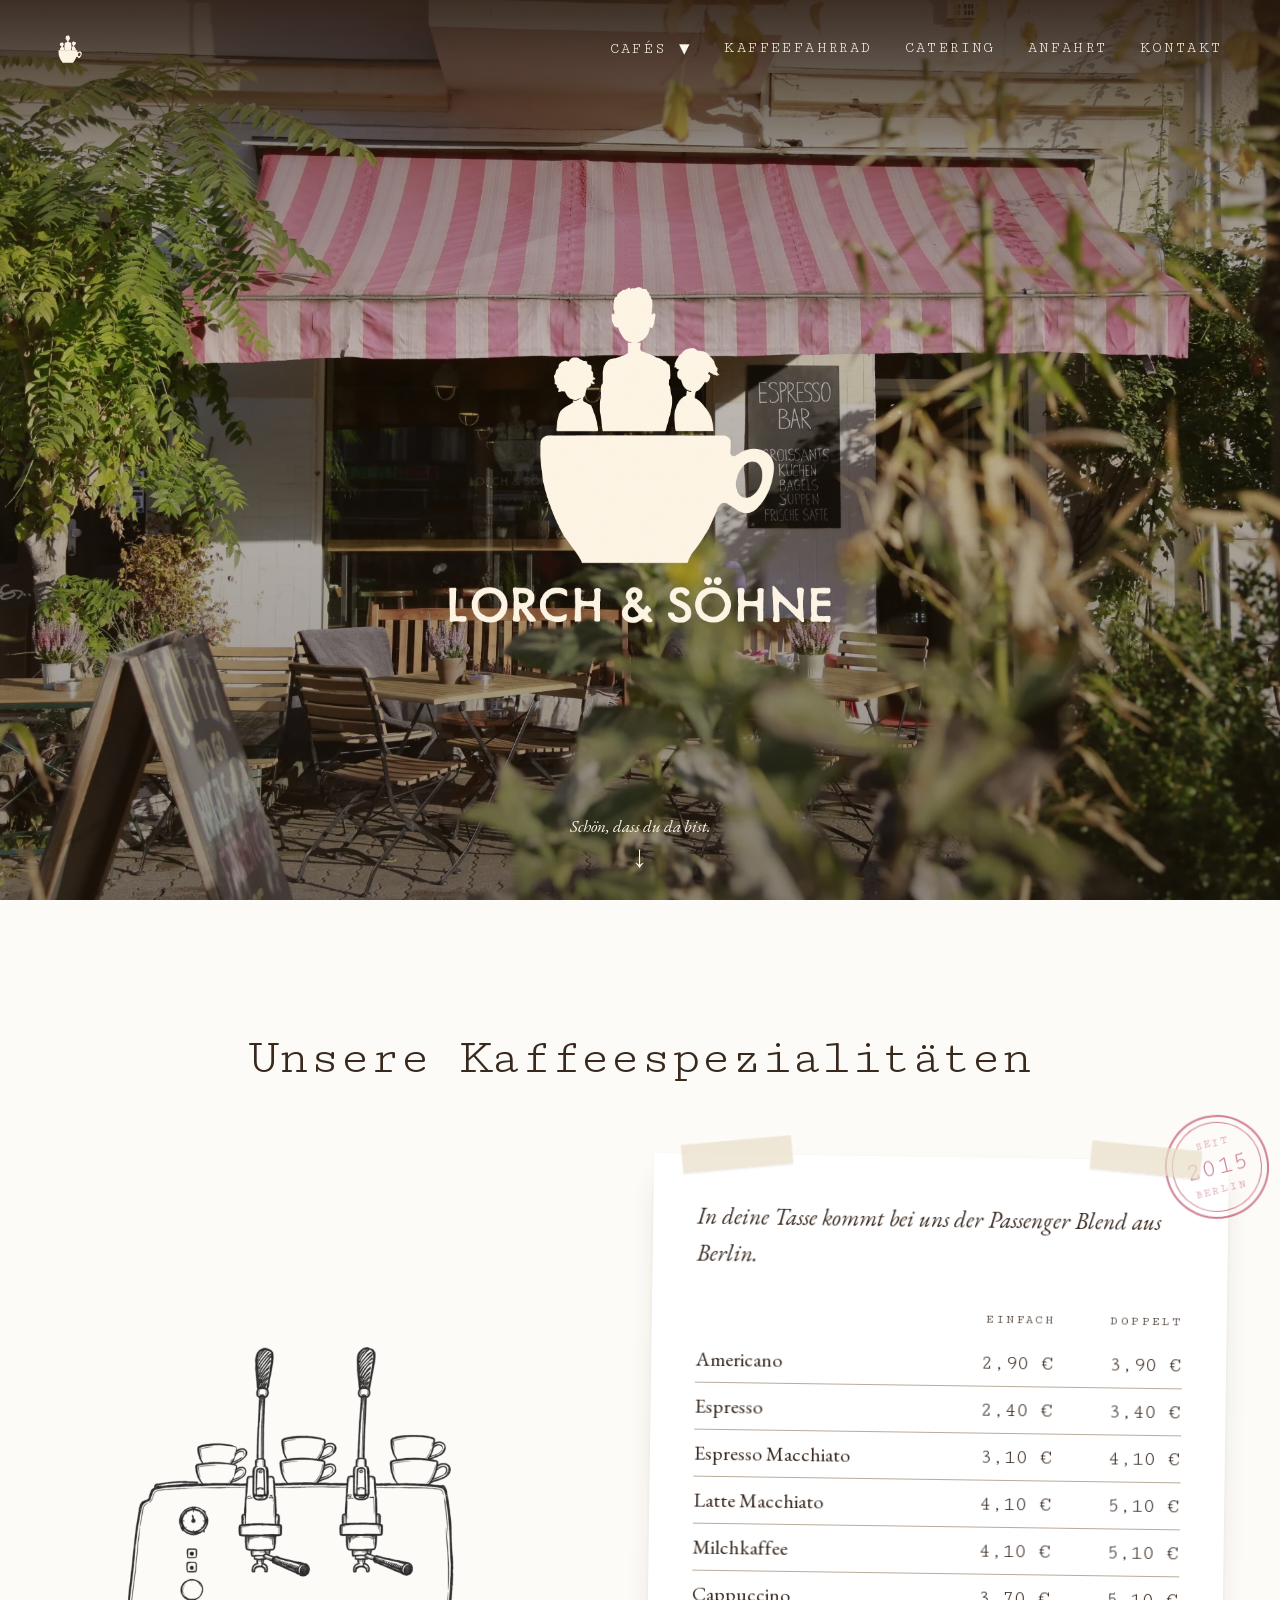
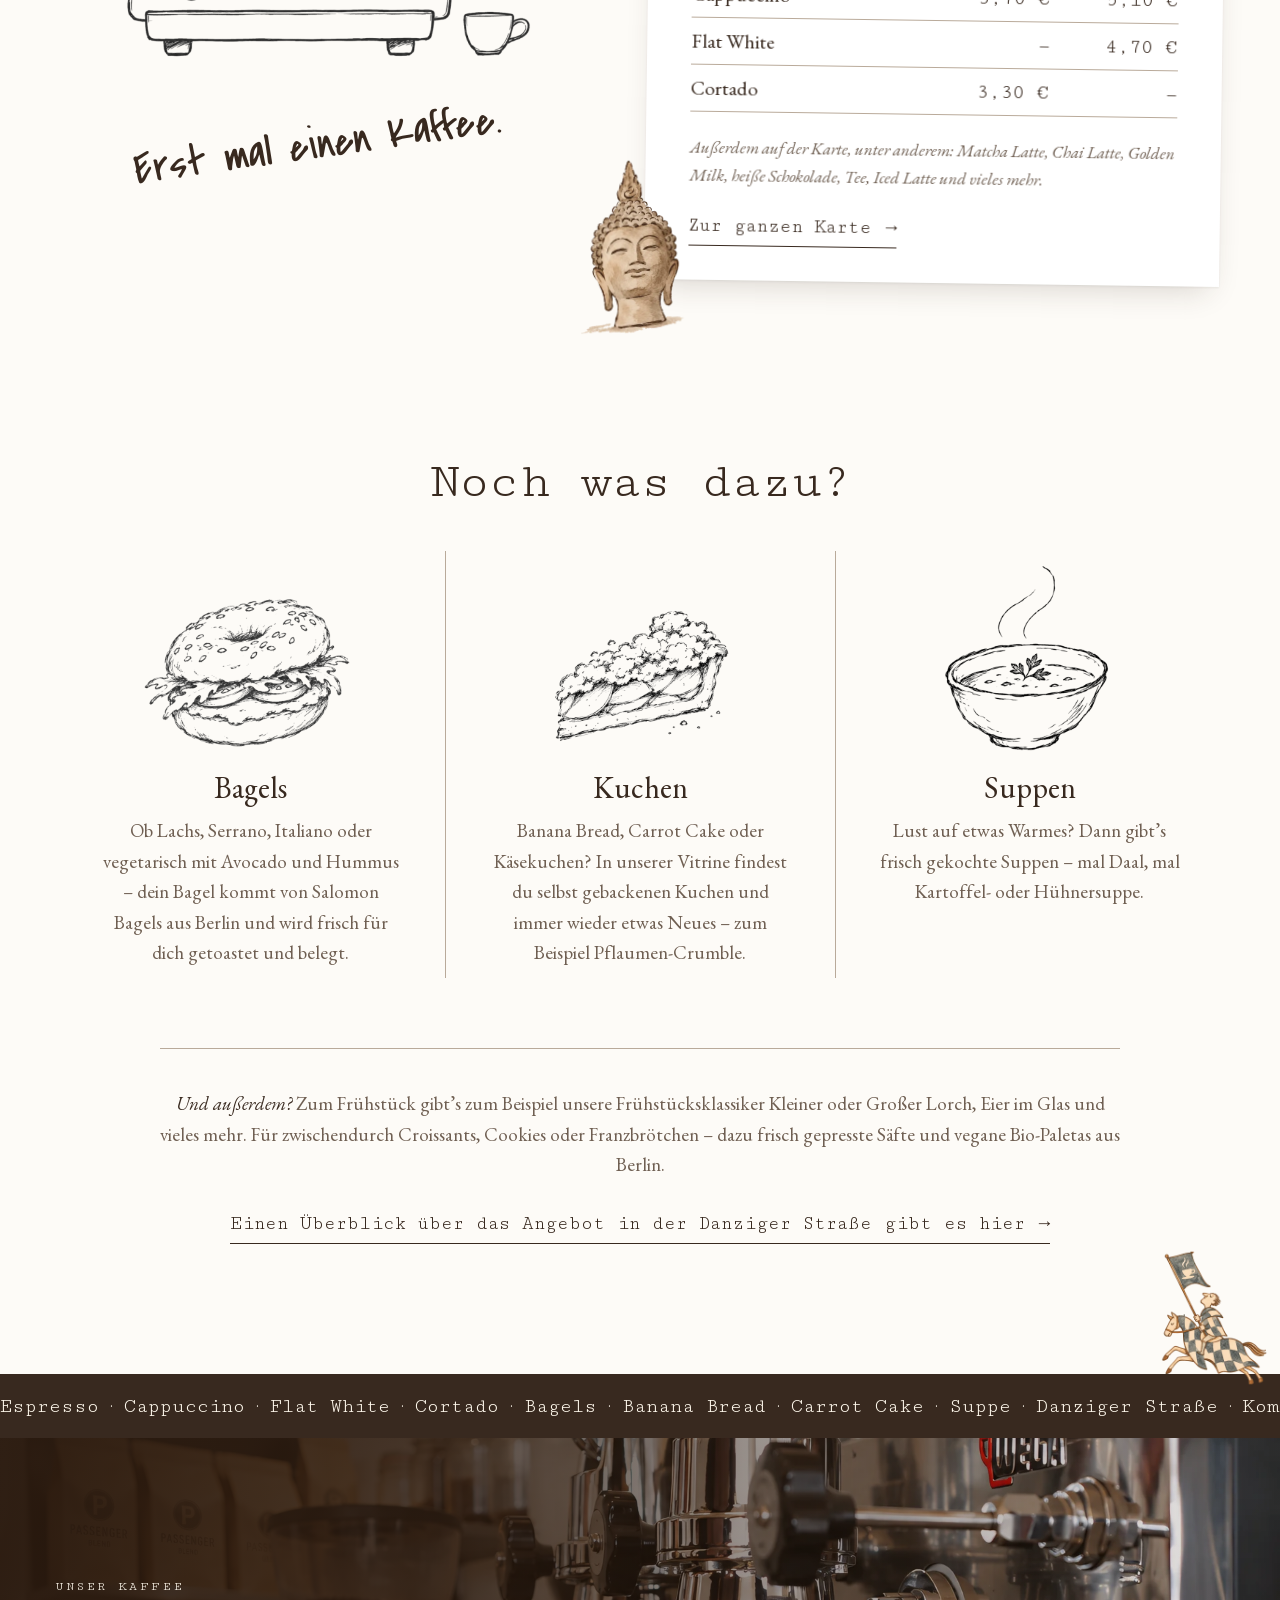
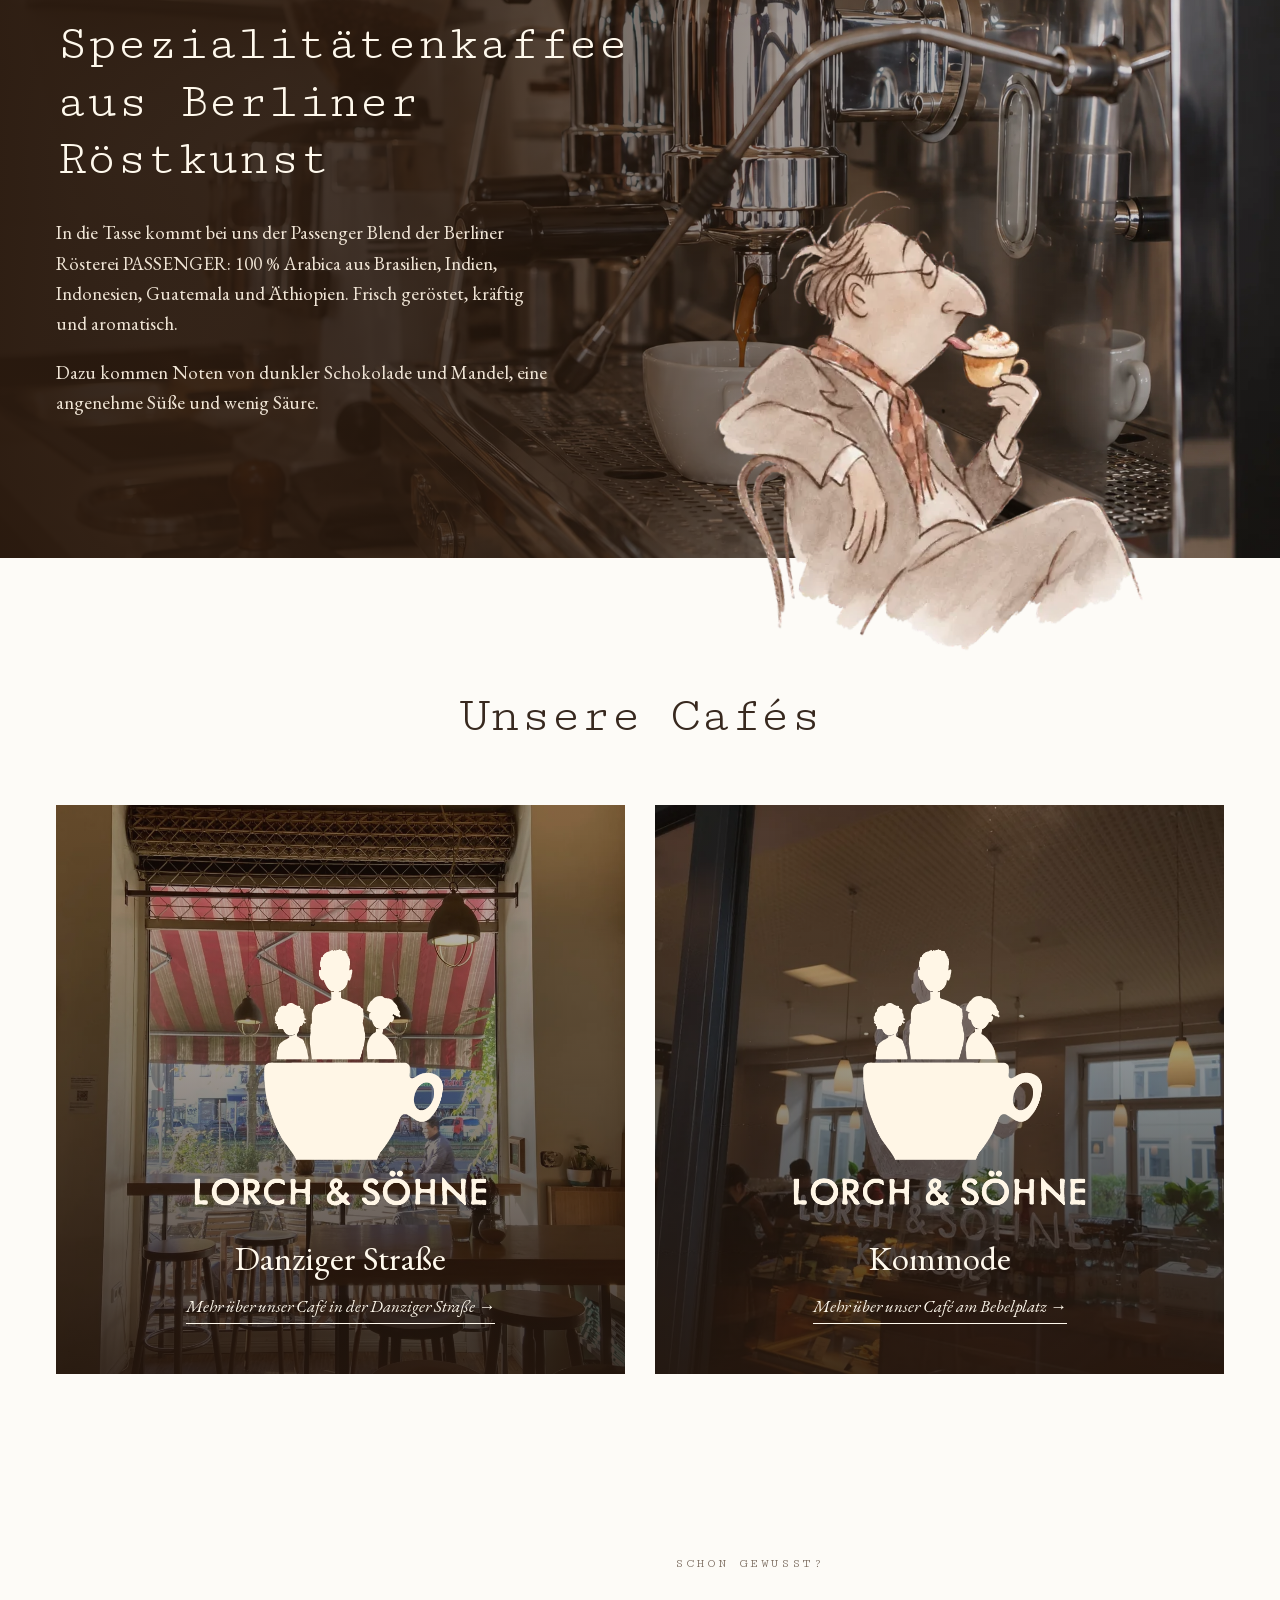
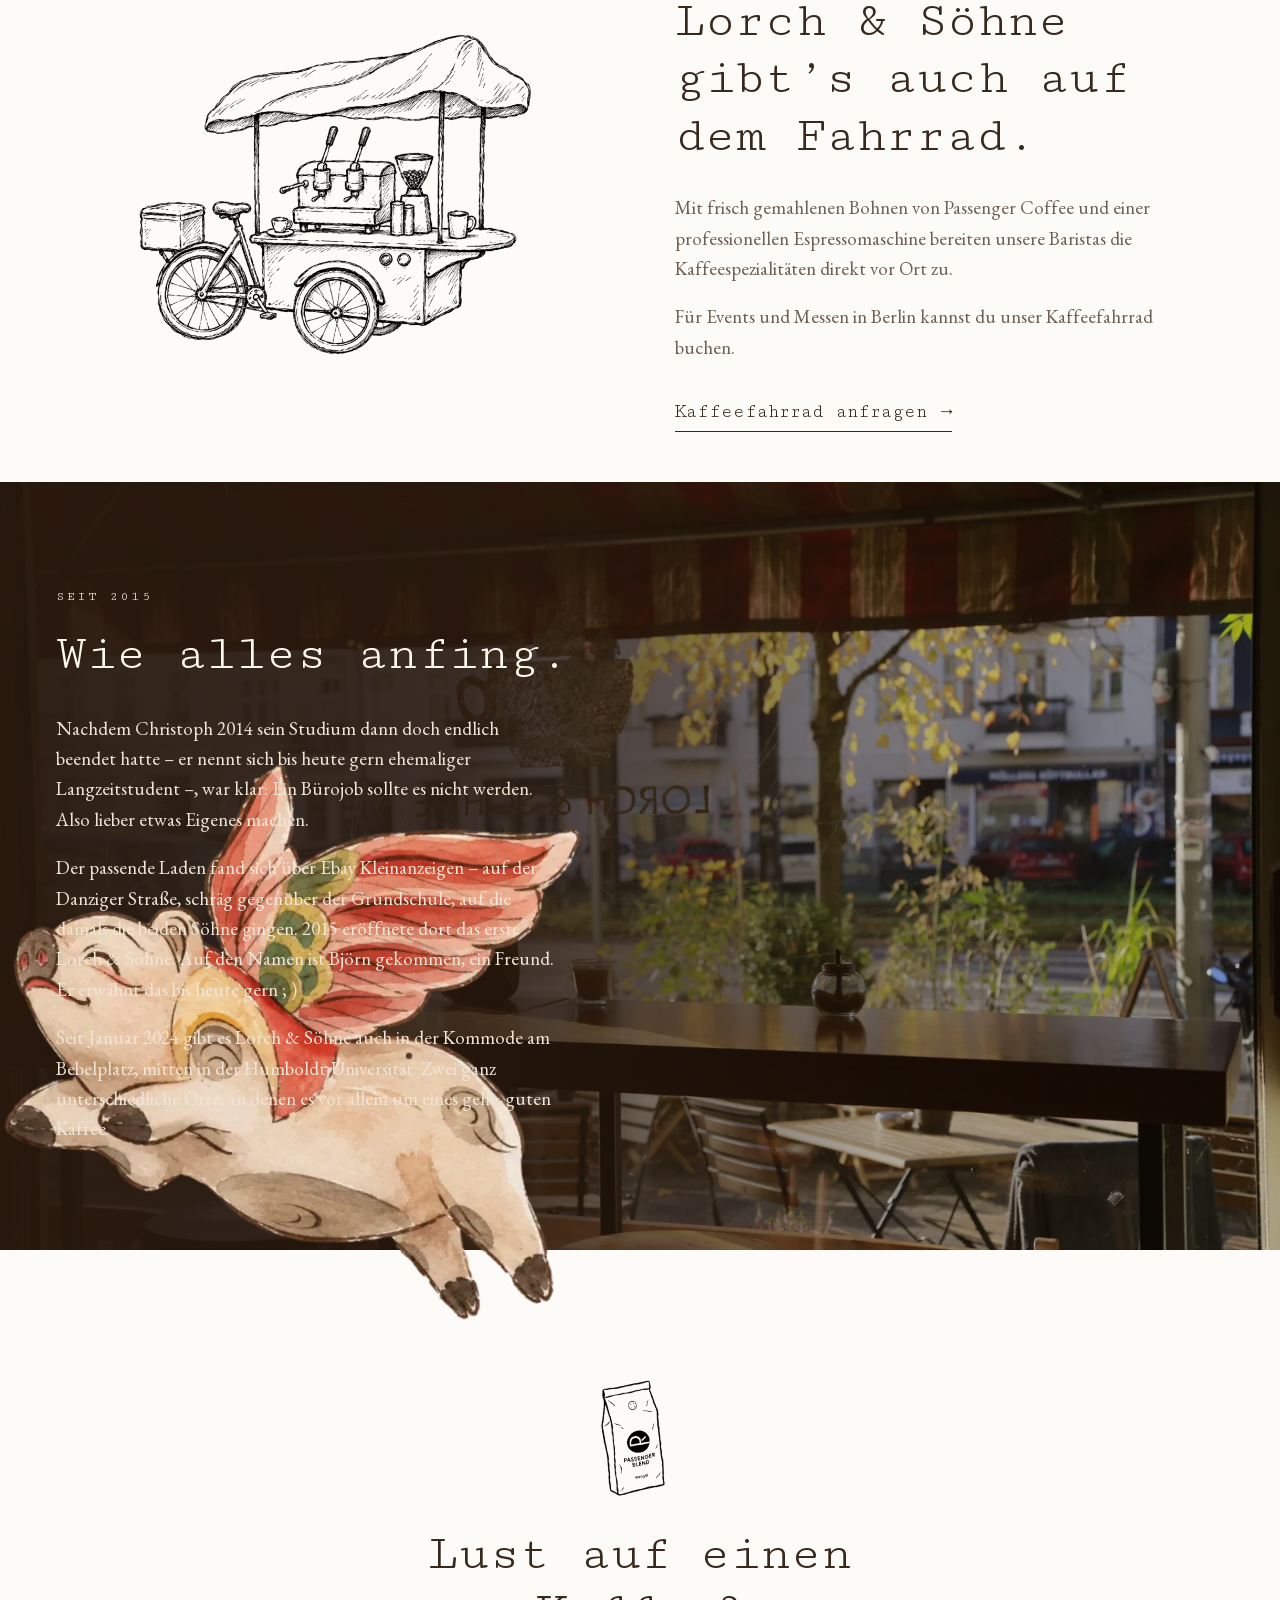
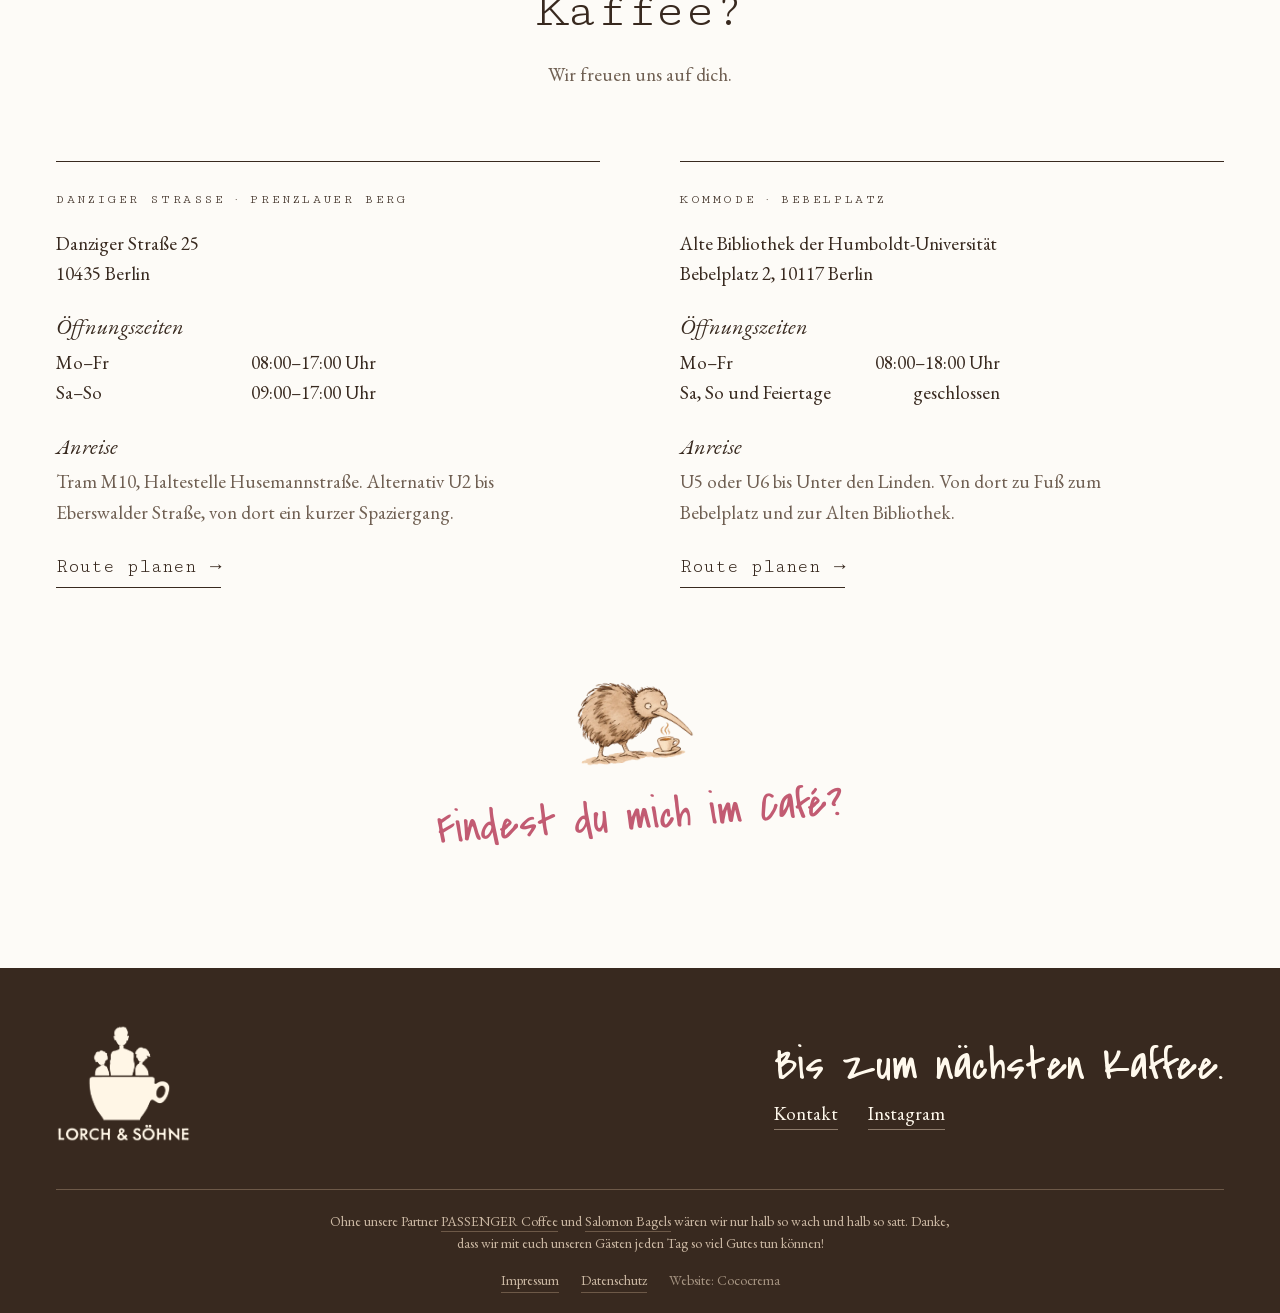
<file: index.html>
<!doctype html>
<html lang="de">
<head>
  <meta charset="utf-8">
  <meta name="viewport" content="width=device-width,initial-scale=1">
  <meta name="description" content="Lorch &amp; Söhne: Cafés und Espressobars in Berlin – Danziger Straße (Prenzlauer Berg) und am Bebelplatz (Mitte). Espresso, Bagels, Kuchen &amp; Kaffeefahrrad.">
  <meta name="theme-color" content="#35271e">
  <title>Lorch &amp; Söhne – Cafés in Berlin Prenzlauer Berg und Mitte</title>
  <!-- Hauptadresse dieser Seite: so weiß Google, dass Testkopien nicht das Original sind -->
  <link rel="canonical" href="https://lorchundsoehne.de/">
  <!-- Startbild vorladen: Handy bekommt die kleine Hochformat-Version (-mobil), Desktop die große -->
  <link rel="preload" href="assets/bilder/lorch-und-soehne-cafe-terrasse-mobil.webp" as="image" fetchpriority="high" media="(max-width: 800px)">
  <link rel="preload" href="assets/bilder/lorch-und-soehne-cafe-terrasse.webp" as="image" fetchpriority="high" media="(min-width: 801px)">
  <link rel="preload" href="assets/fonts/ebgaramond-normal.woff2" as="font" type="font/woff2" crossorigin>
  <!-- Favicon: braune Tasse (assets/logos, 64 px); fürs iPhone weiterhin die Logo-Tasse -->
  <link rel="icon" type="image/webp" href="assets/bilder/lorch-und-soehne-favicon-whole-cup.webp">
  <link rel="apple-touch-icon" href="apple-touch-icon.png">
  <link rel="stylesheet" href="style.css?v=79">
  <script src="script.js?v=71" defer></script>
  <!-- Strukturierte Daten (schema.org, JSON-LD): verraten Google und KI-Agenten,
       wer Lorch & Söhne ist – Firma plus beide Cafés mit Adresse und Öffnungszeiten.
       Unsichtbar auf der Seite. Bei geänderten Zeiten bitte hier mit anpassen!
       Prüfen: https://search.google.com/test/rich-results
       Die E-Mail steht absichtlich NICHT hier (Schutz vor Adress-Sammlern; sie ist optional). -->
  <script type="application/ld+json">
  {
    "@context": "https://schema.org",
    "@graph": [
      {
        "@type": "Organization",
        "@id": "https://lorchundsoehne.de/#organisation",
        "name": "Lorch & Söhne",
        "url": "https://lorchundsoehne.de/",
        "logo": "https://lorchundsoehne.de/assets/bilder/lorch-und-soehne-logo.webp",
        "sameAs": ["https://www.instagram.com/lorch_und_soehne/"],
        "description": "Cafés und Espressobars in Berlin (Prenzlauer Berg und Mitte), Kaffeefahrrad mit Barista zum Mieten und Catering."
      },
      {
        "@type": "CafeOrCoffeeShop",
        "name": "Lorch & Söhne – Danziger Straße",
        "url": "https://lorchundsoehne.de/cafe-danziger-strasse.html",
        "image": "https://lorchundsoehne.de/assets/bilder/lorch-und-soehne-danziger-strasse-theke-kreidetafel.webp",
        "parentOrganization": { "@id": "https://lorchundsoehne.de/#organisation" },
        "servesCuisine": ["Kaffee", "Bagels", "Kuchen", "Suppen"],
        "address": {
          "@type": "PostalAddress",
          "streetAddress": "Danziger Straße 25",
          "postalCode": "10435",
          "addressLocality": "Berlin",
          "addressCountry": "DE"
        },
        "openingHoursSpecification": [
          { "@type": "OpeningHoursSpecification", "dayOfWeek": ["Monday","Tuesday","Wednesday","Thursday","Friday"], "opens": "08:00", "closes": "17:00" },
          { "@type": "OpeningHoursSpecification", "dayOfWeek": ["Saturday","Sunday"], "opens": "09:00", "closes": "17:00" }
        ]
      },
      {
        "@type": "CafeOrCoffeeShop",
        "name": "Lorch & Söhne – Kommode",
        "url": "https://lorchundsoehne.de/cafe-kommode.html",
        "image": "https://lorchundsoehne.de/assets/bilder/kommode/lorch-und-soehne-kommode-hinter-der-theke.webp",
        "parentOrganization": { "@id": "https://lorchundsoehne.de/#organisation" },
        "servesCuisine": ["Kaffee", "Kuchen"],
        "address": {
          "@type": "PostalAddress",
          "streetAddress": "Bebelplatz 2, Alte Bibliothek der Humboldt-Universität",
          "postalCode": "10117",
          "addressLocality": "Berlin",
          "addressCountry": "DE"
        },
        "openingHoursSpecification": [
          { "@type": "OpeningHoursSpecification", "dayOfWeek": ["Monday","Tuesday","Wednesday","Thursday","Friday"], "opens": "08:00", "closes": "18:00" }
        ]
      }
    ]
  }
  </script>
</head>
<body>
  <!--
    LORCH & SÖHNE – STARTSEITE
    Die Seite besteht aus diesen Bereichen (von oben nach unten):
    Startbild → Kaffeekarte → Speisen → Unser Kaffee → Espressobars →
    Kaffeefahrrad → Geschichte → Besuch → Fußbereich.
    Das Aussehen steht in style.css, dort in derselben Reihenfolge.
    Bilder liegen in assets/bilder/, Schriften in assets/fonts/.
  -->

  <!-- Unsichtbarer Link für Tastatur- und Screenreader-Nutzer:
       springt direkt zum Inhalt -->
  <a class="sprunglink" href="#inhalt">Zum Inhalt</a>

  <!-- ===== STARTBILD & NAVIGATION =====
       Terrassenfoto, Logo und Menü. Die Menüpunkte springen zu den
       Bereichen mit der passenden id (z. B. href="#karte" → id="karte").
       Die beiden Standorte oben links führen später auf die Unterseiten
       der Danziger Straße und der Kommode – dann nur das href ändern. -->
  <header class="startbild startbild-vollbild" id="anfang">
    <!-- Bis 800 px Breite lädt der Browser den hochformatigen Ausschnitt (-mobil, viel kleiner) -->
    <picture>
      <source media="(max-width: 800px)" srcset="assets/bilder/lorch-und-soehne-cafe-terrasse-mobil.webp">
      <img class="startbild-foto" src="assets/bilder/lorch-und-soehne-cafe-terrasse.webp" width="1920" height="1280" alt="Die sonnige Terrasse von Lorch & Söhne unter der rosé gestreiften Markise" fetchpriority="high">
    </picture>
    <div class="startbild-abdunklung"></div>
    <div class="kopfleiste">
      <div class="standorte-links">
        <!-- Home: die Kaffeetasse mit den drei Lorchs, führt zur Startseite -->
        <a class="home-tasse" href="index.html" aria-label="Lorch & Söhne – Startseite"><img class="logo-hell" src="assets/bilder/lorch-und-soehne-logo-tasse.webp" width="360" height="420" alt=""></a>
      </div>
      <button class="navigation-button" type="button" popovertarget="navigation">
        <span class="sr-only">Menü</span><span class="navigation-icon" aria-hidden="true"></span>
      </button>
      <nav id="navigation" popover aria-label="Hauptnavigation">
        <a class="nav-home" href="#anfang">Home</a>
        <!-- Ausklappmenü: am Desktop klappt die Liste beim Drüberfahren
             (oder per Tastatur) unter „Cafés“ auf.
             Ein drittes Café einfach als weiteren <a> ergänzen. -->
        <div class="ausklappmenue">
          <a href="#espressobars">Cafés <span class="ausklapp-pfeil" aria-hidden="true">▾</span></a>
          <div class="ausklappmenue-liste">
            <a href="cafe-danziger-strasse.html">Danziger Straße</a>
            <a href="cafe-kommode.html">Kommode</a>
            <!-- zusätzlich zum eigenen Menüpunkt: das Rad als „drittes Café“ -->
            <a href="kaffeefahrrad-mieten.html">Kaffeefahrrad</a>
          </div>
        </div>
        <a href="kaffeefahrrad-mieten.html">Kaffeefahrrad</a>
        <a href="catering.html">Catering</a>
        <!-- „Anfahrt“ springt direkt zur ersten Adresse (Danziger Straße) -->
        <a href="#danziger">Anfahrt</a>
        <a href="kontakt.html">Kontakt</a>
      </nav>
    </div>
    <!-- H1 der Startseite: sichtbar ist nur das Logo (alt „Lorch & Söhne“),
         der Zusatz ist nur für Google und Screenreader da (.sr-only) -->
    <h1 class="startbild-logo">
      <img src="assets/bilder/lorch-und-soehne-logo.webp" width="591" height="532" alt="Lorch & Söhne" class="logo-hell">
      <span class="sr-only"> – Cafés &amp; Espressobars in Berlin, Prenzlauer Berg und Mitte</span>
    </h1>
    <a class="startbild-weiter" href="#inhalt">
      <span>Schön, dass du da bist.</span><span aria-hidden="true">↓</span>
    </a>
  </header>
  <main id="inhalt">

    <!-- ===== KAFFEEKARTE =====
         Preise ändern: einfach die Zahlen in der Tabelle unten anpassen.
         Ein neues Getränk = eine neue <tr>…</tr>-Zeile kopieren.
         „—“ bedeutet: gibt es in dieser Größe nicht. -->

    <section class="kaffeekarte-section inhaltsbreite" id="karte" aria-labelledby="kaffeekarte-titel">
      <h2 id="kaffeekarte-titel">Unsere Kaffeespezialitäten</h2>
      <div class="kaffeekarte">
        <div class="espressomaschine-bild">
          <img src="assets/bilder/lorch-und-soehne-espressomaschine-illustration.webp" width="800" height="800" alt="Gezeichnete Espressomaschine mit zwei Handhebeln und gestapelten Tassen" loading="lazy">
          <p class="handschrift">Erst mal einen Kaffee.</p>
        </div>
        <div class="preisliste">
          <!-- Stempel und Klebestreifen sind nur Deko -->
          <div class="stempel" aria-hidden="true"><span>Seit</span>2015<span>Berlin</span></div>
          <p class="preisliste-einleitung">In deine Tasse kommt bei uns der Passenger Blend aus Berlin.</p>
          <table>
            <caption class="sr-only">Unsere Kaffeespezialitäten, Preise in Euro</caption>
            <thead>
              <tr>
                <th scope="col"><span class="sr-only">Kaffeespezialität</span></th>
                <th scope="col">Einfach</th>
                <th scope="col">Doppelt</th>
              </tr>
            </thead>
            <tbody>
              <!-- INHALT danziger.karte.kaffee tabelle ANFANG -->
              <tr>
                <th scope="row">Americano</th>
                <td>2,90 €</td>
                <td>3,90 €</td>
              </tr>
              <tr>
                <th scope="row">Espresso</th>
                <td>2,40 €</td>
                <td>3,40 €</td>
              </tr>
              <tr>
                <th scope="row">Espresso Macchiato</th>
                <td>3,10 €</td>
                <td>4,10 €</td>
              </tr>
              <tr>
                <th scope="row">Latte Macchiato</th>
                <td>4,10 €</td>
                <td>5,10 €</td>
              </tr>
              <tr>
                <th scope="row">Milchkaffee</th>
                <td>4,10 €</td>
                <td>5,10 €</td>
              </tr>
              <tr>
                <th scope="row">Cappuccino</th>
                <td>3,70 €</td>
                <td>5,10 €</td>
              </tr>
              <tr>
                <th scope="row">Flat White</th>
                <td>—</td>
                <td>4,70 €</td>
              </tr>
              <tr>
                <th scope="row">Cortado</th>
                <td>3,30 €</td>
                <td>—</td>
              </tr>
              <!-- INHALT ENDE -->
            </tbody>
          </table>
          <p class="preisliste-hinweis">Außerdem auf der Karte, unter anderem: Matcha Latte, Chai Latte, Golden Milk, heiße Schokolade, Tee, Iced Latte und vieles mehr.</p>
          <!-- Link zur ganzen Karte (Danziger-Seite, springt zu id="karte") -->
          <p class="preisliste-link"><a class="textlink" href="cafe-danziger-strasse.html#karte">Zur ganzen Karte <span aria-hidden="true">→</span></a></p>
          <!-- Figur aus der Bar: der Buddha – der Einzige, der nie wackelt -->
          <div class="figur figur-buddha" aria-hidden="true">
            <img src="assets/bilder/lorch-und-soehne-buddha-illustration.webp" width="600" height="600" alt="Gezeichneter Buddha-Kopf, eine der Figuren aus der Bar von Lorch &amp; Söhne" loading="lazy">
          </div>
        </div>
      </div>
    </section>

    <!-- ===== SPEISEN: BAGELS, KUCHEN, SUPPEN =====
         Ein <article class="speise"> pro Gericht (Bild, Überschrift, Text). -->

    <section class="speisen-section inhaltsbreite" aria-labelledby="speisen-titel">
      <h2 id="speisen-titel">Noch was dazu?</h2>
      <div class="speisen-raster">
        <article class="speise">
          <img src="assets/bilder/lorch-und-soehne-bagel-illustration.webp" width="600" height="600" alt="Gezeichneter belegter Bagel" loading="lazy">
          <h3>Bagels</h3>
          <p>Ob Lachs, Serrano, Italiano oder vegetarisch mit Avocado und Hummus – dein Bagel kommt von Salomon Bagels aus Berlin und wird frisch für dich getoastet und belegt.</p>
        </article>
        <article class="speise">
          <img src="assets/bilder/lorch-und-soehne-kuchen-illustration.webp" width="600" height="600" alt="Gezeichnetes Stück Kuchen" loading="lazy">
          <h3>Kuchen</h3>
          <p>Banana Bread, Carrot Cake oder Käsekuchen? In unserer Vitrine findest du selbst gebackenen Kuchen und immer wieder etwas Neues – zum Beispiel Pflaumen-Crumble.</p>
        </article>
        <article class="speise">
          <img src="assets/bilder/lorch-und-soehne-suppe-illustration.webp" width="600" height="600" alt="Gezeichnete Schale Suppe" loading="lazy">
          <h3>Suppen</h3>
          <p>Lust auf etwas Warmes? Dann gibt’s frisch gekochte Suppen – mal Daal, mal Kartoffel- oder Hühnersuppe.</p>
        </article>
      </div>
      <div class="speisen-ausserdem">
        <p><em>Und außerdem?</em> Zum Frühstück gibt’s zum Beispiel unsere Frühstücksklassiker Kleiner oder Großer Lorch, Eier im Glas und vieles mehr. Für zwischendurch Croissants, Cookies oder Franzbrötchen – dazu frisch gepresste Säfte und vegane Bio-Paletas aus Berlin.</p>
        <!-- Führt direkt zur Karte auf der Danziger-Unterseite -->
        <a class="textlink" href="cafe-danziger-strasse.html#karte">Einen Überblick über das Angebot in der Danziger Straße gibt es hier <span aria-hidden="true">→</span></a>
      </div>
    </section>

    <!-- ===== LAUFBAND =====
         Schreibmaschinen-Band, das langsam durchläuft (nur Deko).
         Der Text steht zweimal drin, damit das Band ohne Lücke läuft –
         bei Änderungen bitte beide Hälften gleich anpassen. -->

    <!-- Figur aus der Bar: der Ritter mit Kaffeefahne reitet beim Scrollen
         über das Laufband (Bewegung steuert script.js) -->
    <div class="ritter-bahn" aria-hidden="true">
      <img class="figur-ritter" src="assets/bilder/lorch-und-soehne-ritter-illustration.webp" width="600" height="600" alt="Gezeichneter Ritter mit Kaffeefahne auf seinem Pferd" loading="lazy">
    </div>
    <div class="laufband" aria-hidden="true">
      <div class="laufband-text">
        <span>Espresso · Cappuccino · Flat White · Cortado · Bagels · Banana Bread · Carrot Cake · Suppe · Danziger Straße · Kommode · </span><span>Espresso · Cappuccino · Flat White · Cortado · Bagels · Banana Bread · Carrot Cake · Suppe · Danziger Straße · Kommode · </span>
      </div>
    </div>

    <!-- ===== UNSER KAFFEE (Foto-Bereich) ===== -->

    <section class="foto-section kaffee-section" id="kaffee" aria-labelledby="kaffee-titel">
      <img class="section-foto" src="assets/bilder/lorch-und-soehne-espresso-maschine.webp" srcset="assets/bilder/lorch-und-soehne-espresso-maschine-mobil.webp 800w, assets/bilder/lorch-und-soehne-espresso-maschine.webp 1920w" sizes="(max-width: 800px) 100vw, 1200px" width="1920" height="1280" alt="Frischer Espresso läuft aus der glänzenden WEGA-Maschine in eine Tasse" loading="lazy">
      <div class="foto-abdunklung"></div>
      <div class="inhaltsbreite foto-inhalt">
        <div class="foto-text">
          <p class="dachzeile">Unser Kaffee</p>
          <h2 id="kaffee-titel">Spezialitätenkaffee aus Berliner Röstkunst</h2>
          <p><!--i:texte.startseite.kaffee_1-->In die Tasse kommt bei uns der Passenger Blend der Berliner Rösterei PASSENGER: 100 % Arabica aus Brasilien, Indien, Indonesien, Guatemala und Äthiopien. Frisch geröstet, kräftig und aromatisch.<!--/i--></p>
          <p><!--i:texte.startseite.kaffee_2-->Dazu kommen Noten von dunkler Schokolade und Mandel, eine angenehme Süße und wenig Säure.<!--/i--></p>
        </div>
      </div>
    </section>

    <!-- ===== CAFÉS (Klassen heißen weiter „espressobar…“) =====
         Zwei quadratische Kacheln mit Foto, Logo, Standort und Link.
         Die Links führen später auf die Unterseiten – dann nur das href ändern. -->

    <section class="espressobars-section inhaltsbreite" id="espressobars" aria-labelledby="espressobars-titel">
      <!-- Figur aus der Bar: der Genießer im Stuhl -->
      <div class="figur figur-geniesser" aria-hidden="true">
        <img src="assets/bilder/lorch-und-soehne-geniesser-illustration.webp" width="600" height="600" alt="Gezeichneter Genießer mit einer Tasse Kaffee" loading="lazy">
      </div>
      <h2 id="espressobars-titel">Unsere Cafés</h2>
      <!-- Bilder in den Kacheln mit leerem alt: Der Link heißt sonst
           „Foto … Logo … Danziger Straße … Mehr über …“ – Überschrift
           und Linktext reichen als Beschreibung. -->
      <div class="espressobars-raster">
        <a class="espressobar-kachel" href="cafe-danziger-strasse.html">
          <img class="espressobar-foto" src="assets/bilder/lorch-und-soehne-cafe-danziger-strasse-innen.webp" srcset="assets/bilder/lorch-und-soehne-cafe-danziger-strasse-innen-mobil.webp 800w, assets/bilder/lorch-und-soehne-cafe-danziger-strasse-innen.webp 1600w" sizes="(max-width: 800px) 100vw, 1200px" width="1600" height="1066" alt="" loading="lazy">
          <img class="logo-hell espressobar-logo" src="assets/bilder/lorch-und-soehne-logo.webp" width="591" height="532" alt="" loading="lazy">
          <h3 class="espressobar-standort">Danziger Straße</h3>
          <span class="espressobar-link">Mehr über unser Café in der Danziger Straße <span aria-hidden="true">→</span></span>
        </a>
        <a class="espressobar-kachel" href="cafe-kommode.html">
          <img class="espressobar-foto" src="assets/bilder/lorch-und-soehne-cafe-kommode-bebelplatz.webp" srcset="assets/bilder/lorch-und-soehne-cafe-kommode-bebelplatz-mobil.webp 800w, assets/bilder/lorch-und-soehne-cafe-kommode-bebelplatz.webp 1400w" sizes="(max-width: 800px) 100vw, 1200px" width="1400" height="788" alt="" loading="lazy">
          <img class="logo-hell espressobar-logo" src="assets/bilder/lorch-und-soehne-logo.webp" width="591" height="532" alt="" loading="lazy">
          <h3 class="espressobar-standort">Kommode</h3>
          <span class="espressobar-link">Mehr über unser Café am Bebelplatz <span aria-hidden="true">→</span></span>
        </a>
      </div>
    </section>

    <!-- ===== KAFFEEFAHRRAD ===== -->

    <!-- Inhalt mittig in .inhaltsbreite -->
    <section class="kaffeefahrrad-section" id="kaffeefahrrad" aria-labelledby="kaffeefahrrad-titel">
      <div class="kaffeefahrrad-inhalt inhaltsbreite">
        <img class="kaffeefahrrad-bild" src="assets/bilder/lorch-und-soehne-kaffeefahrrad-illustration.webp" width="800" height="800" alt="Gezeichnetes Kaffeefahrrad mit Sonnendach und Espressomaschine" loading="lazy">
        <div class="kaffeefahrrad-text">
          <p class="dachzeile">Schon gewusst?</p>
          <h2 id="kaffeefahrrad-titel">Lorch & Söhne gibt’s auch auf dem Fahrrad.</h2>
          <p>Mit frisch gemahlenen Bohnen von Passenger Coffee und einer professionellen Espressomaschine bereiten unsere Baristas die Kaffeespezialitäten direkt vor Ort zu.</p>
          <p>Für Events und Messen in Berlin kannst du unser Kaffeefahrrad buchen.</p>
          <a class="textlink" href="kaffeefahrrad-mieten.html#anfrage">Kaffeefahrrad anfragen <span aria-hidden="true">→</span></a>
        </div>
      </div>
    </section>

    <!-- ===== GESCHICHTE „Wie alles anfing“ (Foto-Bereich) ===== -->

    <section class="foto-section geschichte-section" id="geschichte" aria-labelledby="geschichte-titel">
      <img class="section-foto" src="assets/bilder/lorch-und-soehne-cafe-fenster.webp" srcset="assets/bilder/lorch-und-soehne-cafe-fenster-mobil.webp 800w, assets/bilder/lorch-und-soehne-cafe-fenster.webp 1600w" sizes="(max-width: 800px) 100vw, 1200px" width="1600" height="1067" alt="Vom Café aus auf die sonnige Danziger Straße schauen" loading="lazy">
      <div class="foto-abdunklung"></div>
      <!-- Figur aus der Bar: das fliegende Schwein schwebt beim Scrollen
           vom rechten Rand ins Bild (Bewegung steuert script.js) -->
      <img class="figur-schwein" src="assets/bilder/lorch-und-soehne-schwein-illustration.webp" width="600" height="600" alt="Gezeichnetes fliegendes Schwein mit Flügeln" loading="lazy">
      <div class="inhaltsbreite foto-inhalt">
        <div class="foto-text">
          <p class="dachzeile">Seit 2015</p>
          <h2 id="geschichte-titel">Wie alles anfing.</h2>
          <p><!--i:texte.startseite.geschichte_1-->Nachdem Christoph 2014 sein Studium dann doch endlich beendet hatte – er nennt sich bis heute gern ehemaliger Langzeitstudent –, war klar: Ein Bürojob sollte es nicht werden. Also lieber etwas Eigenes machen.<!--/i--></p>
          <p><!--i:texte.startseite.geschichte_2-->Der passende Laden fand sich über Ebay Kleinanzeigen – auf der Danziger Straße, schräg gegenüber der Grundschule, auf die damals die beiden Söhne gingen. 2015 eröffnete dort das erste Lorch &amp; Söhne. Auf den Namen ist Björn gekommen, ein Freund. Er erwähnt das bis heute gern ; )<!--/i--></p>
          <p><!--i:texte.startseite.geschichte_3-->Seit Januar 2024 gibt es Lorch &amp; Söhne auch in der Kommode am Bebelplatz, mitten in der Humboldt-Universität. Zwei ganz unterschiedliche Orte, an denen es vor allem um eines geht: guten Kaffee.<!--/i--></p>
        </div>
      </div>
    </section>

    <!-- ===== BESUCH: ADRESSEN & ÖFFNUNGSZEITEN =====
         Öffnungszeiten ändern: im jeweiligen <dl class="oeffnungszeiten">. -->

    <section class="besuch-section inhaltsbreite" id="besuch" aria-labelledby="besuch-titel">
      <div class="besuch-ueberschrift">
        <img class="kaffeebohnen-zeichnung" src="assets/bilder/lorch-und-soehne-passenger-blend-tuete-illustration.webp" width="734" height="734" alt="Eine gezeichnete Tüte Passenger Blend" loading="lazy">
        <h2 id="besuch-titel">Lust auf einen Kaffee?</h2>
        <p>Wir freuen uns auf dich.</p>
      </div>
      <div class="adressen-raster">
        <article class="adresse" id="danziger">
          <h3 class="dachzeile">Danziger Straße · Prenzlauer Berg</h3>
          <address><!--i:danziger.adresse.strasse-->Danziger Straße 25<!--/i--><br><!--i:danziger.adresse.plz_ort-->10435 Berlin<!--/i--></address>
          <h4>Öffnungszeiten</h4>
          <dl class="oeffnungszeiten">
            <!-- INHALT danziger.oeffnungszeiten kurz ANFANG -->
            <div>
              <dt>Mo–Fr</dt>
              <dd>08:00–17:00 Uhr</dd>
            </div>
            <div>
              <dt>Sa–So</dt>
              <dd>09:00–17:00 Uhr</dd>
            </div>
            <!-- INHALT ENDE -->
          </dl>
          <h4>Anreise</h4>
          <p class="anfahrt">Tram M10, Haltestelle Husemannstraße. Alternativ U2 bis Eberswalder Straße, von dort ein kurzer Spaziergang.</p>
          <a class="textlink" data-route="danziger" href="https://www.google.com/maps/dir/?api=1&amp;destination=Danziger+Stra%C3%9Fe+25%2C+10435+Berlin" target="_blank" rel="noopener noreferrer">Route planen <span aria-hidden="true">→</span></a>
        </article>
        <article class="adresse" id="kommode">
          <h3 class="dachzeile">Kommode · Bebelplatz</h3>
          <address><!--i:kommode.adresse.gebaeude-->Alte Bibliothek der Humboldt-Universität<!--/i--><br><!--i:kommode.adresse.strasse-->Bebelplatz 2<!--/i-->, <!--i:kommode.adresse.plz_ort-->10117 Berlin<!--/i--></address>
          <h4>Öffnungszeiten</h4>
          <dl class="oeffnungszeiten">
            <!-- INHALT kommode.oeffnungszeiten kurz ANFANG -->
            <div>
              <dt>Mo–Fr</dt>
              <dd>08:00–18:00 Uhr</dd>
            </div>
            <div>
              <dt>Sa, So und Feiertage</dt>
              <dd>geschlossen</dd>
            </div>
            <!-- INHALT ENDE -->
          </dl>
          <h4>Anreise</h4>
          <p class="anfahrt">U5 oder U6 bis Unter den Linden. Von dort zu Fuß zum Bebelplatz und zur Alten Bibliothek.</p>
          <a class="textlink" data-route="kommode" href="https://www.google.com/maps/dir/?api=1&amp;destination=Lorch+%26+S%C3%B6hne+Kommode%2C+Bebelplatz+2%2C+10117+Berlin" target="_blank" rel="noopener noreferrer">Route planen <span aria-hidden="true">→</span></a>
        </article>
      </div>
      <!-- Figur aus der Bar: der Kiwi – such ihn vor Ort! -->
      <!-- Bild ist Deko (alt leer), die Randnotiz darunter lesen Screenreader vor -->
      <div class="figur figur-kiwi">
        <img src="assets/bilder/lorch-und-soehne-kiwi-illustration.webp" width="600" height="600" alt="" loading="lazy">
        <p class="randnotiz">Findest du mich <br class="umbruch-handy">im Café?</p>
      </div>
    </section>
  </main>

  <!-- ===== FUSSBEREICH ===== -->
  <footer class="fussbereich">
    <div class="inhaltsbreite fussbereich-oben">
      <a href="#anfang" aria-label="Lorch & Söhne – zurück zum Anfang"><img class="logo-hell fussbereich-logo" src="assets/bilder/lorch-und-soehne-logo.webp" width="591" height="532" alt="Lorch & Söhne" loading="lazy"></a>
      <div>
        <p class="handschrift">Bis zum nächsten Kaffee.</p>
        <!-- Keine E-Mail-Adresse im Footer (steht nur auf der Kontaktseite) -->
        <a class="email-link" href="kontakt.html">Kontakt</a>
        <!-- Instagram-Profil, öffnet in neuem Tab -->
        <a class="instagram-link" href="https://www.instagram.com/lorch_und_soehne/" target="_blank" rel="noopener">Instagram</a>
      </div>
    </div>
    <div class="inhaltsbreite fussbereich-unten">
      <!-- Dank an die Partner (Kaffeebohnen und Bagels), Links öffnen in neuem Tab -->
      <p class="fussbereich-partner">Ohne unsere Partner <a href="https://www.passenger-coffee.de/" target="_blank" rel="noopener">PASSENGER Coffee</a> und <a href="https://www.salomon-bagels.de/" target="_blank" rel="noopener">Salomon Bagels</a> wären wir nur halb so wach und halb so satt. Danke, dass wir mit euch unseren Gästen jeden Tag so viel Gutes tun können!</p>
      <!-- Pflichtseiten -->
      <nav class="fussbereich-rechtliches" aria-label="Rechtliches">
        <a href="impressum.html">Impressum</a>
        <a href="datenschutz.html">Datenschutz</a>
        <a class="fussbereich-credit" href="https://cococrema.de/" target="_blank" rel="noopener">Website: Cococrema</a>
      </nav>
    </div>
  </footer>
</body>
</html>
</file>
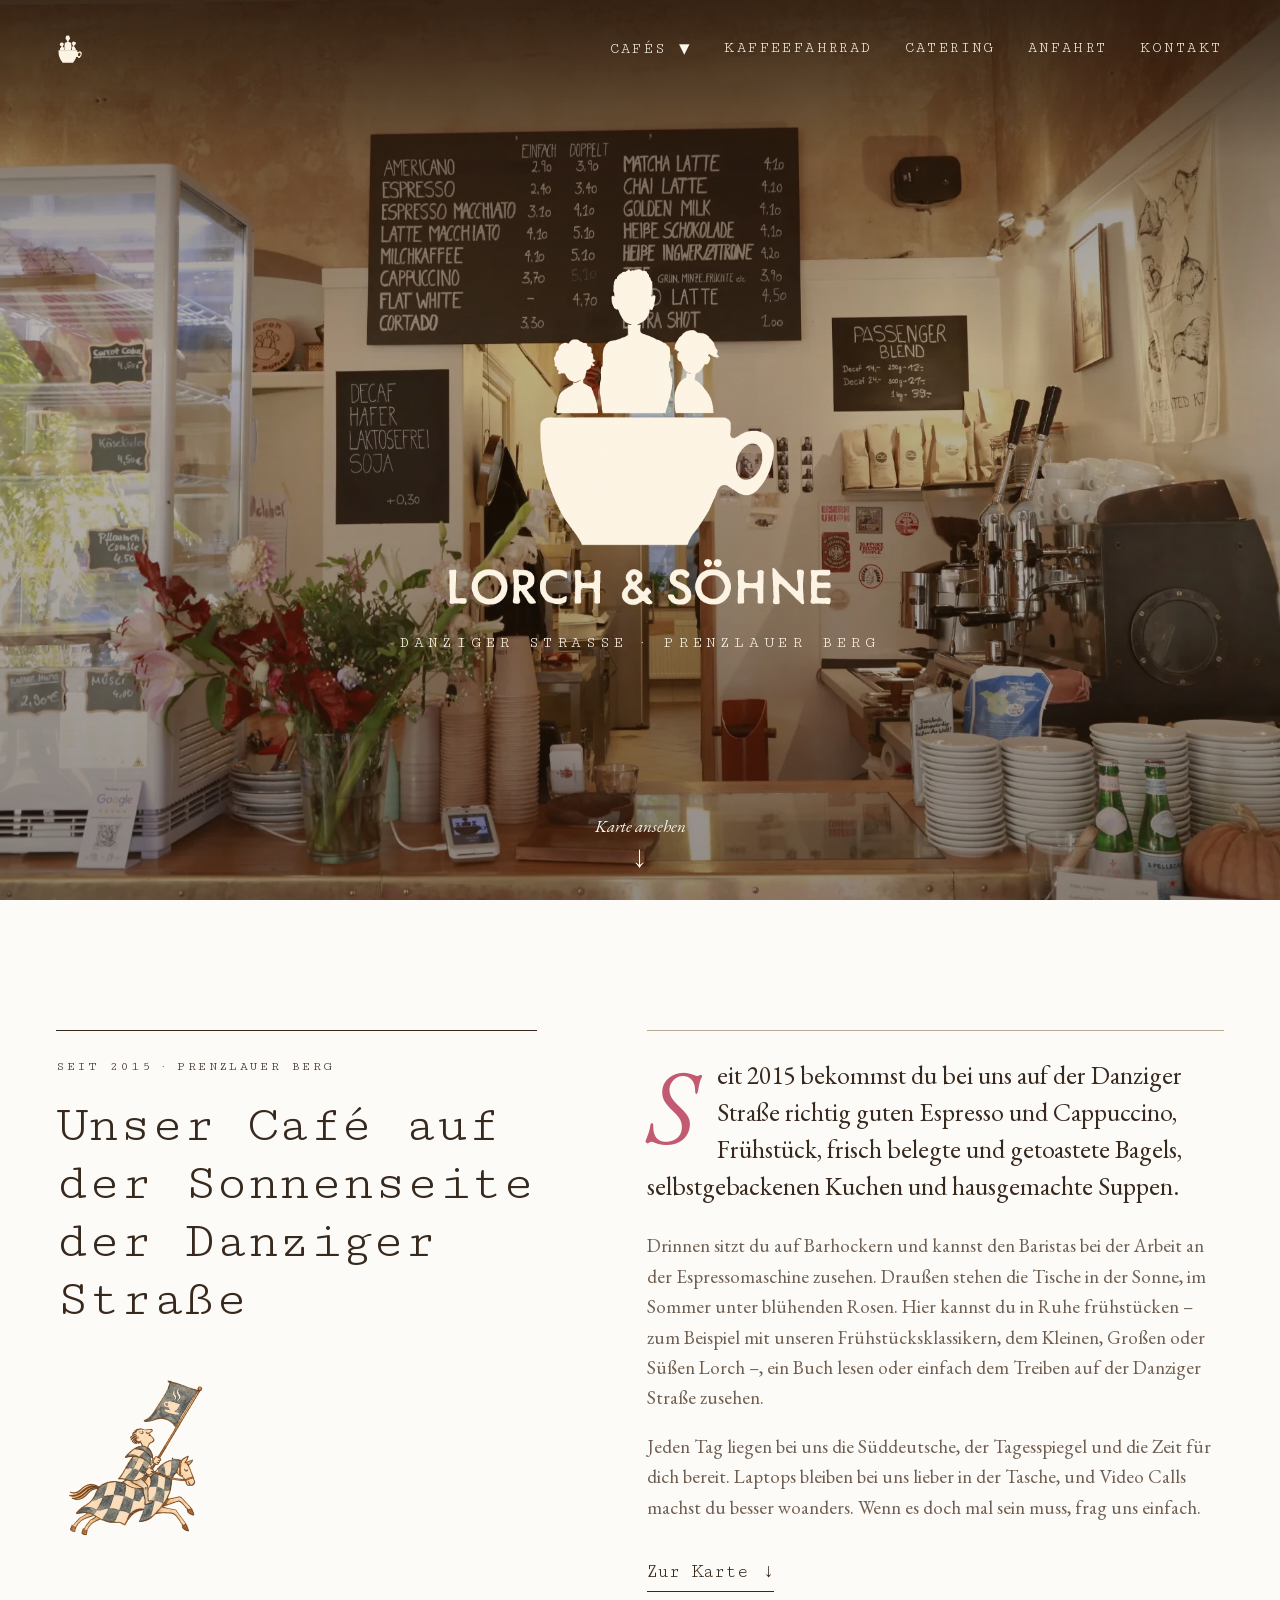
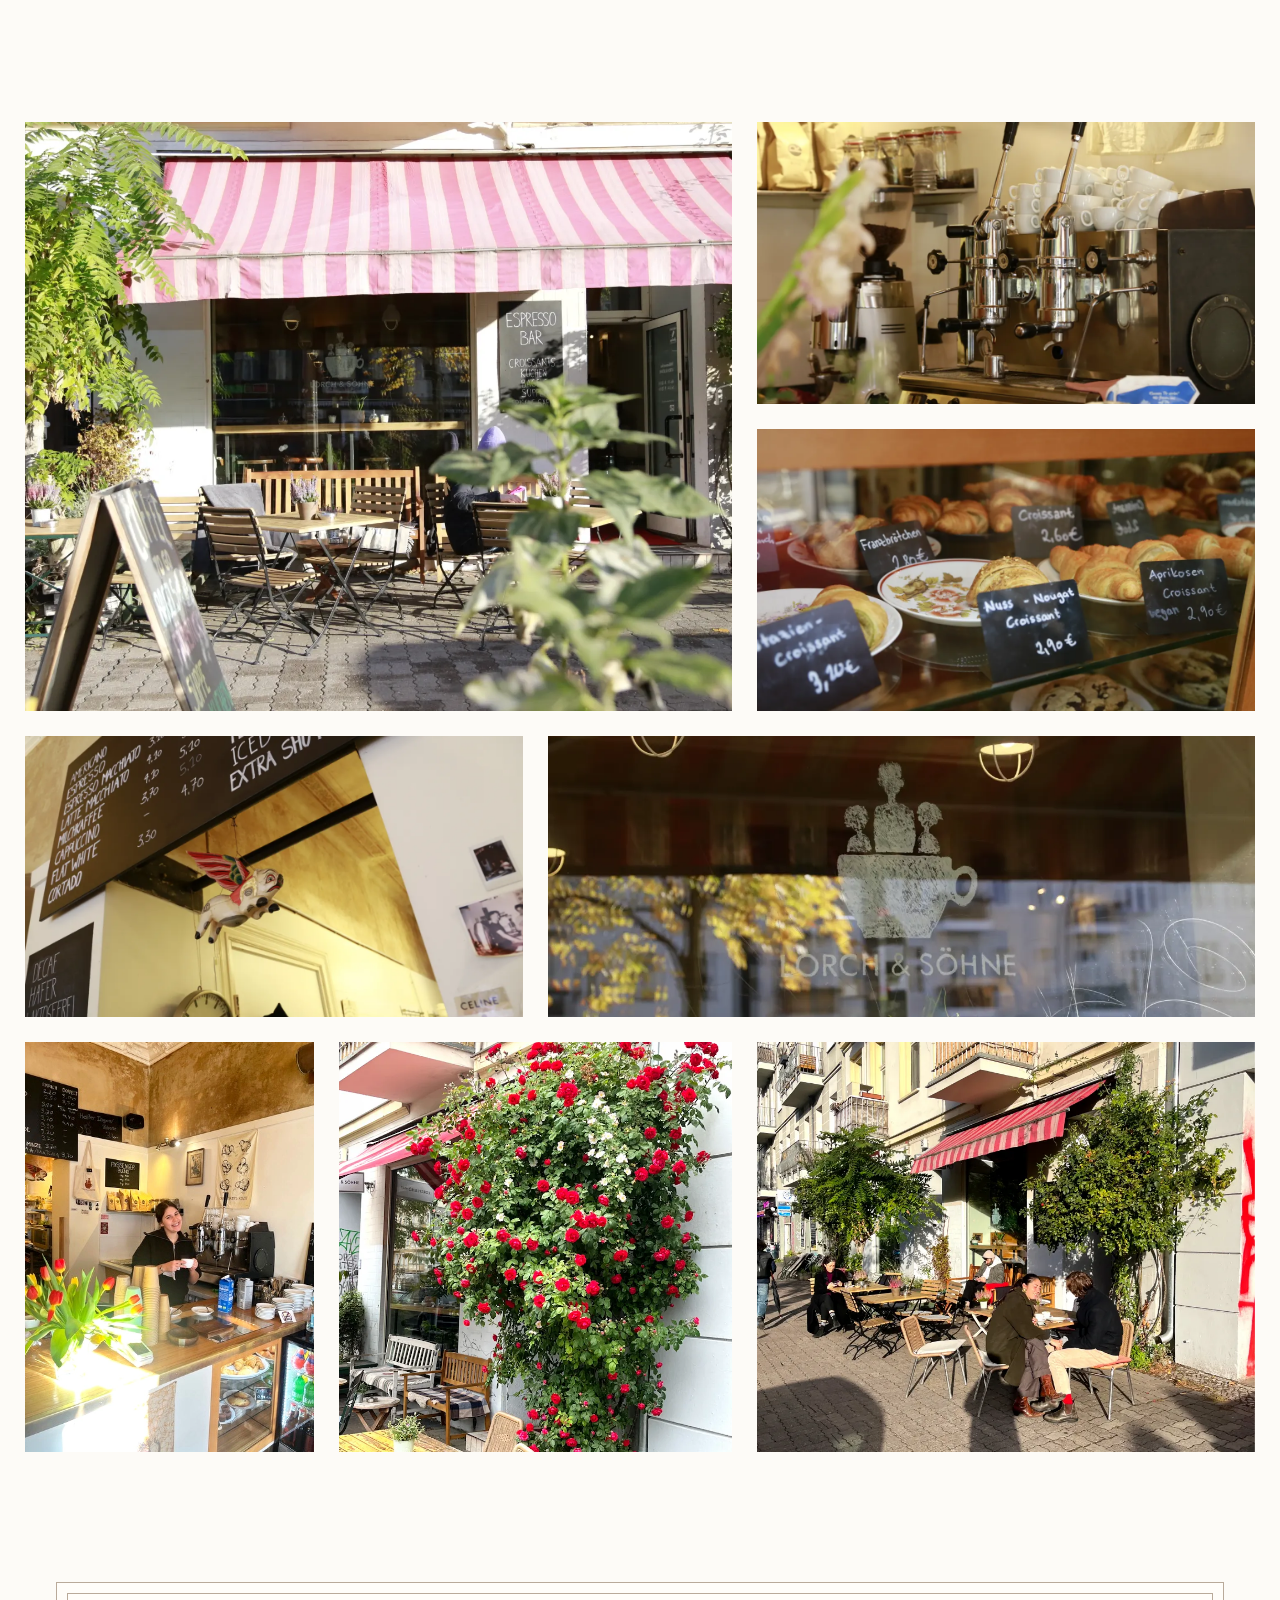
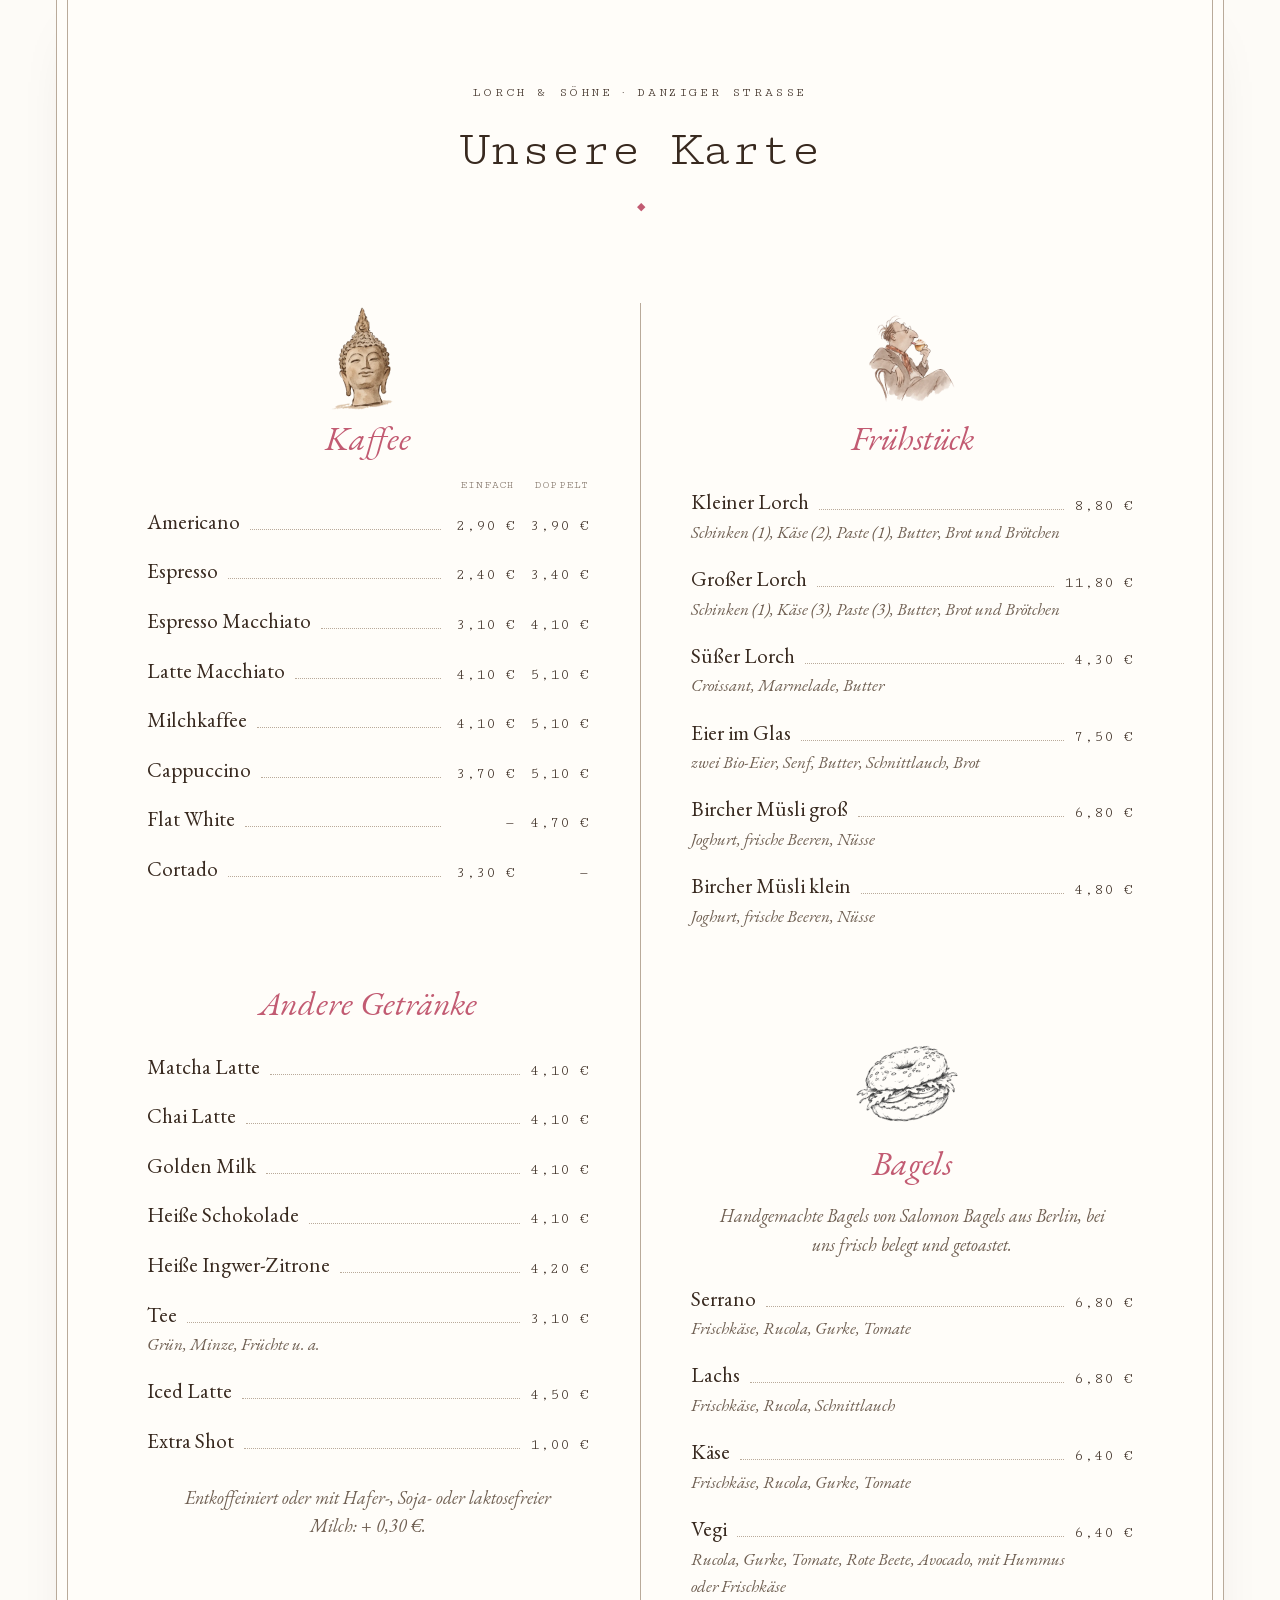
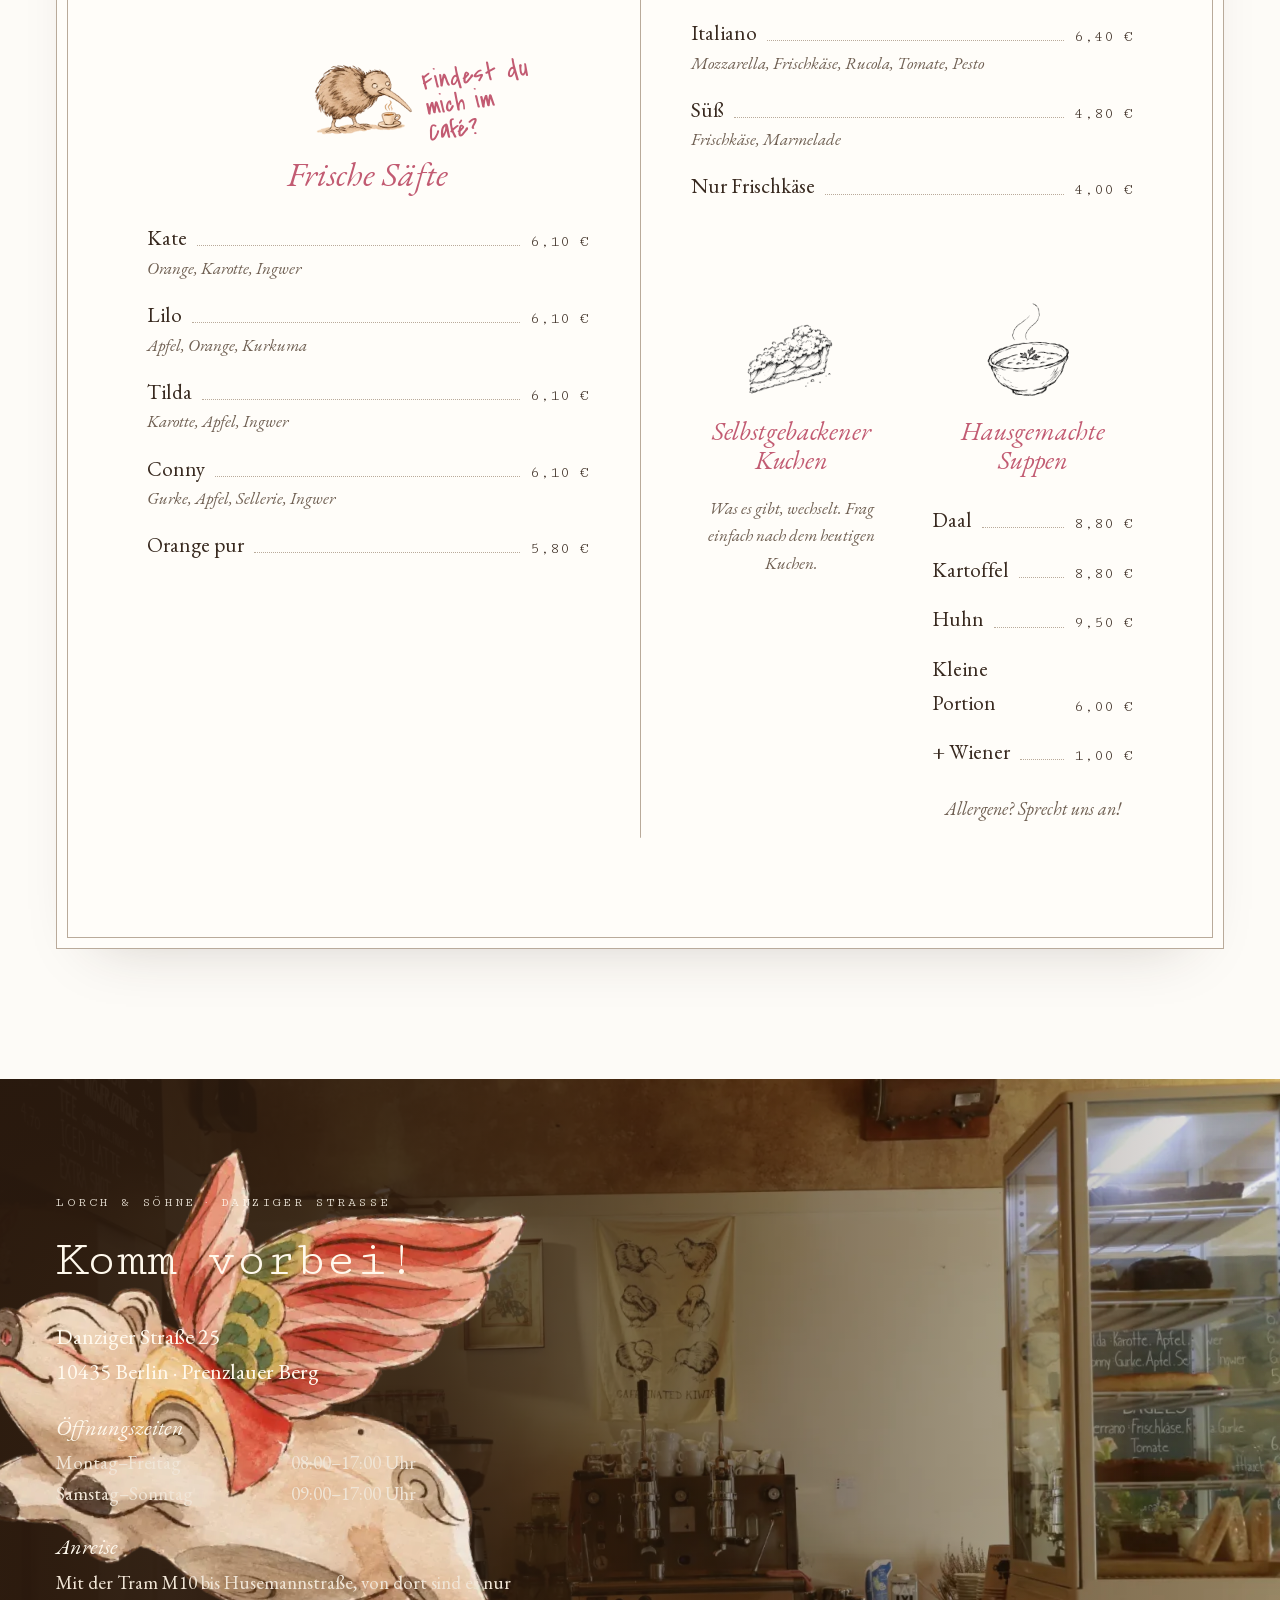
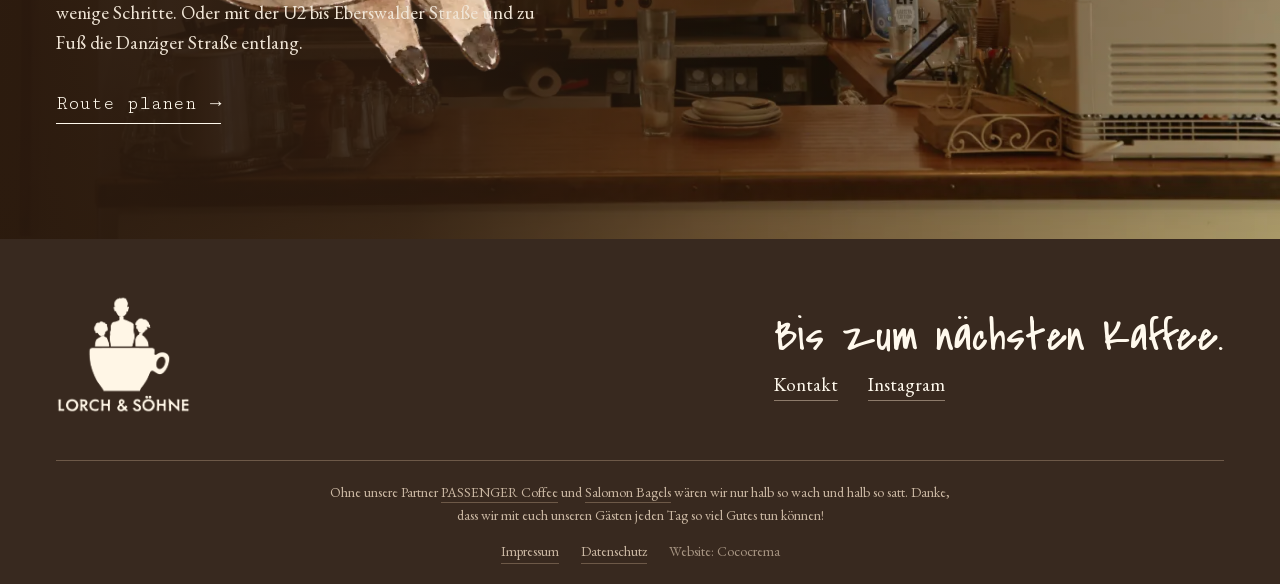
<file: cafe-danziger-strasse.html>
<!doctype html>
<html lang="de">
<head>
  <meta charset="utf-8">
  <meta name="viewport" content="width=device-width,initial-scale=1">
  <meta name="description" content="Café &amp; Espressobar in Prenzlauer Berg, Danziger Str. 25: Espresso, Cappuccino, Latte Macchiato, Frühstück, getoastete Bagels, selbstgebackener Kuchen und Suppen.">
  <meta name="theme-color" content="#35271e">
  <title>Lorch &amp; Söhne – Café im Prenzlauer Berg, Danziger Straße</title>
  <!-- Hauptadresse dieser Seite: so weiß Google, dass Testkopien nicht das Original sind -->
  <link rel="canonical" href="https://lorchundsoehne.de/cafe-danziger-strasse.html">
  <!-- Startbild vorladen: Handy bekommt die kleine Hochformat-Version (-mobil), Desktop die große -->
  <link rel="preload" href="assets/bilder/lorch-und-soehne-danziger-strasse-theke-kreidetafel-mobil.webp" as="image" fetchpriority="high" media="(max-width: 800px)">
  <link rel="preload" href="assets/bilder/lorch-und-soehne-danziger-strasse-theke-kreidetafel.webp" as="image" fetchpriority="high" media="(min-width: 801px)">
  <link rel="preload" href="assets/fonts/ebgaramond-normal.woff2" as="font" type="font/woff2" crossorigin>
  <!-- Favicon: braune Tasse (assets/logos, 64 px); fürs iPhone weiterhin die Logo-Tasse -->
  <link rel="icon" type="image/webp" href="assets/bilder/lorch-und-soehne-favicon-whole-cup.webp">
  <link rel="apple-touch-icon" href="apple-touch-icon.png">
  <link rel="stylesheet" href="style.css?v=79">
  <script src="script.js?v=71" defer></script>
</head>
<body>
  <!--
    LORCH & SÖHNE – UNTERSEITE DANZIGER STRASSE
    Aufbau (von oben nach unten):
    Startbild → Einleitung → Bildkacheln → Menükarte (#karte, Getränke
    und Essen auf einer Karte) → Komm vorbei (#besuch) → Fußbereich.
    Startbild, Schwein und Fußbereich nutzen
    dieselben Bausteine wie die Startseite (index.html). Was nur hier
    vorkommt, steht in style.css im Block „UNTERSEITE DANZIGER STRASSE“.
  -->

  <a class="sprunglink" href="#inhalt">Zum Inhalt</a>

  <!-- ===== STARTBILD & NAVIGATION =====
       Blick von der Fensterbar auf die Danziger Straße.
       Menü wie auf der Startseite, die Links führen dorthin zurück. -->
  <header class="startbild startbild-danziger startbild-vollbild" id="anfang">
    <!-- Bis 800 px Breite lädt der Browser den hochformatigen Ausschnitt (-mobil, viel kleiner) -->
    <picture>
      <source media="(max-width: 800px)" srcset="assets/bilder/lorch-und-soehne-danziger-strasse-theke-kreidetafel-mobil.webp">
      <img class="startbild-foto" src="assets/bilder/lorch-und-soehne-danziger-strasse-theke-kreidetafel.webp" width="1920" height="1280" alt="Die Theke in der Danziger Straße: Kreidetafel mit Getränkepreisen, Espressomaschine, Blumen und Kuchenvitrine" fetchpriority="high">
    </picture>
    <div class="startbild-abdunklung"></div>
    <div class="kopfleiste">
      <div class="standorte-links">
        <a class="home-tasse" href="index.html" aria-label="Lorch & Söhne – Startseite"><img class="logo-hell" src="assets/bilder/lorch-und-soehne-logo-tasse.webp" width="360" height="420" alt=""></a>
      </div>
      <button class="navigation-button" type="button" popovertarget="navigation">
        <span class="sr-only">Menü</span><span class="navigation-icon" aria-hidden="true"></span>
      </button>
      <nav id="navigation" popover aria-label="Hauptnavigation">
        <a class="nav-home" href="index.html">Home</a>
        <div class="ausklappmenue">
          <a href="index.html#espressobars">Cafés <span class="ausklapp-pfeil" aria-hidden="true">▾</span></a>
          <div class="ausklappmenue-liste">
            <a href="cafe-danziger-strasse.html" aria-current="page">Danziger Straße</a>
            <a href="cafe-kommode.html">Kommode</a>
            <!-- zusätzlich zum eigenen Menüpunkt: das Rad als „drittes Café“ -->
            <a href="kaffeefahrrad-mieten.html">Kaffeefahrrad</a>
          </div>
        </div>
        <a href="kaffeefahrrad-mieten.html">Kaffeefahrrad</a>
        <a href="catering.html">Catering</a>
        <!-- „Anfahrt“ springt hier zu „Komm vorbei.“ weiter unten -->
        <a href="#besuch">Anfahrt</a>
        <a href="kontakt.html">Kontakt</a>
      </nav>
    </div>
    <!-- Das Logo ist hier die Hauptüberschrift der Seite -->
    <h1 class="startbild-logo">
      <img src="assets/bilder/lorch-und-soehne-logo.webp" width="591" height="532" alt="Lorch & Söhne" class="logo-hell">
      <span class="startbild-standort"><span class="standort-strasse"><span class="sr-only">Café &amp; Espressobar </span>Danziger Straße</span><span class="standort-trenner"> · </span><span class="standort-viertel">Prenzlauer Berg</span></span>
    </h1>
    <a class="startbild-weiter" href="#karte">
      <span>Karte ansehen</span><span aria-hidden="true">↓</span>
    </a>
  </header>

  <main id="inhalt">

    <!-- ===== EINLEITUNG (editorial) =====
         Links groß die Überschrift, darunter der Ritter als kleine Vignette.
         Rechts der Text: erster Absatz als größerer Vorspann mit
         Initiale, zweiter Absatz normal. Oben eine feine Linie. -->

    <section class="danziger-einleitung inhaltsbreite" aria-labelledby="einleitung-titel">
      <div class="einleitung-kopf">
        <p class="dachzeile">Seit 2015 · Prenzlauer Berg</p>
        <h2 id="einleitung-titel">Unser Café auf der Sonnenseite der Danziger Straße</h2>
        <!-- Figur aus der Bar: der Ritter mit der Kaffeefahne, reitet beim Scrollen nach links (script.js) -->
        <img class="einleitung-ritter ritter-nach-rechts" src="assets/bilder/lorch-und-soehne-ritter-illustration.webp" width="600" height="600" alt="Gezeichneter Ritter mit Kaffeefahne auf seinem Pferd" loading="lazy">
      </div>
      <div class="einleitung-spalte">
        <p class="einleitung-vorspann">Seit 2015 bekommst du bei uns auf der Danziger Straße richtig guten Espresso und Cappuccino, Frühstück, frisch belegte und getoastete Bagels, selbstgebackenen Kuchen und hausgemachte Suppen.</p>
        <p>Drinnen sitzt du auf Barhockern und kannst den Baristas bei der Arbeit an der Espressomaschine zusehen. Draußen stehen die Tische in der Sonne, im Sommer unter blühenden Rosen. Hier kannst du in Ruhe frühstücken – zum Beispiel mit unseren Frühstücksklassikern, dem Kleinen, Großen oder Süßen Lorch –, ein Buch lesen oder einfach dem Treiben auf der Danziger Straße zusehen.</p>
        <p>Jeden Tag liegen bei uns die Süddeutsche, der Tagesspiegel und die Zeit für dich bereit. Laptops bleiben bei uns lieber in der Tasche, und Video Calls machst du besser woanders. Wenn es doch mal sein muss, frag uns einfach.</p>
        <a class="textlink" href="#karte">Zur Karte <span aria-hidden="true">↓</span></a>
      </div>
    </section>

    <!-- ===== BILDKACHELN =====
         Fotos über die ganze Breite als Mosaik in drei Zeilen,
         25 px Abstand. Größe und Position jeder Kachel steht in
         style.css (kachel-1 … kachel-5). Beim Drüberfahren zoomt das
         Foto leicht. Foto tauschen: einfach das src ändern. -->

    <section class="bildkacheln" aria-label="Eindrücke aus dem Café">
      <figure class="kachel kachel-1"><img src="assets/bilder/lorch-und-soehne-danziger-strasse-terrasse-markise.webp" srcset="assets/bilder/lorch-und-soehne-danziger-strasse-terrasse-markise-mobil.webp 800w, assets/bilder/lorch-und-soehne-danziger-strasse-terrasse-markise.webp 1600w" sizes="(max-width: 800px) 100vw, 1200px" width="1600" height="1067" alt="Die Terrasse vor dem Café mit rosa-weiß gestreifter Markise, Tischen und Pflanzen" loading="lazy"></figure>
      <figure class="kachel kachel-2"><img src="assets/bilder/lorch-und-soehne-danziger-strasse-espressomaschine-blueten.webp" srcset="assets/bilder/lorch-und-soehne-danziger-strasse-espressomaschine-blueten-mobil.webp 800w, assets/bilder/lorch-und-soehne-danziger-strasse-espressomaschine-blueten.webp 1200w" sizes="(max-width: 800px) 100vw, 1200px" width="1200" height="800" alt="Die Espressomaschine mit Handhebeln, davor Blüten" loading="lazy"></figure>
      <figure class="kachel kachel-3"><img src="assets/bilder/lorch-und-soehne-danziger-strasse-croissants.webp" width="1200" height="800" alt="Croissants, Franzbrötchen und Cookies in der Vitrine mit Kreidetäfelchen" loading="lazy"></figure>
      <figure class="kachel kachel-4"><img src="assets/bilder/lorch-und-soehne-danziger-strasse-fliegendes-schwein.webp" width="1200" height="800" alt="Ein fliegendes Schwein mit Flügeln hängt unter der Kreidetafel" loading="lazy"></figure>
      <figure class="kachel kachel-5"><img src="assets/bilder/lorch-und-soehne-danziger-strasse-schaufenster-logo.webp" width="1200" height="800" alt="Das Lorch & Söhne Logo auf der Schaufensterscheibe" loading="lazy"></figure>
      <!-- Vierte Reihe (höher, für Hochformate): Barista schmal links –
           das Foto ist nur 480 px breit, deshalb bewusst die kleinste
           Kachel –, daneben der Rosenstrauch, rechts die Terrasse -->
      <figure class="kachel kachel-6"><img src="assets/bilder/danziger%20strasse/lorch-und-soehne-danziger-strasse-tulpen-theke-kiwi-barista.webp" width="480" height="640" alt="Barista hinter der Theke mit Tulpen und Kiwis in der Danziger Straße" loading="lazy"></figure>
      <figure class="kachel kachel-7"><img src="assets/bilder/danziger%20strasse/rosenstrauch-lorch-und-soehne.webp" width="750" height="1000" alt="Ein blühender roter Rosenstrauch an der Hauswand neben der Terrasse" loading="lazy"></figure>
      <figure class="kachel kachel-8"><img src="assets/bilder/danziger%20strasse/terasse-lorch-und-soehne-danziger-strasse.webp" width="900" height="900" alt="Gäste in der Sonne auf der Terrasse vor dem Café unter der roten Markise" loading="lazy"></figure>
    </section>

    <!-- ===== DIE MENÜKARTE =====
         id="karte": Hierhin springt „Zum Kartenüberblick“ auf der Startseite.
         Alles auf einer großen, luftigen Karte mit feinem Doppelrahmen:
         links die Getränke, rechts das Essen.
         Jede Rubrik (.karten-block) = kleine Zeichnung (optional),
         Überschrift, ggf. ein Satz, dann die Liste.
         Eine Zeile: <li> mit .gericht, .preis und (optional) .zutaten.
         Kaffee hat zwei Preise: Einfach und Doppelt („—“ = gibt es so nicht).
         Die Spaltenköpfe sind für Screenreader versteckt, dafür steht vor
         jedem Preis unsichtbar „einfach:“ bzw. „doppelt:“ (.sr-only). -->

    <section class="menuekarte-section" id="karte" aria-labelledby="karte-titel">
      <div class="menuekarte">
        <header class="menuekarte-kopf">
          <p class="dachzeile">Lorch & Söhne · Danziger Straße</p>
          <h2 id="karte-titel">Unsere Karte</h2>
        </header>

        <div class="menuekarte-spalten">
          <!-- ===== Linke Spalte: Getränke ===== -->
          <div class="menuekarte-spalte">
            <div class="karten-block">
              <img class="karten-vignette" src="assets/bilder/lorch-und-soehne-buddha-illustration.webp" width="600" height="600" alt="Gezeichneter Buddha-Kopf, eine der Figuren aus der Bar von Lorch &amp; Söhne" loading="lazy">
              <h3><!--i:danziger.karte.kaffee.titel-->Kaffee<!--/i--></h3>
              <p class="karten-spaltenkoepfe" aria-hidden="true"><span>Einfach</span><span>Doppelt</span></p>
              <ul class="karten-liste karten-liste-zwei-preise">
                <!-- INHALT danziger.karte.kaffee liste ANFANG -->
                <li><span class="gericht">Americano</span><span class="preis"><span class="sr-only">einfach: </span>2,90 €</span><span class="preis preis-doppelt"><span class="sr-only">doppelt: </span>3,90 €</span></li>
                <li><span class="gericht">Espresso</span><span class="preis"><span class="sr-only">einfach: </span>2,40 €</span><span class="preis preis-doppelt"><span class="sr-only">doppelt: </span>3,40 €</span></li>
                <li><span class="gericht">Espresso Macchiato</span><span class="preis"><span class="sr-only">einfach: </span>3,10 €</span><span class="preis preis-doppelt"><span class="sr-only">doppelt: </span>4,10 €</span></li>
                <li><span class="gericht">Latte Macchiato</span><span class="preis"><span class="sr-only">einfach: </span>4,10 €</span><span class="preis preis-doppelt"><span class="sr-only">doppelt: </span>5,10 €</span></li>
                <li><span class="gericht">Milchkaffee</span><span class="preis"><span class="sr-only">einfach: </span>4,10 €</span><span class="preis preis-doppelt"><span class="sr-only">doppelt: </span>5,10 €</span></li>
                <li><span class="gericht">Cappuccino</span><span class="preis"><span class="sr-only">einfach: </span>3,70 €</span><span class="preis preis-doppelt"><span class="sr-only">doppelt: </span>5,10 €</span></li>
                <li><span class="gericht">Flat White</span><span class="preis"><span aria-hidden="true">—</span><span class="sr-only">einfach: gibt es nicht</span></span><span class="preis preis-doppelt"><span class="sr-only">doppelt: </span>4,70 €</span></li>
                <li><span class="gericht">Cortado</span><span class="preis"><span class="sr-only">einfach: </span>3,30 €</span><span class="preis preis-doppelt"><span aria-hidden="true">—</span><span class="sr-only">doppelt: gibt es nicht</span></span></li>
                <!-- INHALT ENDE -->
              </ul>
            </div>

            <div class="karten-block">
              <h3><!--i:danziger.karte.andere_getraenke.titel-->Andere Getränke<!--/i--></h3>
              <ul class="karten-liste">
                <!-- INHALT danziger.karte.andere_getraenke liste ANFANG -->
                <li><span class="gericht">Matcha Latte</span><span class="preis">4,10 €</span></li>
                <li><span class="gericht">Chai Latte</span><span class="preis">4,10 €</span></li>
                <li><span class="gericht">Golden Milk</span><span class="preis">4,10 €</span></li>
                <li><span class="gericht">Heiße Schokolade</span><span class="preis">4,10 €</span></li>
                <li><span class="gericht">Heiße Ingwer-Zitrone</span><span class="preis">4,20 €</span></li>
                <li><span class="gericht">Tee</span><span class="preis">3,10 €</span><span class="zutaten">Grün, Minze, Früchte u. a.</span></li>
                <li><span class="gericht">Iced Latte</span><span class="preis">4,50 €</span></li>
                <li><span class="gericht">Extra Shot</span><span class="preis">1,00 €</span></li>
                <!-- INHALT ENDE -->
              </ul>
              <p class="karten-hinweis"><!--i:danziger.karte.andere_getraenke.hinweis-->Entkoffeiniert oder mit Hafer-, Soja- oder laktosefreier Milch: + 0,30 €.<!--/i--></p>
            </div>

            <!-- Säfte, mit dem Kiwi und seiner handschriftlichen Frage daneben -->
            <div class="karten-block">
              <div class="karten-vignette-notiz">
                <img class="karten-vignette" src="assets/bilder/lorch-und-soehne-kiwi-illustration.webp" width="600" height="600" alt="Gezeichneter Kiwi-Vogel, der neugierig eine Tasse Kaffee beäugt" loading="lazy">
                <p class="karten-randnotiz">Findest du mich im Café?</p>
              </div>
              <h3><!--i:danziger.karte.saefte.titel-->Frische Säfte<!--/i--></h3>
              <ul class="karten-liste">
                <!-- INHALT danziger.karte.saefte liste ANFANG -->
                <li><span class="gericht">Kate</span><span class="preis">6,10 €</span><span class="zutaten">Orange, Karotte, Ingwer</span></li>
                <li><span class="gericht">Lilo</span><span class="preis">6,10 €</span><span class="zutaten">Apfel, Orange, Kurkuma</span></li>
                <li><span class="gericht">Tilda</span><span class="preis">6,10 €</span><span class="zutaten">Karotte, Apfel, Ingwer</span></li>
                <li><span class="gericht">Conny</span><span class="preis">6,10 €</span><span class="zutaten">Gurke, Apfel, Sellerie, Ingwer</span></li>
                <li><span class="gericht">Orange pur</span><span class="preis">5,80 €</span></li>
                <!-- INHALT ENDE -->
              </ul>
            </div>
          </div>

          <!-- ===== Rechte Spalte: Essen ===== -->
          <div class="menuekarte-spalte">
            <div class="karten-block">
              <img class="karten-vignette" src="assets/bilder/lorch-und-soehne-geniesser-illustration.webp" width="600" height="600" alt="Gezeichneter Genießer mit einer Tasse Kaffee" loading="lazy">
              <h3><!--i:danziger.karte.fruehstueck.titel-->Frühstück<!--/i--></h3>
              <ul class="karten-liste">
                <!-- INHALT danziger.karte.fruehstueck liste ANFANG -->
                <li><span class="gericht">Kleiner Lorch</span><span class="preis">8,80 €</span><span class="zutaten">Schinken (1), Käse (2), Paste (1), Butter, Brot und Brötchen</span></li>
                <li><span class="gericht">Großer Lorch</span><span class="preis">11,80 €</span><span class="zutaten">Schinken (1), Käse (3), Paste (3), Butter, Brot und Brötchen</span></li>
                <li><span class="gericht">Süßer Lorch</span><span class="preis">4,30 €</span><span class="zutaten">Croissant, Marmelade, Butter</span></li>
                <li><span class="gericht">Eier im Glas</span><span class="preis">7,50 €</span><span class="zutaten">zwei Bio-Eier, Senf, Butter, Schnittlauch, Brot</span></li>
                <li><span class="gericht">Bircher Müsli groß</span><span class="preis">6,80 €</span><span class="zutaten">Joghurt, frische Beeren, Nüsse</span></li>
                <li><span class="gericht">Bircher Müsli klein</span><span class="preis">4,80 €</span><span class="zutaten">Joghurt, frische Beeren, Nüsse</span></li>
                <!-- INHALT ENDE -->
              </ul>
            </div>

            <div class="karten-block">
              <img class="karten-vignette" src="assets/bilder/lorch-und-soehne-bagel-illustration.webp" width="600" height="600" alt="Gezeichneter belegter Bagel" loading="lazy">
              <h3><!--i:danziger.karte.bagels.titel-->Bagels<!--/i--></h3>
              <p class="karten-einleitung"><!--i:danziger.karte.bagels.einleitung-->Handgemachte Bagels von Salomon Bagels aus Berlin, bei uns frisch belegt und getoastet.<!--/i--></p>
              <ul class="karten-liste">
                <!-- INHALT danziger.karte.bagels liste ANFANG -->
                <li><span class="gericht">Serrano</span><span class="preis">6,80 €</span><span class="zutaten">Frischkäse, Rucola, Gurke, Tomate</span></li>
                <li><span class="gericht">Lachs</span><span class="preis">6,80 €</span><span class="zutaten">Frischkäse, Rucola, Schnittlauch</span></li>
                <li><span class="gericht">Käse</span><span class="preis">6,40 €</span><span class="zutaten">Frischkäse, Rucola, Gurke, Tomate</span></li>
                <li><span class="gericht">Vegi</span><span class="preis">6,40 €</span><span class="zutaten">Rucola, Gurke, Tomate, Rote Beete, Avocado, mit Hummus oder Frischkäse</span></li>
                <li><span class="gericht">Italiano</span><span class="preis">6,40 €</span><span class="zutaten">Mozzarella, Frischkäse, Rucola, Tomate, Pesto</span></li>
                <li><span class="gericht">Süß</span><span class="preis">4,80 €</span><span class="zutaten">Frischkäse, Marmelade</span></li>
                <li><span class="gericht">Nur Frischkäse</span><span class="preis">4,00 €</span></li>
                <!-- INHALT ENDE -->
              </ul>
            </div>

            <!-- Kuchen und Suppen nebeneinander, nur kurzer Text -->
            <div class="karten-paar">
              <div class="karten-block">
                <img class="karten-vignette" src="assets/bilder/lorch-und-soehne-kuchen-illustration.webp" width="600" height="600" alt="Gezeichnetes Stück Kuchen" loading="lazy">
                <h3><!--i:danziger.karte.kuchen.titel-->Selbstgebackener Kuchen<!--/i--></h3>
                <p class="karten-einleitung"><!--i:danziger.karte.kuchen.einleitung-->Was es gibt, wechselt. Frag einfach nach dem heutigen Kuchen.<!--/i--></p>
              </div>
              <div class="karten-block">
                <img class="karten-vignette" src="assets/bilder/lorch-und-soehne-suppe-illustration.webp" width="600" height="600" alt="Gezeichnete Schale Suppe" loading="lazy">
                <h3><!--i:danziger.karte.suppen.titel-->Hausgemachte Suppen<!--/i--></h3>
                <!-- Preise wie auf der Tafel; die Sorten wechseln -->
                <ul class="karten-liste">
                  <!-- INHALT danziger.karte.suppen liste ANFANG -->
                  <li><span class="gericht">Daal</span><span class="preis">8,80 €</span></li>
                  <li><span class="gericht">Kartoffel</span><span class="preis">8,80 €</span></li>
                  <li><span class="gericht">Huhn</span><span class="preis">9,50 €</span></li>
                  <li><span class="gericht">Kleine Portion</span><span class="preis">6,00 €</span></li>
                  <li><span class="gericht">+ Wiener</span><span class="preis">1,00 €</span></li>
                  <!-- INHALT ENDE -->
                </ul>
                <p class="karten-hinweis"><!--i:danziger.karte.suppen.hinweis-->Allergene? Sprecht uns an!<!--/i--></p>
              </div>
            </div>
          </div>
        </div>

      </div>
    </section>

    <!-- ===== KOMM VORBEI (Foto-Bereich) =====
         Adresse, Öffnungszeiten und Anreise auf dem Terrassenfoto.
         Das fliegende Schwein schwebt hier beim Scrollen ins Bild
         (Bewegung steuert script.js, wie auf der Startseite). -->

    <section class="foto-section besuch-foto-section" id="besuch" aria-labelledby="besuch-titel">
      <img class="section-foto" src="assets/bilder/lorch-und-soehne-danziger-strasse-theke-espressomaschine.webp" srcset="assets/bilder/lorch-und-soehne-danziger-strasse-theke-espressomaschine-mobil.webp 800w, assets/bilder/lorch-und-soehne-danziger-strasse-theke-espressomaschine.webp 1600w" sizes="(max-width: 800px) 100vw, 1200px" width="1600" height="1067" alt="Die Theke mit Espressomaschine, Mühle und Kuchenvitrine" loading="lazy">
      <div class="foto-abdunklung"></div>
      <img class="figur-schwein" src="assets/bilder/lorch-und-soehne-schwein-illustration.webp" width="600" height="600" alt="Gezeichnetes fliegendes Schwein mit Flügeln" loading="lazy">
      <div class="inhaltsbreite foto-inhalt">
        <div class="foto-text">
          <p class="dachzeile">Lorch & Söhne · Danziger Straße</p>
          <h2 id="besuch-titel">Komm vorbei!</h2>
          <address><!--i:danziger.adresse.strasse-->Danziger Straße 25<!--/i--><br><!--i:danziger.adresse.plz_ort-->10435 Berlin<!--/i--> · <!--i:danziger.adresse.stadtteil-->Prenzlauer Berg<!--/i--></address>
          <h3>Öffnungszeiten</h3>
          <dl class="oeffnungszeiten">
            <!-- INHALT danziger.oeffnungszeiten lang ANFANG -->
            <div>
              <dt>Montag–Freitag</dt>
              <dd>08:00–17:00 Uhr</dd>
            </div>
            <div>
              <dt>Samstag–Sonntag</dt>
              <dd>09:00–17:00 Uhr</dd>
            </div>
            <!-- INHALT ENDE -->
          </dl>
          <h3>Anreise</h3>
          <p>Mit der Tram M10 bis Husemannstraße, von dort sind es nur wenige Schritte. Oder mit der U2 bis Eberswalder Straße und zu Fuß die Danziger Straße entlang.</p>
          <a class="textlink" data-route="danziger" href="https://www.google.com/maps/dir/?api=1&amp;destination=Danziger+Stra%C3%9Fe+25%2C+10435+Berlin" target="_blank" rel="noopener noreferrer">Route planen <span aria-hidden="true">→</span></a>
        </div>
      </div>
    </section>
  </main>

  <!-- ===== FUSSBEREICH (wie auf der Startseite) ===== -->
  <footer class="fussbereich">
    <div class="inhaltsbreite fussbereich-oben">
      <a href="index.html" aria-label="Lorch & Söhne – zur Startseite"><img class="logo-hell fussbereich-logo" src="assets/bilder/lorch-und-soehne-logo.webp" width="591" height="532" alt="Lorch & Söhne" loading="lazy"></a>
      <div>
        <p class="handschrift">Bis zum nächsten Kaffee.</p>
        <!-- Keine E-Mail-Adresse im Footer (steht nur auf der Kontaktseite) -->
        <a class="email-link" href="kontakt.html">Kontakt</a>
        <!-- Instagram-Profil, öffnet in neuem Tab -->
        <a class="instagram-link" href="https://www.instagram.com/lorch_und_soehne/" target="_blank" rel="noopener">Instagram</a>
      </div>
    </div>
    <div class="inhaltsbreite fussbereich-unten">
      <!-- Dank an die Partner (Kaffeebohnen und Bagels), Links öffnen in neuem Tab -->
      <p class="fussbereich-partner">Ohne unsere Partner <a href="https://www.passenger-coffee.de/" target="_blank" rel="noopener">PASSENGER Coffee</a> und <a href="https://www.salomon-bagels.de/" target="_blank" rel="noopener">Salomon Bagels</a> wären wir nur halb so wach und halb so satt. Danke, dass wir mit euch unseren Gästen jeden Tag so viel Gutes tun können!</p>
      <!-- Pflichtseiten -->
      <nav class="fussbereich-rechtliches" aria-label="Rechtliches">
        <a href="impressum.html">Impressum</a>
        <a href="datenschutz.html">Datenschutz</a>
        <a class="fussbereich-credit" href="https://cococrema.de/" target="_blank" rel="noopener">Website: Cococrema</a>
      </nav>
    </div>
  </footer>
</body>
</html>
</file>
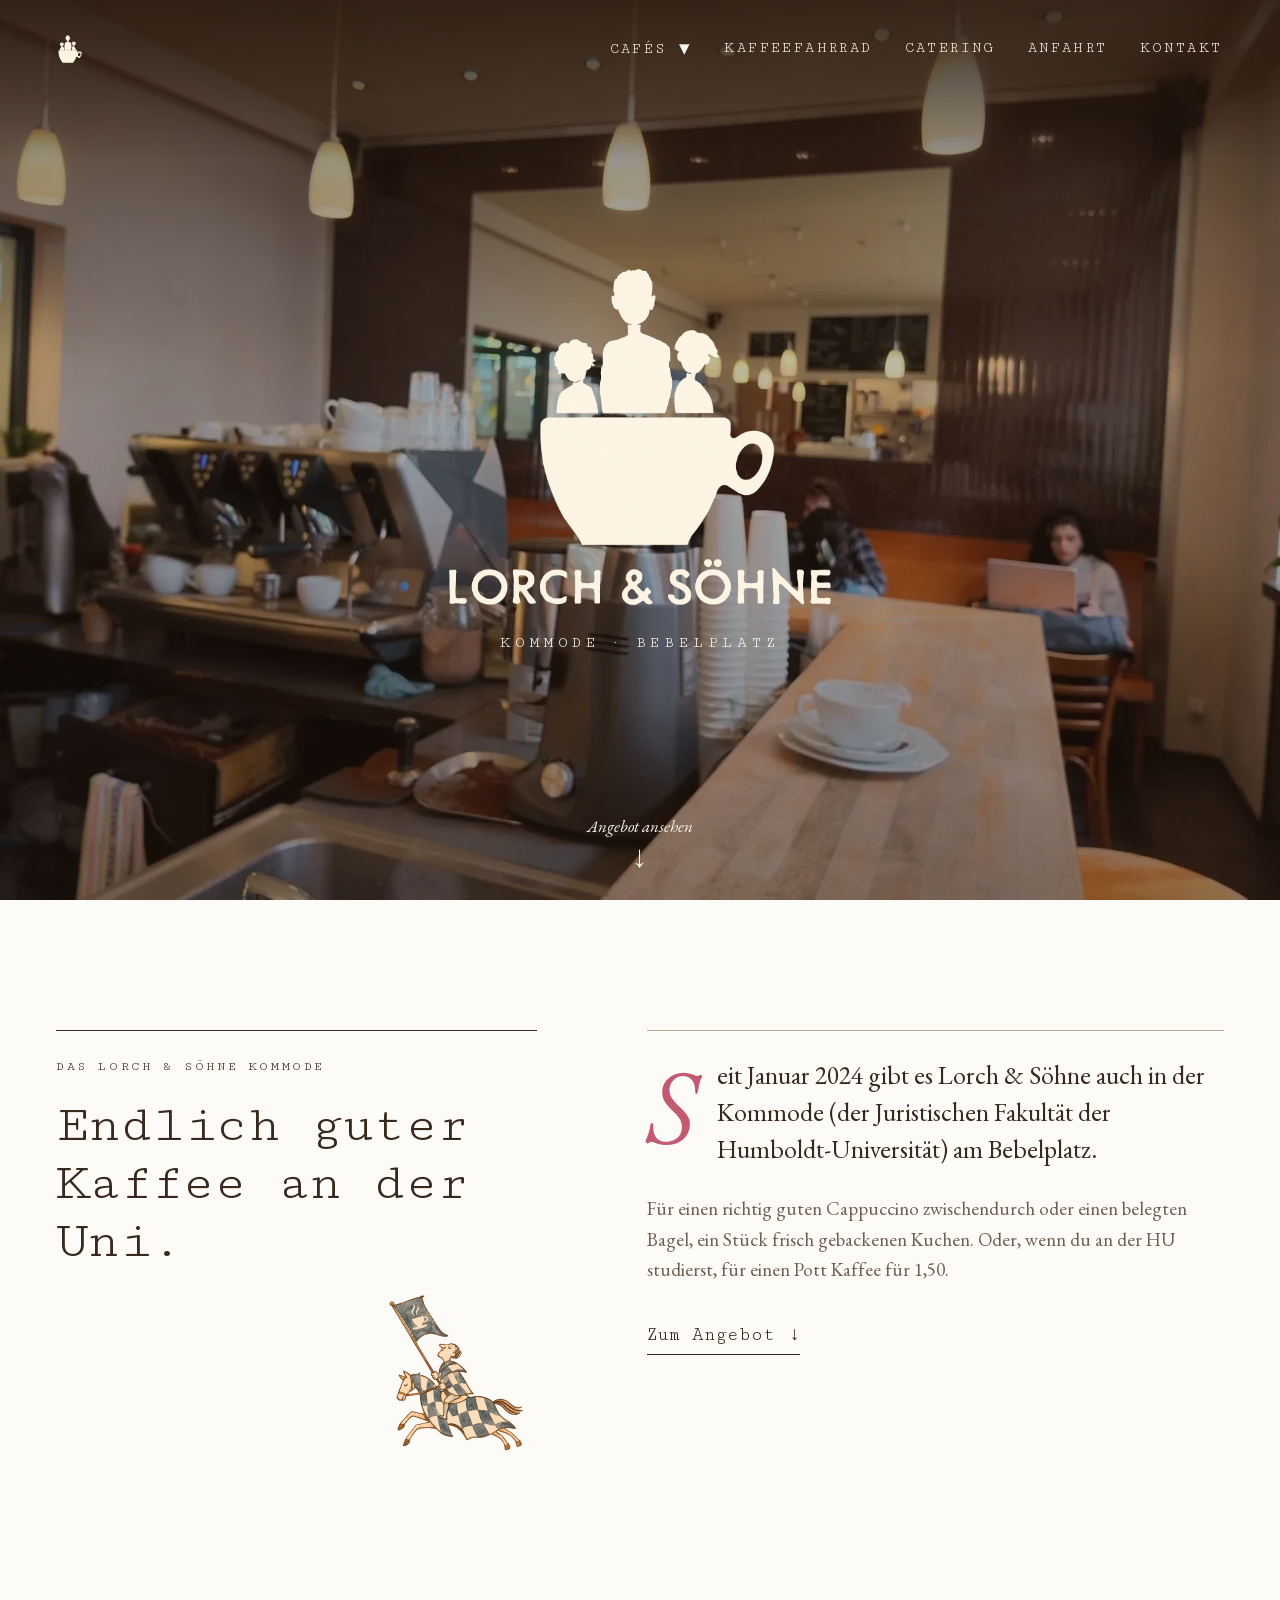
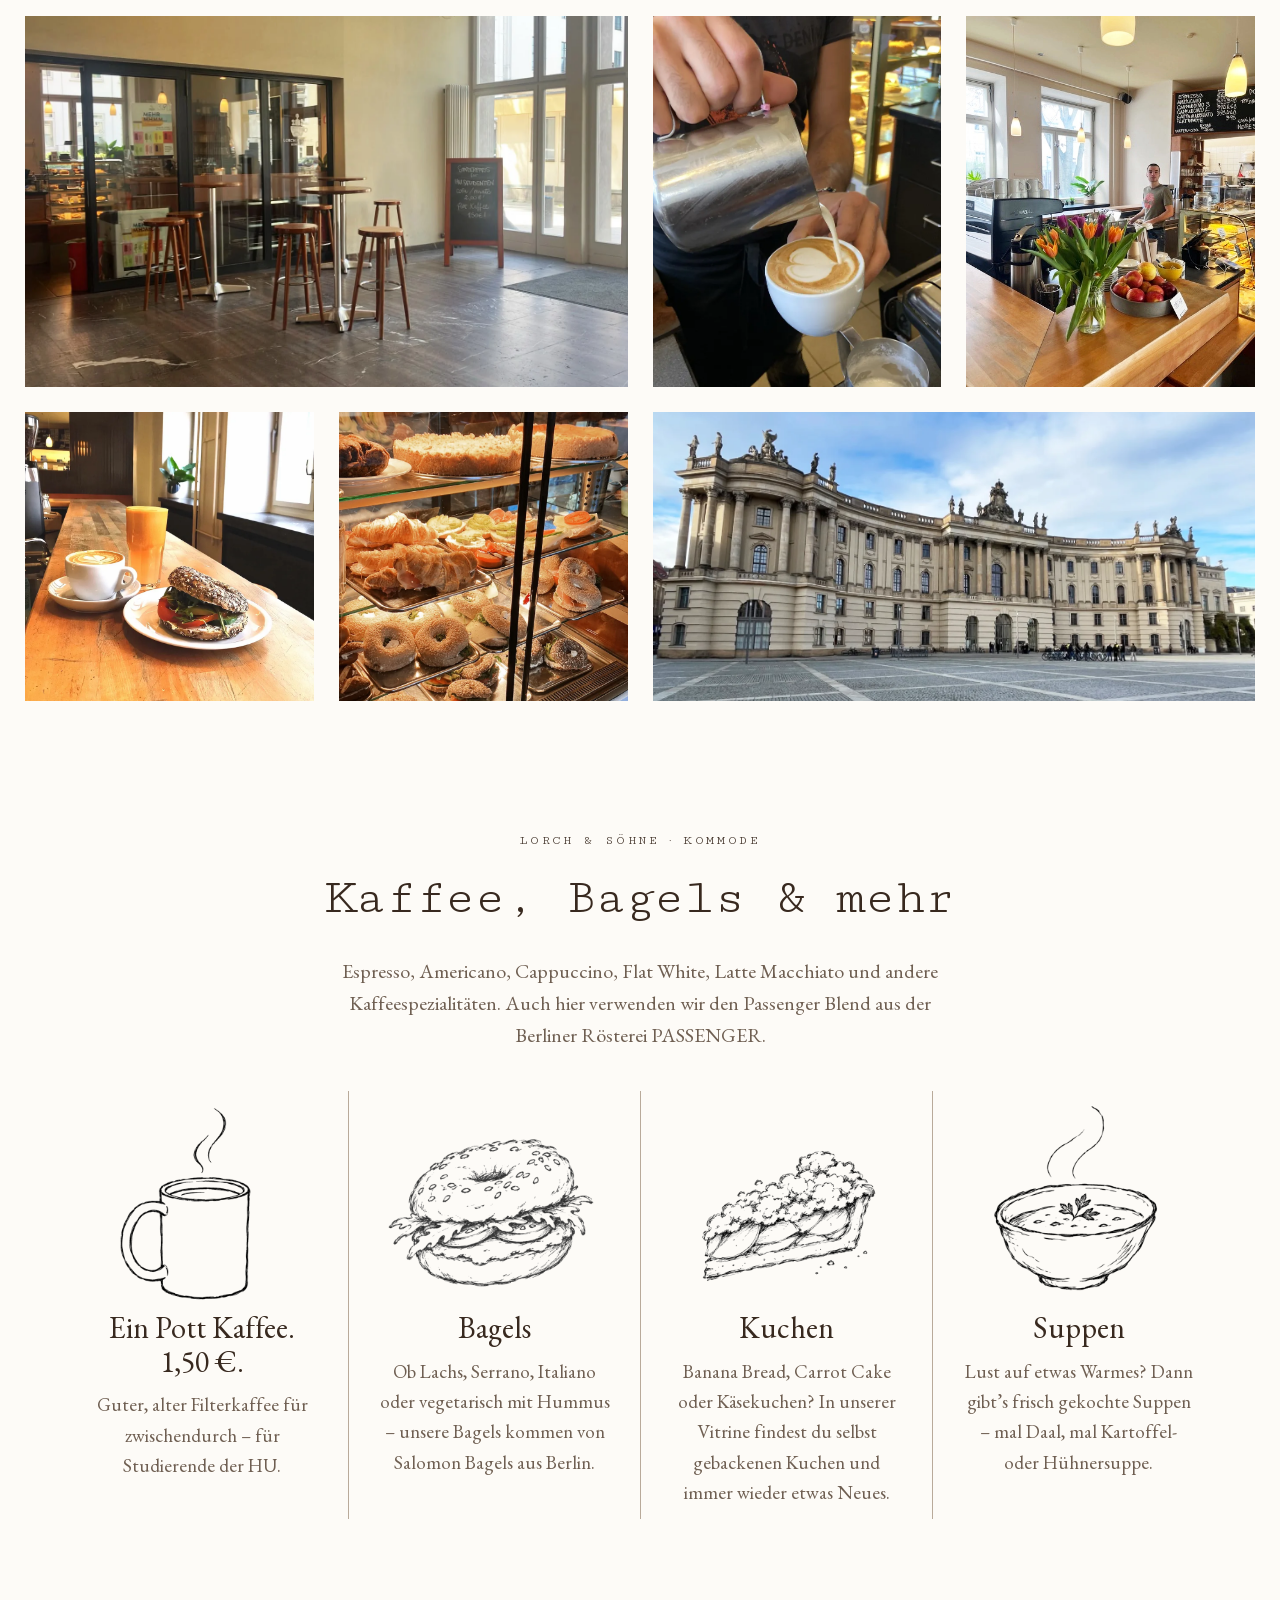
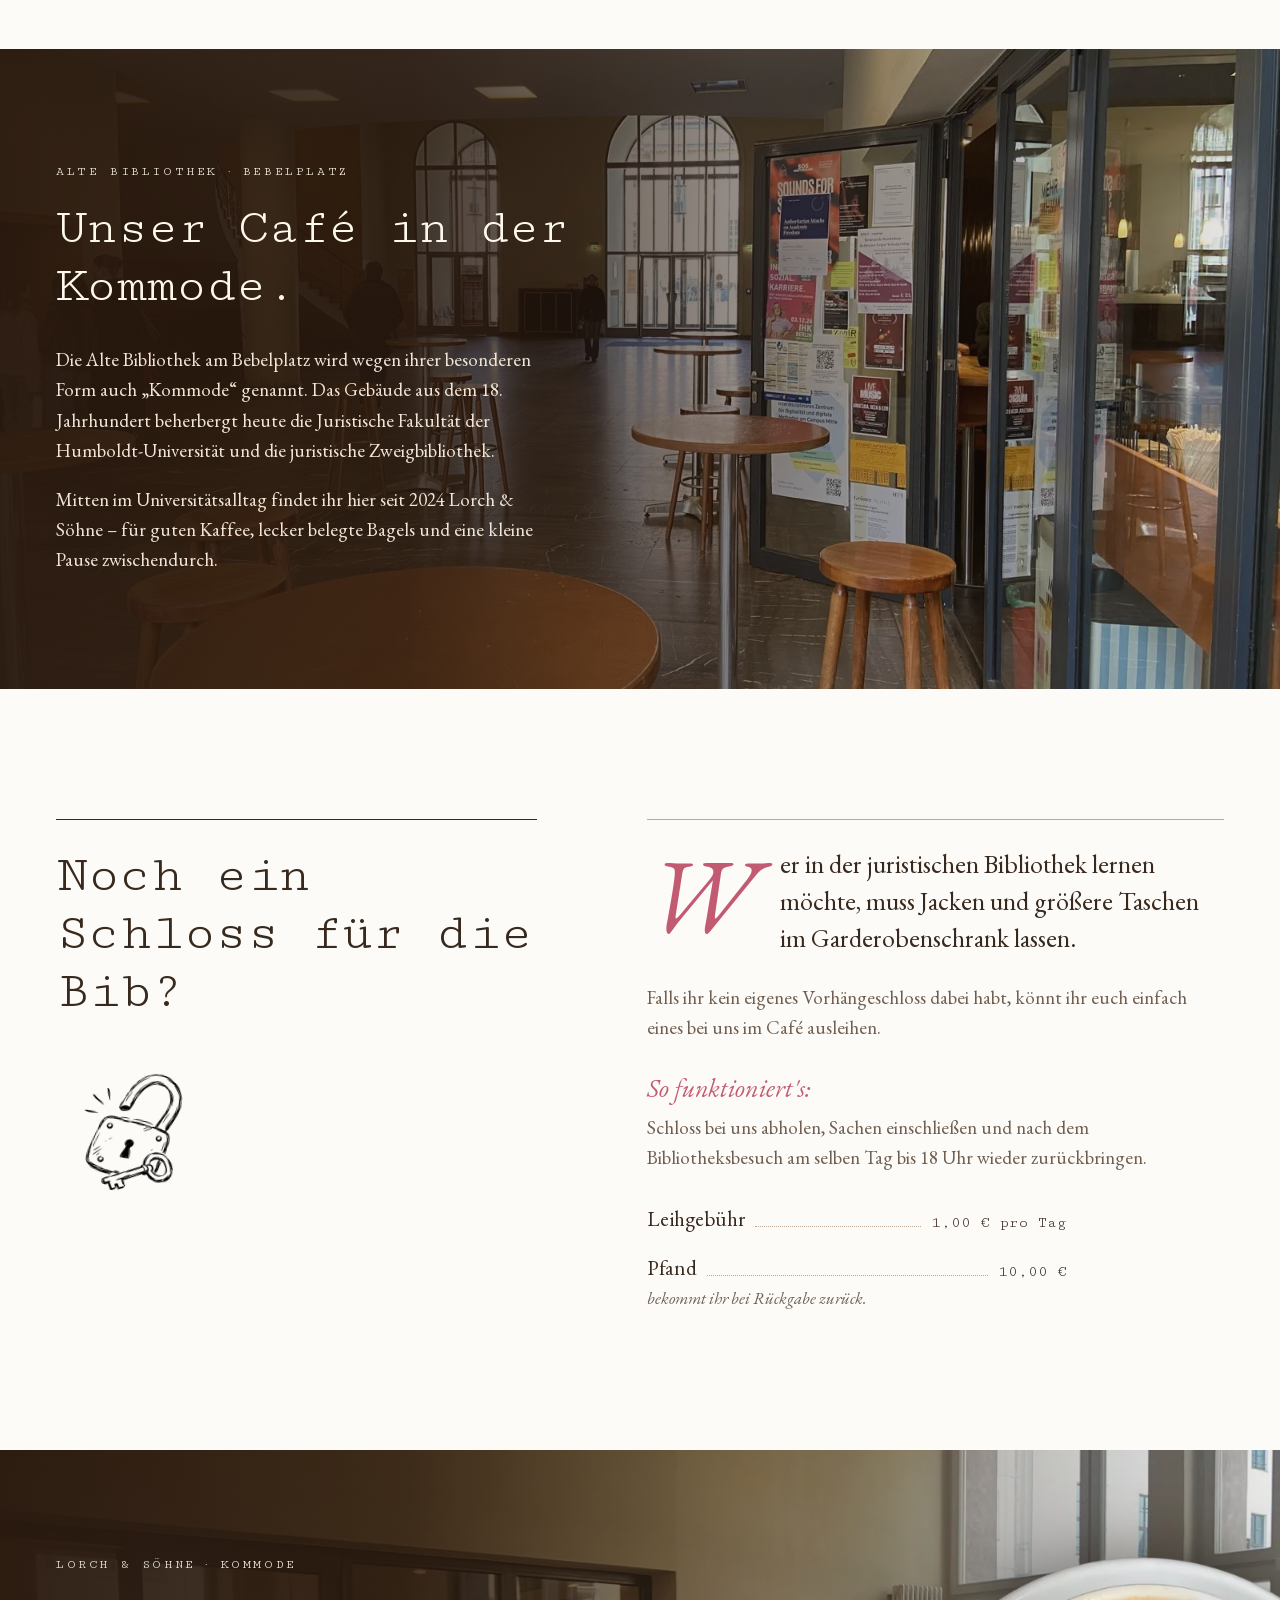
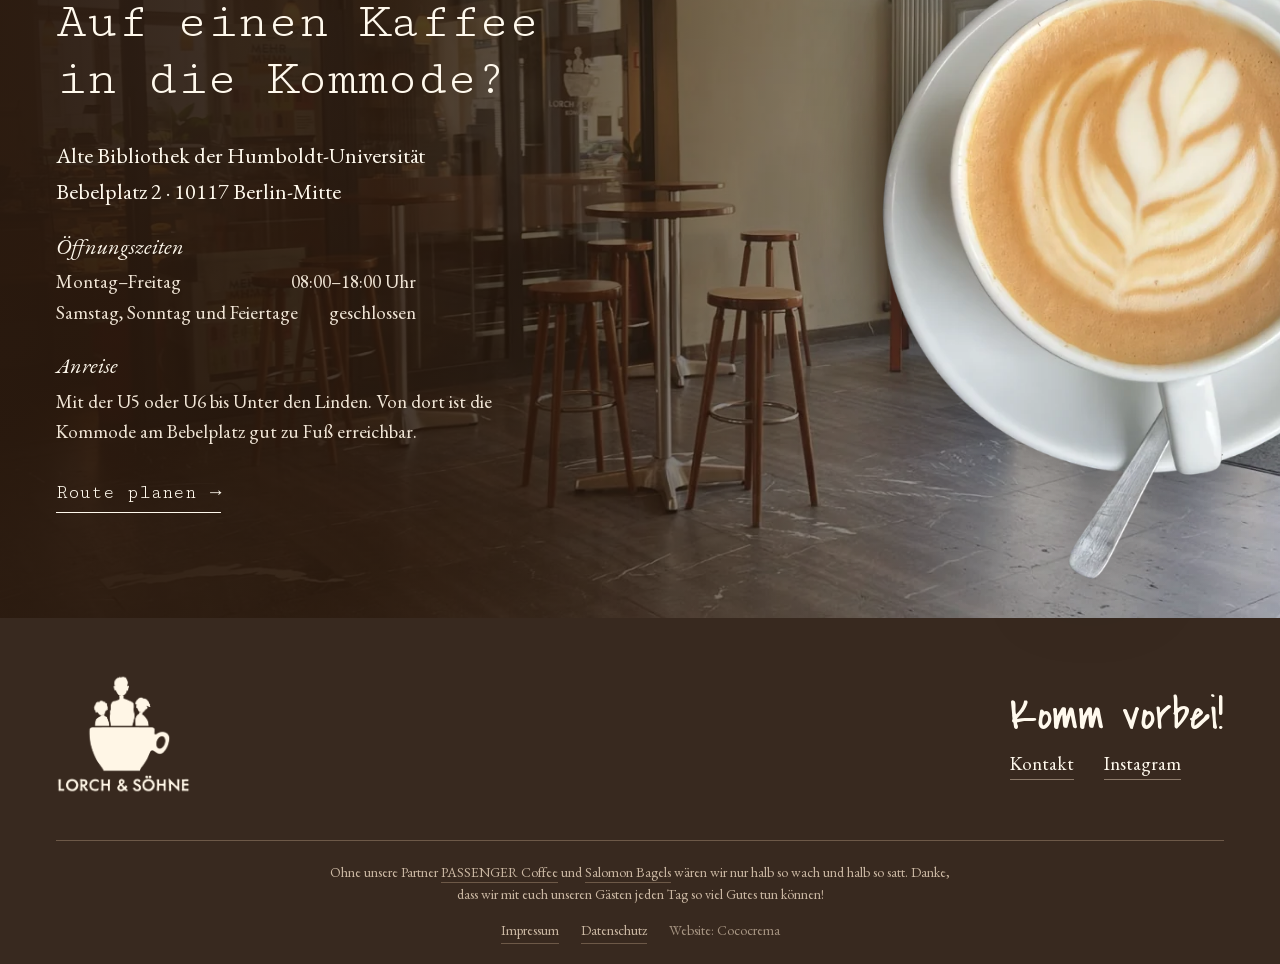
<file: cafe-kommode.html>
<!doctype html>
<html lang="de">
<head>
  <meta charset="utf-8">
  <meta name="viewport" content="width=device-width,initial-scale=1">
  <meta name="description" content="Café &amp; Espressobar in der Alten Bibliothek der Humboldt-Uni am Bebelplatz: Espresso, Cappuccino, Latte Macchiato, belegte Bagels und Kuchen. Pott Kaffee für 1,50 € für HU-Studierende.">
  <meta name="theme-color" content="#35271e">
  <title>Lorch &amp; Söhne – Café in der Juristischen Fakultät der Humboldt-Uni in Mitte</title>
  <!-- Hauptadresse dieser Seite: so weiß Google, dass Testkopien nicht das Original sind -->
  <link rel="canonical" href="https://lorchundsoehne.de/cafe-kommode.html">
  <!-- Startbild vorladen: Handy bekommt die kleine Hochformat-Version (-mobil), Desktop die große -->
  <link rel="preload" href="assets/bilder/kommode/lorch-und-soehne-kommode-hinter-der-theke-mobil.webp" as="image" fetchpriority="high" media="(max-width: 800px)">
  <link rel="preload" href="assets/bilder/kommode/lorch-und-soehne-kommode-hinter-der-theke.webp" as="image" fetchpriority="high" media="(min-width: 801px)">
  <link rel="preload" href="assets/fonts/ebgaramond-normal.woff2" as="font" type="font/woff2" crossorigin>
  <!-- Favicon: braune Tasse (assets/logos, 64 px); fürs iPhone weiterhin die Logo-Tasse -->
  <link rel="icon" type="image/webp" href="assets/bilder/lorch-und-soehne-favicon-whole-cup.webp">
  <link rel="apple-touch-icon" href="apple-touch-icon.png">
  <link rel="stylesheet" href="style.css?v=79">
  <script src="script.js?v=71" defer></script>
</head>
<body>
  <!--
    LORCH & SÖHNE – UNTERSEITE KOMMODE
    Aufbau (von oben nach unten):
    Startbild → Einleitung → Bildkacheln → Kaffeekarte (#karte) →
    Unser Café in der Kommode (Foto) → Schloss für die Bib →
    Auf einen Kaffee (#besuch, mit Schwein) → Fußbereich.
    Gebaut aus denselben Bausteinen wie cafe-danziger-strasse.html.
    Was nur hier vorkommt, steht in style.css im Block
    „UNTERSEITE KOMMODE“. Alle Fotos liegen in assets/bilder/kommode/.
  -->

  <a class="sprunglink" href="#inhalt">Zum Inhalt</a>

  <!-- ===== STARTBILD & NAVIGATION =====
       Blick über die Holztheke in den Gastraum. -->
  <header class="startbild startbild-vollbild" id="anfang">
    <!-- Bis 800 px Breite lädt der Browser den hochformatigen Ausschnitt (-mobil, viel kleiner) -->
    <picture>
      <source media="(max-width: 800px)" srcset="assets/bilder/kommode/lorch-und-soehne-kommode-hinter-der-theke-mobil.webp">
      <img class="startbild-foto" src="assets/bilder/kommode/lorch-und-soehne-kommode-hinter-der-theke.webp" width="1920" height="1080" alt="Blick von hinter der Theke: Siebträgermaschine, Kaffeemühle und Becherstapel, dahinter der Gastraum mit Hängelampen" fetchpriority="high">
    </picture>
    <div class="startbild-abdunklung"></div>
    <div class="kopfleiste">
      <div class="standorte-links">
        <a class="home-tasse" href="index.html" aria-label="Lorch & Söhne – Startseite"><img class="logo-hell" src="assets/bilder/lorch-und-soehne-logo-tasse.webp" width="360" height="420" alt=""></a>
      </div>
      <button class="navigation-button" type="button" popovertarget="navigation">
        <span class="sr-only">Menü</span><span class="navigation-icon" aria-hidden="true"></span>
      </button>
      <nav id="navigation" popover aria-label="Hauptnavigation">
        <a class="nav-home" href="index.html">Home</a>
        <div class="ausklappmenue">
          <a href="index.html#espressobars">Cafés <span class="ausklapp-pfeil" aria-hidden="true">▾</span></a>
          <div class="ausklappmenue-liste">
            <a href="cafe-danziger-strasse.html">Danziger Straße</a>
            <a href="cafe-kommode.html" aria-current="page">Kommode</a>
            <!-- zusätzlich zum eigenen Menüpunkt: das Rad als „drittes Café“ -->
            <a href="kaffeefahrrad-mieten.html">Kaffeefahrrad</a>
          </div>
        </div>
        <a href="kaffeefahrrad-mieten.html">Kaffeefahrrad</a>
        <a href="catering.html">Catering</a>
        <!-- „Anfahrt“ springt hier zu „Auf einen Kaffee in die Kommode?“ -->
        <a href="#besuch">Anfahrt</a>
        <a href="kontakt.html">Kontakt</a>
      </nav>
    </div>
    <!-- Das Logo ist hier die Hauptüberschrift der Seite.
         Aufbau des Standorts wie auf der Danziger-Seite: am Handy
         „Kommode“ oben, „– Bebelplatz –“ kursiv darunter. -->
    <h1 class="startbild-logo">
      <img src="assets/bilder/lorch-und-soehne-logo.webp" width="591" height="532" alt="Lorch & Söhne" class="logo-hell">
      <span class="startbild-standort"><span class="standort-strasse"><span class="sr-only">Café &amp; Espressobar </span>Kommode</span><span class="standort-trenner"> · </span><span class="standort-viertel">Bebelplatz</span></span>
    </h1>
    <a class="startbild-weiter" href="#karte">
      <span>Angebot ansehen</span><span aria-hidden="true">↓</span>
    </a>
  </header>

  <main id="inhalt">

    <!-- ===== EINLEITUNG (editorial, wie Danziger Straße) =====
         Links Überschrift mit dem Ritter, rechts der Text. -->
    <section class="danziger-einleitung inhaltsbreite" aria-labelledby="einleitung-titel">
      <div class="einleitung-kopf">
        <p class="dachzeile">Das Lorch & Söhne Kommode</p>
        <h2 id="einleitung-titel">Endlich guter Kaffee an der Uni.</h2>
        <!-- Der Ritter reitet beim Scrollen nach links (script.js) -->
        <img class="einleitung-ritter" src="assets/bilder/lorch-und-soehne-ritter-illustration.webp" width="600" height="600" alt="Gezeichneter Ritter mit Kaffeefahne auf seinem Pferd" loading="lazy">
      </div>
      <div class="einleitung-spalte">
        <p class="einleitung-vorspann">Seit Januar 2024 gibt es Lorch & Söhne auch in der Kommode (der Juristischen Fakultät der Humboldt-Universität) am Bebelplatz.</p>
        <p>Für einen richtig guten Cappuccino zwischendurch oder einen belegten Bagel, ein Stück frisch gebackenen Kuchen. Oder, wenn du an der HU studierst, für einen Pott Kaffee für <!--i:kommode.pott_kaffee_preis-->1,50<!--/i-->.</p>
        <a class="textlink" href="#karte">Zum Angebot <span aria-hidden="true">↓</span></a>
      </div>
    </section>

    <!-- ===== BILDKACHELN: oben Theke, Latte Art und Hochformat in einer Reihe, darunter drei Quadrate ===== -->
    <section class="bildkacheln bildkacheln-kommode" aria-label="Eindrücke aus dem Café in der Kommode">
      <figure class="kachel kachel-1"><img src="assets/bilder/kommode/kommode-eingang-lorch-und-soehne.webp" srcset="assets/bilder/kommode/kommode-eingang-lorch-und-soehne-mobil.webp 800w, assets/bilder/kommode/kommode-eingang-lorch-und-soehne.webp 1378w" sizes="(max-width: 800px) 100vw, 1200px" width="1378" height="900" alt="Der Eingang der Kommode von Lorch & Söhne" loading="lazy"></figure>
      <figure class="kachel kachel-2"><img src="assets/bilder/kommode/lorch-und-soehne-kommode-latte-art.webp" srcset="assets/bilder/kommode/lorch-und-soehne-kommode-latte-art-mobil.webp 800w, assets/bilder/kommode/lorch-und-soehne-kommode-latte-art.webp 1200w" sizes="(max-width: 800px) 100vw, 1200px" width="1200" height="900" alt="Ein Barista gießt ein Herz in den Cappuccino" loading="lazy"></figure>
      <!-- Hochformat oben rechts neben Theke und Latte Art -->
      <figure class="kachel kachel-hochkant"><img src="assets/bilder/kommode/kommode-espressobar-lorch-un-soehne.webp" width="480" height="640" alt="Das Café in der Kommode: Theke mit Tulpen und Obstschale, dahinter der Barista vor der Kreidetafel" loading="lazy"></figure>
      <!-- Untere Reihe: zwei Quadrate (.kachel-quadrat) und rechts das
           Querformat der HU (.kachel-quer), siehe style.css
           „Bildkacheln Kommode“ -->
      <figure class="kachel kachel-quadrat"><img src="assets/bilder/kommode/bagel-juice-coffee-kommode-lorch-und-soehne.webp" width="900" height="900" alt="Cappuccino, frischer Saft und ein belegter Bagel auf der Holztheke am Fenster" loading="lazy"></figure>
      <figure class="kachel kachel-quadrat"><img src="assets/bilder/kommode/vitrine-bagels-croissants-lorch-und-soehne.webp" width="900" height="928" alt="Die Vitrine mit Kuchen, Croissants und belegten Bagels" loading="lazy"></figure>
      <figure class="kachel kachel-quer"><img src="assets/bilder/kommode/humbodt-uni-kommode-lorch-und-soehne.webp" srcset="assets/bilder/kommode/humbodt-uni-kommode-lorch-und-soehne-mobil.webp 800w, assets/bilder/kommode/humbodt-uni-kommode-lorch-und-soehne.webp 1431w" sizes="(max-width: 800px) 100vw, 1200px" width="1431" height="900" alt="Die Alte Bibliothek der Humboldt-Universität am Bebelplatz, Sitz der Juristischen Fakultät und der Kommode" loading="lazy"></figure>
    </section>

    <!-- ===== UNSER ANGEBOT =====
         In der Kommode gibt es keine eigene Karte. Deshalb wie auf der
         Startseite („Noch was dazu?“): Illustration, Überschrift,
         kurzer Text – hier vier Spalten. Der Pott Kaffee steht als
         kleines Extra der Kommode vorne. Texte zu Bagels, Kuchen und
         Suppen sind dieselben wie auf der Startseite. -->
    <section class="speisen-section kommode-angebot inhaltsbreite" id="karte" aria-labelledby="karte-titel">
      <p class="dachzeile">Lorch & Söhne · Kommode</p>
      <h2 id="karte-titel">Kaffee, Bagels &amp; mehr</h2>
      <p class="kommode-karten-text">Espresso, Americano, Cappuccino, Flat White, Latte Macchiato und andere Kaffeespezialitäten. Auch hier verwenden wir den Passenger Blend aus der Berliner Rösterei PASSENGER.</p>
      <div class="speisen-raster">
        <article class="speise">
          <img src="assets/bilder/kommode/lorch-und-soehne-kommode-pott-kaffee-illustration.webp" width="600" height="600" alt="Gezeichneter Pott Kaffee" loading="lazy">
          <h3>Ein Pott Kaffee. <span class="ohne-umbruch"><!--i:kommode.pott_kaffee_preis-->1,50<!--/i--> €.</span></h3>
          <p>Guter, alter Filterkaffee für zwischendurch – für Studierende der HU.</p>
        </article>
        <article class="speise">
          <img src="assets/bilder/lorch-und-soehne-bagel-illustration.webp" width="600" height="600" alt="Gezeichneter belegter Bagel" loading="lazy">
          <h3>Bagels</h3>
          <p>Ob Lachs, Serrano, Italiano oder vegetarisch mit Hummus – unsere Bagels kommen von Salomon Bagels aus Berlin.</p>
        </article>
        <article class="speise">
          <img src="assets/bilder/lorch-und-soehne-kuchen-illustration.webp" width="600" height="600" alt="Gezeichnetes Stück Kuchen" loading="lazy">
          <h3>Kuchen</h3>
          <p>Banana Bread, Carrot Cake oder Käsekuchen? In unserer Vitrine findest du selbst gebackenen Kuchen und immer wieder etwas Neues.</p>
        </article>
        <article class="speise">
          <img src="assets/bilder/lorch-und-soehne-suppe-illustration.webp" width="600" height="600" alt="Gezeichnete Schale Suppe" loading="lazy">
          <h3>Suppen</h3>
          <p>Lust auf etwas Warmes? Dann gibt’s frisch gekochte Suppen – mal Daal, mal Kartoffel- oder Hühnersuppe.</p>
        </article>
      </div>
    </section>

    <!-- ===== EIN CAFÉ IN DER KOMMODE (Foto-Bereich) =====
         Text auf dem Foto vom Foyer der Alten Bibliothek,
         Aufbau wie „Komm vorbei.“ auf der Danziger Seite. -->
    <section class="foto-section kommode-foyer-section" aria-labelledby="kommode-titel">
      <img class="section-foto" src="assets/bilder/kommode/lorch-und-soehne-kommode-foyer-alte-bibliothek.webp" srcset="assets/bilder/kommode/lorch-und-soehne-kommode-foyer-alte-bibliothek-mobil.webp 800w, assets/bilder/kommode/lorch-und-soehne-kommode-foyer-alte-bibliothek.webp 1600w" sizes="(max-width: 800px) 100vw, 1200px" width="1600" height="1200" alt="Das Foyer der Alten Bibliothek mit Stehtischen und Bogenfenstern, rechts die Glasfront des Cafés" loading="lazy">
      <div class="foto-abdunklung"></div>
      <div class="inhaltsbreite foto-inhalt">
        <div class="foto-text">
          <p class="dachzeile">Alte Bibliothek · Bebelplatz</p>
          <h2 id="kommode-titel">Unser Café in der Kommode.</h2>
          <p>Die Alte Bibliothek am Bebelplatz wird wegen ihrer besonderen Form auch „Kommode“ genannt. Das Gebäude aus dem 18. Jahrhundert beherbergt heute die Juristische Fakultät der Humboldt-Universität und die juristische Zweigbibliothek.</p>
          <p>Mitten im Universitätsalltag findet ihr hier seit 2024 Lorch & Söhne – für guten Kaffee, lecker belegte Bagels und eine kleine Pause zwischendurch.</p>
        </div>
      </div>
    </section>

    <!-- ===== SCHLOSS FÜR DIE BIB =====
         Wieder editorial in zwei Spalten: links Überschrift mit dem
         gezeichnetes Garderobenschloss (wackelt beim Reinscrollen), rechts Text und die
         Leihbedingungen als kleine Liste mit Punktlinie. -->
    <section class="danziger-einleitung kommode-schloss inhaltsbreite" aria-labelledby="schloss-titel">
      <div class="einleitung-kopf">
        <h2 id="schloss-titel">Noch ein Schloss für die Bib?</h2>
        <img class="schloss-figur" src="assets/bilder/kommode/lorch-und-soehne-kommode-garderobenschloss-illustration.webp" width="600" height="600" alt="Gezeichnetes Garderobenschloss aus der Alten Bibliothek" loading="lazy">
      </div>
      <div class="einleitung-spalte">
        <p class="einleitung-vorspann"><!--i:texte.kommode.schloss_1-->Wer in der juristischen Bibliothek lernen möchte, muss Jacken und größere Taschen im Garderobenschrank lassen.<!--/i--></p>
        <p><!--i:texte.kommode.schloss_2-->Falls ihr kein eigenes Vorhängeschloss dabei habt, könnt ihr euch einfach eines bei uns im Café ausleihen.<!--/i--></p>
        <h3>So funktioniert's:</h3>
        <p>Schloss bei uns abholen, Sachen einschließen und nach dem Bibliotheksbesuch am selben Tag bis <!--i:kommode.schloss.rueckgabe_bis-->18 Uhr<!--/i--> wieder zurückbringen.</p>
        <ul class="karten-liste schloss-preise">
          <li><span class="gericht">Leihgebühr</span><span class="preis"><!--i:kommode.schloss.leihgebuehr-->1,00 € pro Tag<!--/i--></span></li>
          <li><span class="gericht">Pfand</span><span class="preis"><!--i:kommode.schloss.pfand-->10,00<!--/i--> €</span><span class="zutaten">bekommt ihr bei Rückgabe zurück.</span></li>
        </ul>
      </div>
    </section>

    <!-- ===== AUF EINEN KAFFEE (Foto-Bereich, wie „Komm vorbei.“) =====
         Adresse, Öffnungszeiten und Anreise auf dem Foto vom Eingang.
         Unten rechts liegt die Tasse Cappuccino (Foto von oben) halb auf
         dem Foto, halb im Fußbereich und dreht sich beim Scrollen an
         ihren Platz – wie frisch serviert (script.js). -->
    <section class="foto-section besuch-foto-section" id="besuch" aria-labelledby="besuch-titel">
      <img class="section-foto" src="assets/bilder/kommode/kommode-eingang-lorch-und-soehne.webp" srcset="assets/bilder/kommode/kommode-eingang-lorch-und-soehne-mobil.webp 800w, assets/bilder/kommode/kommode-eingang-lorch-und-soehne.webp 1378w" sizes="(max-width: 800px) 100vw, 1200px" width="1378" height="900" alt="Der verglaste Eingang des Cafés im Foyer, davor Stehtische und Barhocker" loading="lazy">
      <div class="foto-abdunklung"></div>
      <img class="figur-tasse-oben" src="assets/bilder/kommode/lorch-und-soehne-kaffeerasse-mit-milchschaum.webp" width="1000" height="1000" alt="Gezeichnete Kaffeetasse mit Milchschaum, von oben gesehen" loading="lazy">
      <div class="inhaltsbreite foto-inhalt">
        <div class="foto-text">
          <p class="dachzeile">Lorch & Söhne · Kommode</p>
          <h2 id="besuch-titel">Auf einen Kaffee in die Kommode?</h2>
          <address><!--i:kommode.adresse.gebaeude-->Alte Bibliothek der Humboldt-Universität<!--/i--><br><!--i:kommode.adresse.strasse-->Bebelplatz 2<!--/i--> · <!--i:kommode.adresse.plz_ort-->10117 Berlin<!--/i-->-<!--i:kommode.adresse.stadtteil-->Mitte<!--/i--></address>
          <h3>Öffnungszeiten</h3>
          <dl class="oeffnungszeiten">
            <!-- INHALT kommode.oeffnungszeiten lang ANFANG -->
            <div>
              <dt>Montag–Freitag</dt>
              <dd>08:00–18:00 Uhr</dd>
            </div>
            <div>
              <dt>Samstag, Sonntag und Feiertage</dt>
              <dd>geschlossen</dd>
            </div>
            <!-- INHALT ENDE -->
          </dl>
          <h3>Anreise</h3>
          <p>Mit der U5 oder U6 bis Unter den Linden. Von dort ist die Kommode am Bebelplatz gut zu Fuß erreichbar.</p>
          <a class="textlink" data-route="kommode" href="https://www.google.com/maps/dir/?api=1&amp;destination=Lorch+%26+S%C3%B6hne+Kommode%2C+Bebelplatz+2%2C+10117+Berlin" target="_blank" rel="noopener noreferrer">Route planen <span aria-hidden="true">→</span></a>
        </div>
      </div>
    </section>
  </main>

  <!-- ===== FUSSBEREICH (wie auf der Startseite) ===== -->
  <footer class="fussbereich">
    <div class="inhaltsbreite fussbereich-oben">
      <a href="index.html" aria-label="Lorch & Söhne – zur Startseite"><img class="logo-hell fussbereich-logo" src="assets/bilder/lorch-und-soehne-logo.webp" width="591" height="532" alt="Lorch & Söhne" loading="lazy"></a>
      <div>
        <p class="handschrift">Komm vorbei!</p>
        <!-- Keine E-Mail-Adresse im Footer (steht nur auf der Kontaktseite) -->
        <a class="email-link" href="kontakt.html">Kontakt</a>
        <!-- Instagram-Profil, öffnet in neuem Tab -->
        <a class="instagram-link" href="https://www.instagram.com/lorch_und_soehne/" target="_blank" rel="noopener">Instagram</a>
      </div>
    </div>
    <div class="inhaltsbreite fussbereich-unten">
      <!-- Dank an die Partner (Kaffeebohnen und Bagels), Links öffnen in neuem Tab -->
      <p class="fussbereich-partner">Ohne unsere Partner <a href="https://www.passenger-coffee.de/" target="_blank" rel="noopener">PASSENGER Coffee</a> und <a href="https://www.salomon-bagels.de/" target="_blank" rel="noopener">Salomon Bagels</a> wären wir nur halb so wach und halb so satt. Danke, dass wir mit euch unseren Gästen jeden Tag so viel Gutes tun können!</p>
      <!-- Pflichtseiten -->
      <nav class="fussbereich-rechtliches" aria-label="Rechtliches">
        <a href="impressum.html">Impressum</a>
        <a href="datenschutz.html">Datenschutz</a>
        <a class="fussbereich-credit" href="https://cococrema.de/" target="_blank" rel="noopener">Website: Cococrema</a>
      </nav>
    </div>
  </footer>
</body>
</html>
</file>
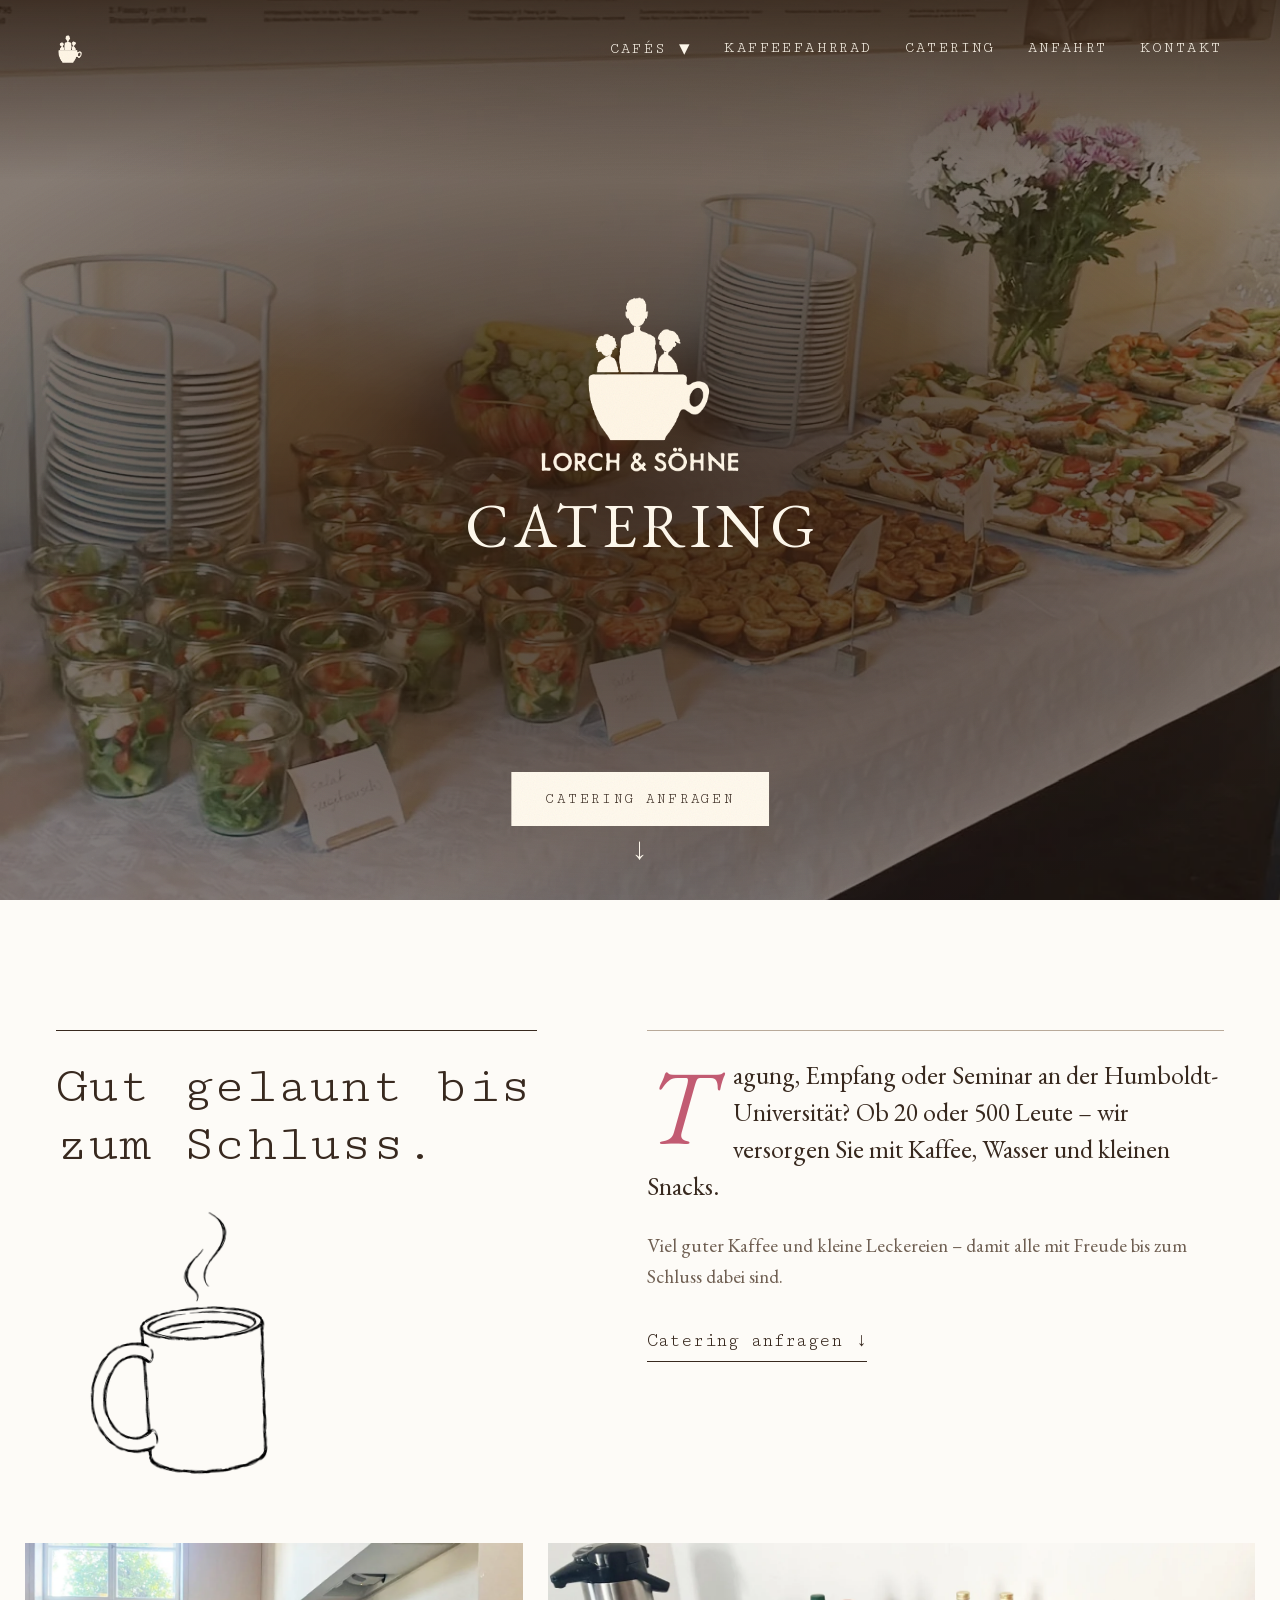
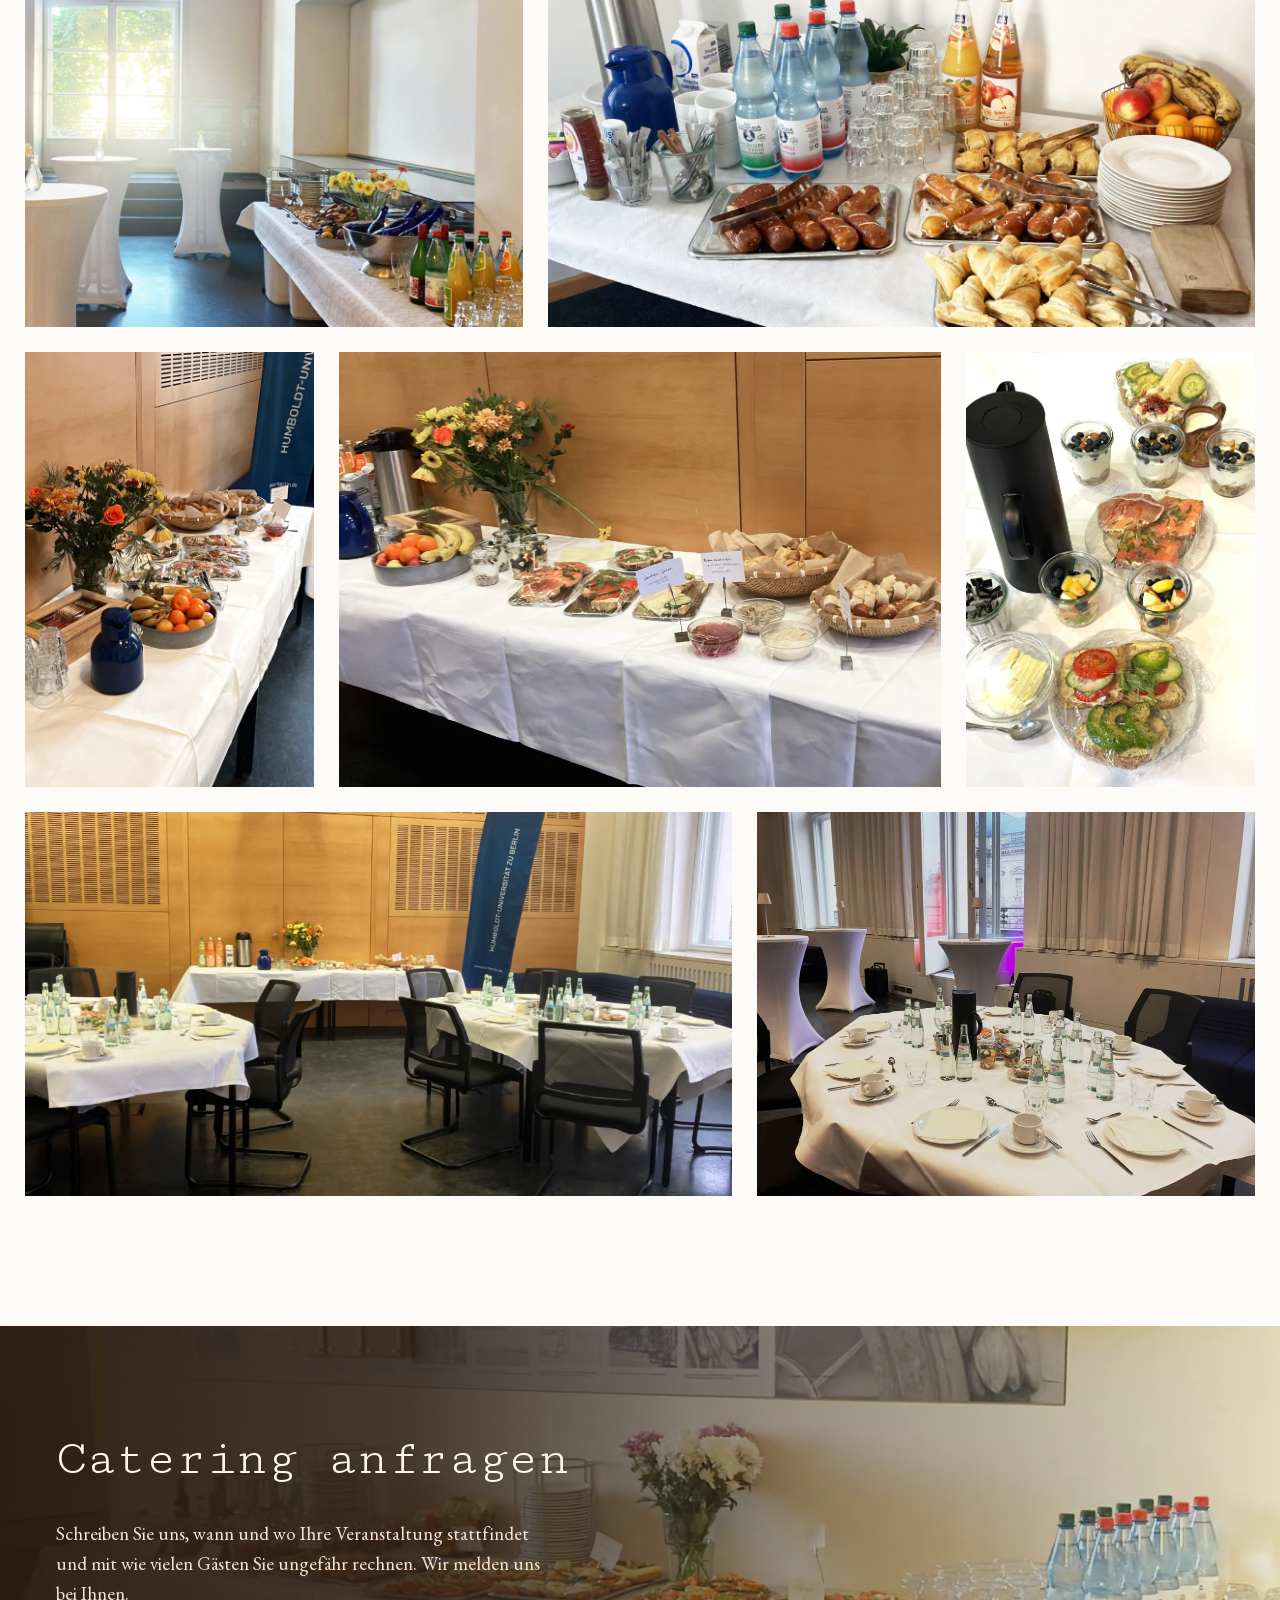
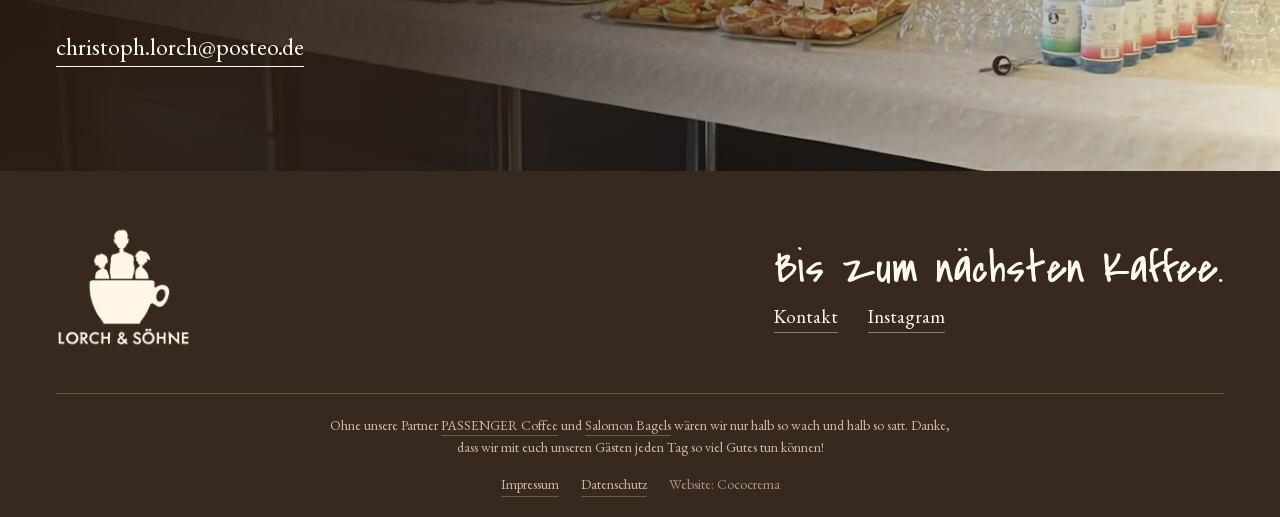
<file: catering.html>
<!doctype html>
<html lang="de">
<head>
  <meta charset="utf-8">
  <meta name="viewport" content="width=device-width,initial-scale=1">
  <meta name="description" content="Kaffee-Catering für Tagung, Empfang und Seminar an der Humboldt-Universität: Kaffee, Wasser und kleine Snacks für 20 bis 500 Gäste. Jetzt bei Lorch &amp; Söhne anfragen.">
  <meta name="theme-color" content="#35271e">
  <title>Lorch &amp; Söhne – Catering an der Humboldt-Universität in Berlin</title>
  <!-- Hauptadresse dieser Seite: so weiß Google, dass Testkopien nicht das Original sind -->
  <link rel="canonical" href="https://lorchundsoehne.de/catering.html">
  <!-- Startbild vorladen: Handy bekommt die kleine Hochformat-Version (-mobil), Desktop die große -->
  <link rel="preload" href="assets/bilder/catering/buffet-catering-lorch-und-soehne-salate-und-snacks-mobil.webp" as="image" fetchpriority="high" media="(max-width: 800px)">
  <link rel="preload" href="assets/bilder/catering/buffet-catering-lorch-und-soehne-salate-und-snacks.webp" as="image" fetchpriority="high" media="(min-width: 801px)">
  <link rel="preload" href="assets/fonts/ebgaramond-normal.woff2" as="font" type="font/woff2" crossorigin>
  <!-- Favicon: braune Tasse (assets/logos, 64 px); fürs iPhone weiterhin die Logo-Tasse -->
  <link rel="icon" type="image/webp" href="assets/bilder/lorch-und-soehne-favicon-whole-cup.webp">
  <link rel="apple-touch-icon" href="apple-touch-icon.png">
  <link rel="stylesheet" href="style.css?v=79">
  <script src="script.js?v=71" defer></script>
</head>
<body>
  <!--
    LORCH & SÖHNE – UNTERSEITE CATERING
    Bewusst kurz und pragmatisch: Catering an der Humboldt-Universität
    (Hauptgebäude, Dorotheenstraße, Bebelplatz) – Filterkaffee und
    kleine Snacks. Aufbau: Startbild (Foyer Alte Bibliothek) →
    Einleitung mit dem Pott Kaffee → Karte (Orte | Auf dem Tisch) →
    Foto Bebelplatz mit Anfrage per E-Mail → Fußbereich.
    Nutzt fast nur vorhandene Bausteine; eigene Regeln in style.css
    im Block „UNTERSEITE CATERING“.
    Die E-Mail-Adresse ist wie auf kontakt.html geschützt
    (rückwärts in data-Attributen, script.js setzt sie zusammen).
  -->

  <a class="sprunglink" href="#inhalt">Zum Inhalt</a>

  <!-- ===== STARTBILD & NAVIGATION =====
       Foyer der Alten Bibliothek am Bebelplatz (Kommode) -->
  <header class="startbild startbild-vollbild" id="anfang">
    <!-- Bis 800 px Breite lädt der Browser den hochformatigen Ausschnitt (-mobil, viel kleiner) -->
    <picture>
      <source media="(max-width: 800px)" srcset="assets/bilder/catering/buffet-catering-lorch-und-soehne-salate-und-snacks-mobil.webp">
      <img class="startbild-foto" src="assets/bilder/catering/buffet-catering-lorch-und-soehne-salate-und-snacks.webp" width="1227" height="877" alt="Buffet mit Salaten im Glas, belegten Brötchen, Obst und Blumen" fetchpriority="high">
    </picture>
    <div class="startbild-abdunklung"></div>
    <div class="kopfleiste">
      <div class="standorte-links">
        <a class="home-tasse" href="index.html" aria-label="Lorch & Söhne – Startseite"><img class="logo-hell" src="assets/bilder/lorch-und-soehne-logo-tasse.webp" width="360" height="420" alt=""></a>
      </div>
      <button class="navigation-button" type="button" popovertarget="navigation">
        <span class="sr-only">Menü</span><span class="navigation-icon" aria-hidden="true"></span>
      </button>
      <nav id="navigation" popover aria-label="Hauptnavigation">
        <a class="nav-home" href="index.html">Home</a>
        <div class="ausklappmenue">
          <a href="index.html#espressobars">Cafés <span class="ausklapp-pfeil" aria-hidden="true">▾</span></a>
          <div class="ausklappmenue-liste">
            <a href="cafe-danziger-strasse.html">Danziger Straße</a>
            <a href="cafe-kommode.html">Kommode</a>
            <!-- zusätzlich zum eigenen Menüpunkt: das Rad als „drittes Café“ -->
            <a href="kaffeefahrrad-mieten.html">Kaffeefahrrad</a>
          </div>
        </div>
        <a href="kaffeefahrrad-mieten.html">Kaffeefahrrad</a>
        <a href="catering.html" aria-current="page">Catering</a>
        <a href="index.html#danziger">Anfahrt</a>
        <a href="kontakt.html">Kontakt</a>
      </nav>
    </div>
    <!-- Das Logo ist die Hauptüberschrift, darunter „Catering“ -->
    <h1 class="startbild-logo startbild-thema">
      <img src="assets/bilder/lorch-und-soehne-logo.webp" width="591" height="532" alt="Lorch & Söhne" class="logo-hell">
      <span class="startbild-standort"><span class="standort-strasse">Catering<span class="sr-only"> an der Humboldt-Universität in Berlin</span></span></span>
    </h1>
    <a class="startbild-weiter startbild-knopf" href="#anfrage">
      <span>Catering anfragen</span><span aria-hidden="true">↓</span>
    </a>
  </header>

  <main id="inhalt">

    <!-- ===== EINLEITUNG (editorial, wie Danziger Straße) =====
         Links Überschrift mit dem gezeichneten Pott Kaffee,
         rechts der Text. -->
    <section class="danziger-einleitung catering-einleitung inhaltsbreite" aria-labelledby="einleitung-titel">
      <div class="einleitung-kopf">
        <h2 id="einleitung-titel">Gut gelaunt bis zum Schluss.</h2>
        <img class="fahrrad-figur" src="assets/bilder/kommode/lorch-und-soehne-kommode-pott-kaffee-illustration.webp" width="600" height="600" alt="Gezeichneter Pott Kaffee" loading="lazy">
      </div>
      <div class="einleitung-spalte">
        <p class="einleitung-vorspann"><!--i:texte.catering.einleitung_1-->Tagung, Empfang oder Seminar an der Humboldt-Universität? Ob 20 oder 500 Leute – wir versorgen Sie mit Kaffee, Wasser und kleinen Snacks.<!--/i--></p>
        <p><!--i:texte.catering.einleitung_2-->Viel guter Kaffee und kleine Leckereien – damit alle mit Freude bis zum Schluss dabei sind.<!--/i--></p>
        <a class="textlink" href="#anfrage">Catering anfragen <span aria-hidden="true">↓</span></a>
      </div>
    </section>

    <!-- ===== BILDKACHELN CATERING =====
         Drei Reihen Eindrücke vom Buffet:
         1. zwei Querformate (Saal, Snacks)
         2. hochkant – breit – hochkant (Blumen, HU-Buffet, Obst)
         3. zwei Querformate (Tische, gedeckte Tafel an der HU)
         Handy: Hochformate nebeneinander, Querformate volle Breite.
         Das dritte und vierte Catering-Foto stehen im Kopfbereich
         und hinter „Catering anfragen“ – so kommt keins doppelt vor. -->
    <section class="bildkacheln bildkacheln-catering" aria-label="Eindrücke von unserem Catering">
      <figure class="kachel"><img src="assets/bilder/catering/buffet-aufbau-tische-catering-lorch-und-soehne.webp" srcset="assets/bilder/catering/buffet-aufbau-tische-catering-lorch-und-soehne-mobil.webp 800w, assets/bilder/catering/buffet-aufbau-tische-catering-lorch-und-soehne.webp 1238w" sizes="(max-width: 800px) 100vw, 1200px" width="1238" height="900" alt="Buffet und Stehtische im lichtdurchfluteten Saal" loading="lazy"></figure>
      <figure class="kachel"><img src="assets/bilder/catering/buffet-snacks-wasser-lorch-und-soehne.webp" srcset="assets/bilder/catering/buffet-snacks-wasser-lorch-und-soehne-mobil.webp 800w, assets/bilder/catering/buffet-snacks-wasser-lorch-und-soehne.webp 1482w" sizes="(max-width: 800px) 100vw, 1200px" width="1482" height="900" alt="Kaffee, Wasser, Säfte, Obst und herzhafte Snacks auf dem Buffet" loading="lazy"></figure>
      <figure class="kachel kachel-catering-hoch"><img src="assets/bilder/catering/lorch-und-soehne-catering-buffet-mit-blumen.webp" width="667" height="900" alt="Langes Buffet mit Blumenstrauß, Obst und Gebäck an der Humboldt-Universität" loading="lazy"></figure>
      <figure class="kachel kachel-catering-breit"><img src="assets/bilder/catering/lorch-und-soehne-catering-hu-buffet.webp" srcset="assets/bilder/catering/lorch-und-soehne-catering-hu-buffet-mobil.webp 800w, assets/bilder/catering/lorch-und-soehne-catering-hu-buffet.webp 1296w" sizes="(max-width: 800px) 100vw, 1200px" width="1296" height="821" alt="Gedeckter Buffettisch mit Kaffee, belegten Brötchen und Blumen" loading="lazy"></figure>
      <figure class="kachel kachel-catering-hoch"><img src="assets/bilder/catering/lorch-und-soehne-catering-hu-obst-und-salate.webp" width="741" height="900" alt="Obstbecher, belegte Brote und Kaffeekanne von oben" loading="lazy"></figure>
      <figure class="kachel kachel-catering-links"><img src="assets/bilder/catering/lorch-und-soehne-catering-hu-tische.webp" srcset="assets/bilder/catering/lorch-und-soehne-catering-hu-tische-mobil.webp 800w, assets/bilder/catering/lorch-und-soehne-catering-hu-tische.webp 1100w" sizes="(max-width: 800px) 100vw, 1200px" width="1100" height="632" alt="Eingedeckte Tische im Seminarraum der Humboldt-Universität" loading="lazy"></figure>
      <figure class="kachel kachel-catering-rechts"><img src="assets/bilder/catering/lorch-und-soehne-catering-hu.webp" width="1000" height="750" alt="Runde Tafel mit weißer Tischdecke, Geschirr und Wasserflaschen" loading="lazy"></figure>
    </section>

    <!-- ===== ANFRAGE (Foto-Bereich) =====
         Text und geschützte E-Mail-Adresse auf dem Foto der Kommode
         am Bebelplatz. -->
    <section class="foto-section" id="anfrage" aria-labelledby="anfrage-titel">
      <img class="section-foto" src="assets/bilder/catering/buffet-catering-aufbau-lorch-und-soehne.webp" srcset="assets/bilder/catering/buffet-catering-aufbau-lorch-und-soehne-mobil.webp 800w, assets/bilder/catering/buffet-catering-aufbau-lorch-und-soehne.webp 1331w" sizes="(max-width: 800px) 100vw, 1200px" width="1331" height="855" alt="Ein langes Catering-Buffet mit Snacks, Blumen und Getränken in einem hellen Saal" loading="lazy">
      <div class="foto-abdunklung"></div>
      <div class="inhaltsbreite foto-inhalt">
        <div class="foto-text">
          <h2 id="anfrage-titel">Catering anfragen</h2>
          <p>Schreiben Sie uns, wann und wo Ihre Veranstaltung stattfindet und mit wie vielen Gästen Sie ungefähr rechnen. Wir melden uns bei Ihnen.</p>
          <!-- script.js ersetzt den Link durch den mailto-Link mit der Adresse.
               Ohne JavaScript bleibt er stehen und führt zur Kontaktseite. -->
          <p class="kontakt-adresse catering-adresse email-geschuetzt" data-name="hcrol.hpotsirhc" data-domain="ed.oetsop"><a href="kontakt.html">E-Mail schreiben</a></p>
        </div>
      </div>
    </section>

  </main>

  <!-- ===== FUSSBEREICH (wie auf der Startseite) ===== -->
  <footer class="fussbereich">
    <div class="inhaltsbreite fussbereich-oben">
      <a href="index.html" aria-label="Lorch & Söhne – zur Startseite"><img class="logo-hell fussbereich-logo" src="assets/bilder/lorch-und-soehne-logo.webp" width="591" height="532" alt="Lorch & Söhne" loading="lazy"></a>
      <div>
        <p class="handschrift">Bis zum nächsten Kaffee.</p>
        <!-- Keine E-Mail-Adresse im Footer (steht nur auf der Kontaktseite) -->
        <a class="email-link" href="kontakt.html">Kontakt</a>
        <!-- Instagram-Profil, öffnet in neuem Tab -->
        <a class="instagram-link" href="https://www.instagram.com/lorch_und_soehne/" target="_blank" rel="noopener">Instagram</a>
      </div>
    </div>
    <div class="inhaltsbreite fussbereich-unten">
      <!-- Dank an die Partner (Kaffeebohnen und Bagels), Links öffnen in neuem Tab -->
      <p class="fussbereich-partner">Ohne unsere Partner <a href="https://www.passenger-coffee.de/" target="_blank" rel="noopener">PASSENGER Coffee</a> und <a href="https://www.salomon-bagels.de/" target="_blank" rel="noopener">Salomon Bagels</a> wären wir nur halb so wach und halb so satt. Danke, dass wir mit euch unseren Gästen jeden Tag so viel Gutes tun können!</p>
      <!-- Pflichtseiten -->
      <nav class="fussbereich-rechtliches" aria-label="Rechtliches">
        <a href="impressum.html">Impressum</a>
        <a href="datenschutz.html">Datenschutz</a>
        <a class="fussbereich-credit" href="https://cococrema.de/" target="_blank" rel="noopener">Website: Cococrema</a>
      </nav>
    </div>
  </footer>
</body>
</html>
</file>
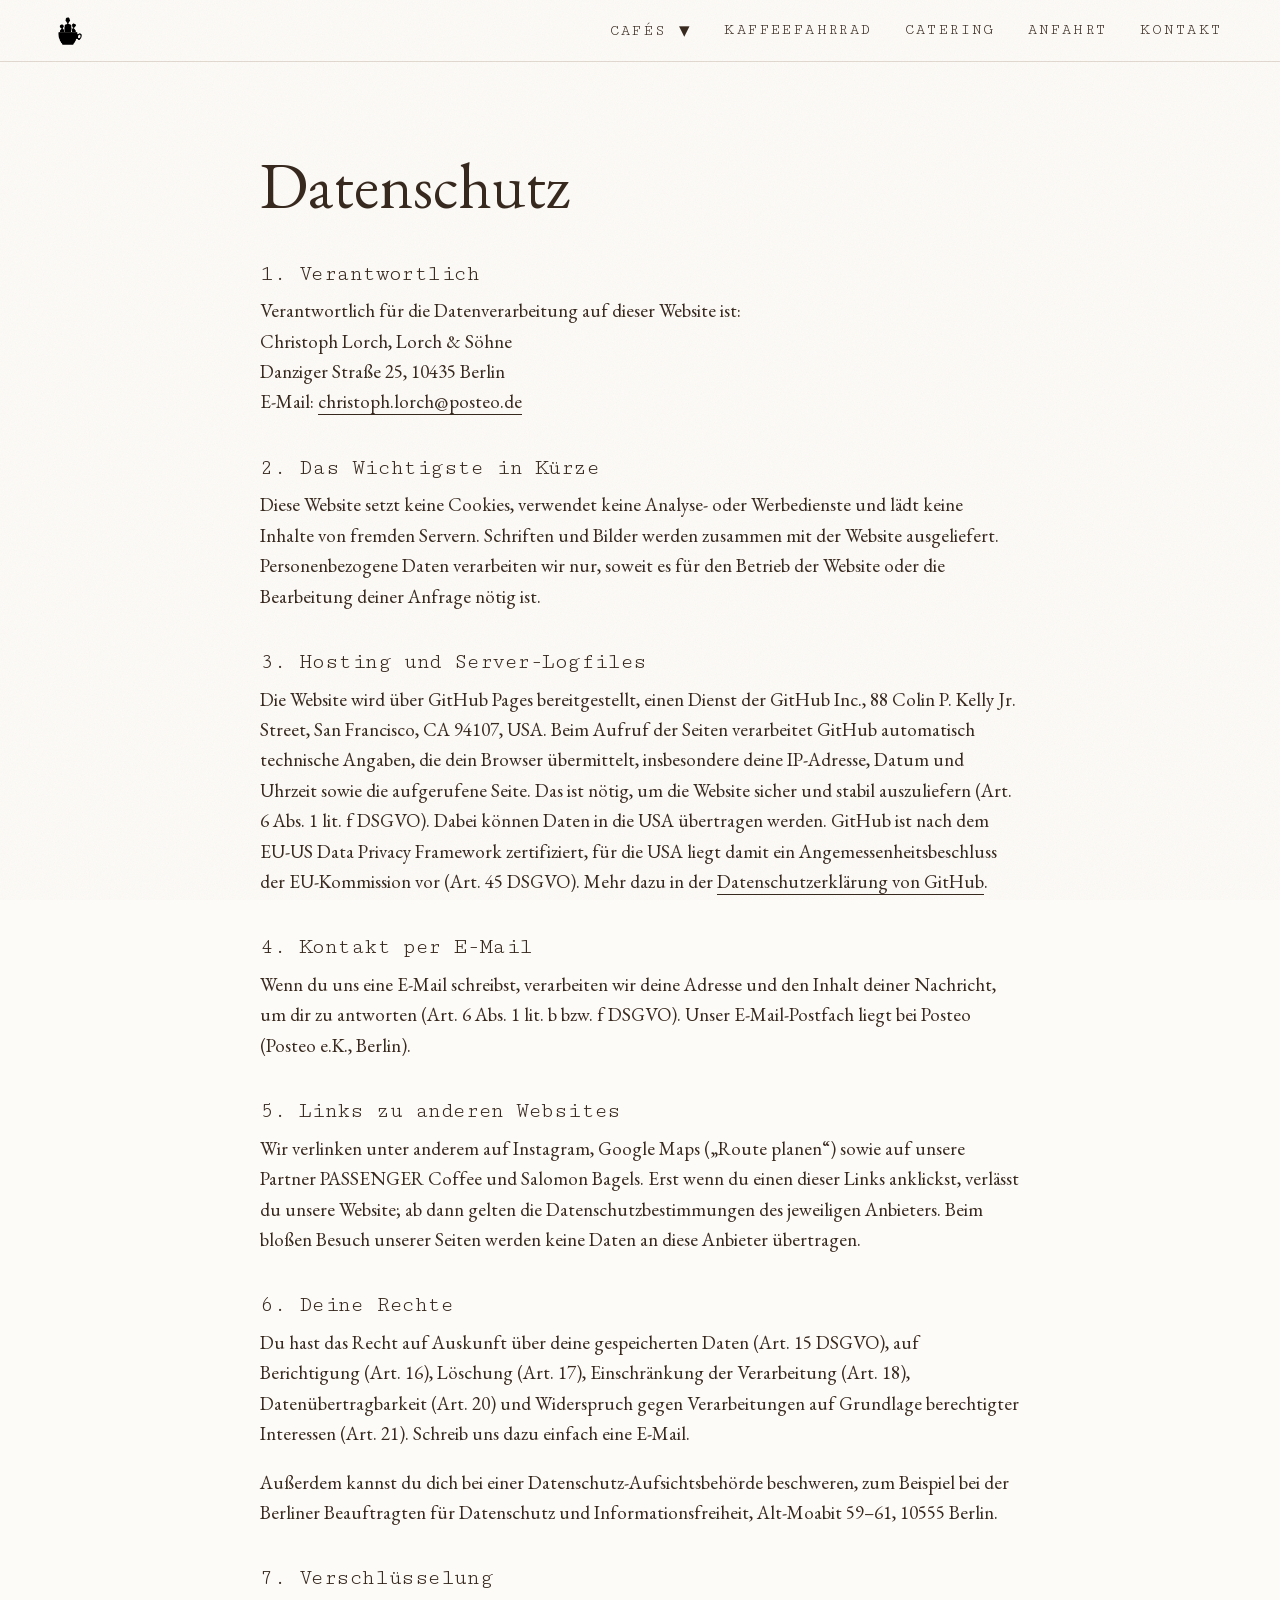
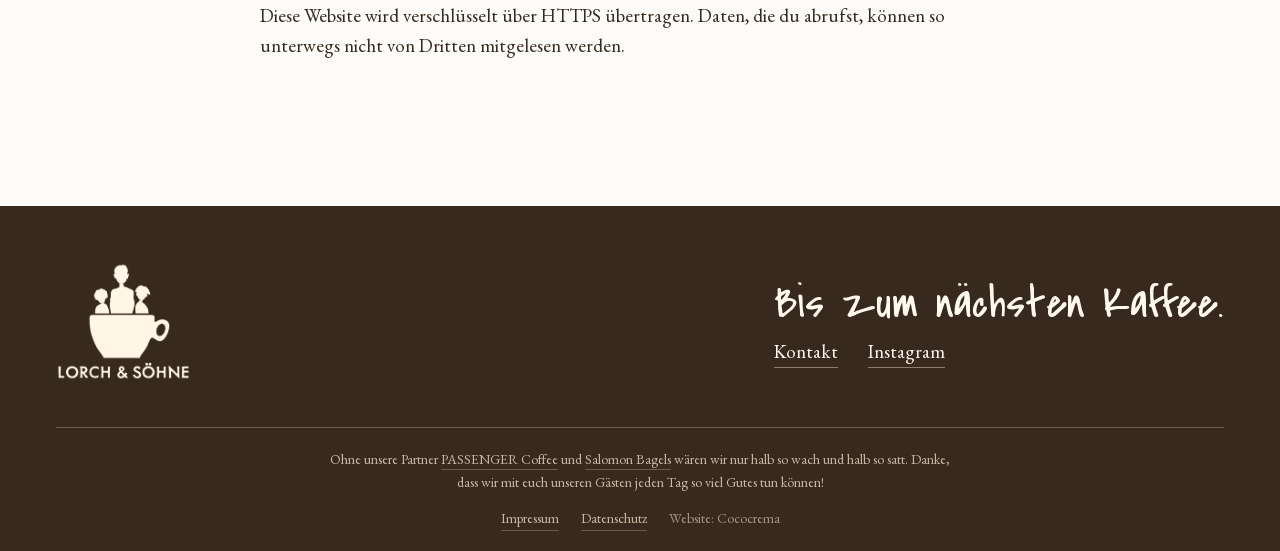
<file: datenschutz.html>
<!doctype html>
<html lang="de">
<head>
  <meta charset="utf-8">
  <meta name="viewport" content="width=device-width,initial-scale=1">
  <meta name="description" content="Datenschutzerklärung von Lorch &amp; Söhne: welche Daten beim Besuch der Website und bei Anfragen verarbeitet werden.">
  <meta name="theme-color" content="#35271e">
  <title>Datenschutz · Lorch &amp; Söhne</title>
  <link rel="canonical" href="https://lorchundsoehne.de/datenschutz.html">
  <link rel="preload" href="assets/fonts/ebgaramond-normal.woff2" as="font" type="font/woff2" crossorigin>
  <link rel="icon" type="image/webp" href="assets/bilder/lorch-und-soehne-favicon-whole-cup.webp">
  <link rel="apple-touch-icon" href="apple-touch-icon.png">
  <link rel="stylesheet" href="style.css?v=79">
  <script src="script.js?v=71" defer></script>
</head>
<body>
  <!--
    LORCH & SÖHNE – DATENSCHUTZERKLÄRUNG
    Stand: November 2026. Passt zum aktuellen Aufbau der Website:
    kein Tracking, keine Cookies, Schriften liegen auf dem eigenen
    Server, kein Formular (Anfragen nur per E-Mail).
    Wenn später z. B. Google Maps eingebettet, Analytics oder ein
    Newsletter eingebaut wird, muss dieser Text erweitert werden.
    Schlichte Textseite ohne Startbild: Die Kopfleiste ist von Anfang
    an hell (Klasse „ist-gescrollt“ fest im HTML). Aussehen: style.css,
    Block „RECHTSTEXTE“. Gelb markierte [BITTE ERGÄNZEN]-Stellen müssen
    vor dem Livegang ausgefüllt werden!
  -->

  <a class="sprunglink" href="#inhalt">Zum Inhalt</a>
  <div id="anfang">
    <div class="kopfleiste ist-gescrollt">
      <div class="standorte-links">
        <a class="home-tasse" href="index.html" aria-label="Lorch & Söhne – Startseite"><img class="logo-hell" src="assets/bilder/lorch-und-soehne-logo-tasse.webp" width="360" height="420" alt=""></a>
      </div>
      <button class="navigation-button" type="button" popovertarget="navigation">
        <span class="sr-only">Menü</span><span class="navigation-icon" aria-hidden="true"></span>
      </button>
      <nav id="navigation" popover aria-label="Hauptnavigation">
        <a class="nav-home" href="index.html">Home</a>
        <div class="ausklappmenue">
          <a href="index.html#espressobars">Cafés <span class="ausklapp-pfeil" aria-hidden="true">▾</span></a>
          <div class="ausklappmenue-liste">
            <a href="cafe-danziger-strasse.html">Danziger Straße</a>
            <a href="cafe-kommode.html">Kommode</a>
            <!-- zusätzlich zum eigenen Menüpunkt: das Rad als „drittes Café“ -->
            <a href="kaffeefahrrad-mieten.html">Kaffeefahrrad</a>
          </div>
        </div>
        <a href="kaffeefahrrad-mieten.html">Kaffeefahrrad</a>
        <a href="catering.html">Catering</a>
        <a href="index.html#danziger">Anfahrt</a>
        <a href="kontakt.html">Kontakt</a>
      </nav>
    </div>
  </div>

  <main id="inhalt" class="rechtstext inhaltsbreite">
    <h1>Datenschutz</h1>

    <h2>1. Verantwortlich</h2>
    <p>Verantwortlich für die Datenverarbeitung auf dieser Website ist:<br>
      Christoph Lorch, Lorch &amp; Söhne<br>
      <!--i:danziger.adresse.strasse-->Danziger Straße 25<!--/i-->, <!--i:danziger.adresse.plz_ort-->10435 Berlin<!--/i--><br>
      E-Mail: <span class="email-geschuetzt" data-name="hcrol.hpotsirhc" data-domain="ed.oetsop">&#99;&#104;&#114;&#105;&#115;&#116;&#111;&#112;&#104;&#46;&#108;&#111;&#114;&#99;&#104;&#64;&#112;&#111;&#115;&#116;&#101;&#111;&#46;&#100;&#101;</span></p>

    <h2>2. Das Wichtigste in Kürze</h2>
    <p>Diese Website setzt keine Cookies, verwendet keine Analyse- oder Werbedienste und lädt keine Inhalte von fremden Servern. Schriften und Bilder werden zusammen mit der Website ausgeliefert. Personenbezogene Daten verarbeiten wir nur, soweit es für den Betrieb der Website oder die Bearbeitung deiner Anfrage nötig ist.</p>

    <!-- Hosting: GitHub Pages (seit Umzug von OVH). Bei einem Wechsel
         Anbieter, Adresse und Drittland-Hinweis hier anpassen.
         GitHub ist unter dem EU-US Data Privacy Framework zertifiziert. -->
    <h2>3. Hosting und Server-Logfiles</h2>
    <p>Die Website wird über GitHub Pages bereitgestellt, einen Dienst der GitHub Inc., 88 Colin P. Kelly Jr. Street, San Francisco, CA 94107, USA. Beim Aufruf der Seiten verarbeitet GitHub automatisch technische Angaben, die dein Browser übermittelt, insbesondere deine IP-Adresse, Datum und Uhrzeit sowie die aufgerufene Seite. Das ist nötig, um die Website sicher und stabil auszuliefern (Art. 6 Abs. 1 lit. f DSGVO). Dabei können Daten in die USA übertragen werden. GitHub ist nach dem EU-US Data Privacy Framework zertifiziert, für die USA liegt damit ein Angemessenheitsbeschluss der EU-Kommission vor (Art. 45 DSGVO). Mehr dazu in der <a href="https://docs.github.com/de/site-policy/privacy-policies/github-general-privacy-statement" target="_blank" rel="noopener">Datenschutzerklärung von GitHub</a>.</p>

    <h2>4. Kontakt per E-Mail</h2>
    <p>Wenn du uns eine E-Mail schreibst, verarbeiten wir deine Adresse und den Inhalt deiner Nachricht, um dir zu antworten (Art. 6 Abs. 1 lit. b bzw. f DSGVO). Unser E-Mail-Postfach liegt bei Posteo (Posteo e.K., Berlin).</p>

    <h2>5. Links zu anderen Websites</h2>
    <p>Wir verlinken unter anderem auf Instagram, Google Maps („Route planen“) sowie auf unsere Partner PASSENGER Coffee und Salomon Bagels. Erst wenn du einen dieser Links anklickst, verlässt du unsere Website; ab dann gelten die Datenschutzbestimmungen des jeweiligen Anbieters. Beim bloßen Besuch unserer Seiten werden keine Daten an diese Anbieter übertragen.</p>

    <h2>6. Deine Rechte</h2>
    <p>Du hast das Recht auf Auskunft über deine gespeicherten Daten (Art. 15 DSGVO), auf Berichtigung (Art. 16), Löschung (Art. 17), Einschränkung der Verarbeitung (Art. 18), Datenübertragbarkeit (Art. 20) und Widerspruch gegen Verarbeitungen auf Grundlage berechtigter Interessen (Art. 21). Schreib uns dazu einfach eine E-Mail.</p>
    <p>Außerdem kannst du dich bei einer Datenschutz-Aufsichtsbehörde beschweren, zum Beispiel bei der Berliner Beauftragten für Datenschutz und Informationsfreiheit, Alt-Moabit 59–61, 10555 Berlin.</p>

    <h2>7. Verschlüsselung</h2>
    <p>Diese Website wird verschlüsselt über HTTPS übertragen. Daten, die du abrufst, können so unterwegs nicht von Dritten mitgelesen werden.</p>

  </main>

  <footer class="fussbereich">
    <div class="inhaltsbreite fussbereich-oben">
      <a href="index.html" aria-label="Lorch & Söhne – zur Startseite"><img class="logo-hell fussbereich-logo" src="assets/bilder/lorch-und-soehne-logo.webp" width="591" height="532" alt="Lorch & Söhne" loading="lazy"></a>
      <div>
        <p class="handschrift">Bis zum nächsten Kaffee.</p>
        <!-- Keine E-Mail-Adresse im Footer (steht nur auf der Kontaktseite) -->
        <a class="email-link" href="kontakt.html">Kontakt</a>
        <!-- Instagram-Profil, öffnet in neuem Tab -->
        <a class="instagram-link" href="https://www.instagram.com/lorch_und_soehne/" target="_blank" rel="noopener">Instagram</a>
      </div>
    </div>
    <div class="inhaltsbreite fussbereich-unten">
      <!-- Dank an die Partner (Kaffeebohnen und Bagels), Links öffnen in neuem Tab -->
      <p class="fussbereich-partner">Ohne unsere Partner <a href="https://www.passenger-coffee.de/" target="_blank" rel="noopener">PASSENGER Coffee</a> und <a href="https://www.salomon-bagels.de/" target="_blank" rel="noopener">Salomon Bagels</a> wären wir nur halb so wach und halb so satt. Danke, dass wir mit euch unseren Gästen jeden Tag so viel Gutes tun können!</p>
      <!-- Pflichtseiten -->
      <nav class="fussbereich-rechtliches" aria-label="Rechtliches">
        <a href="impressum.html">Impressum</a>
        <a href="datenschutz.html">Datenschutz</a>
        <a class="fussbereich-credit" href="https://cococrema.de/" target="_blank" rel="noopener">Website: Cococrema</a>
      </nav>
    </div>
  </footer>
</body>
</html>
</file>
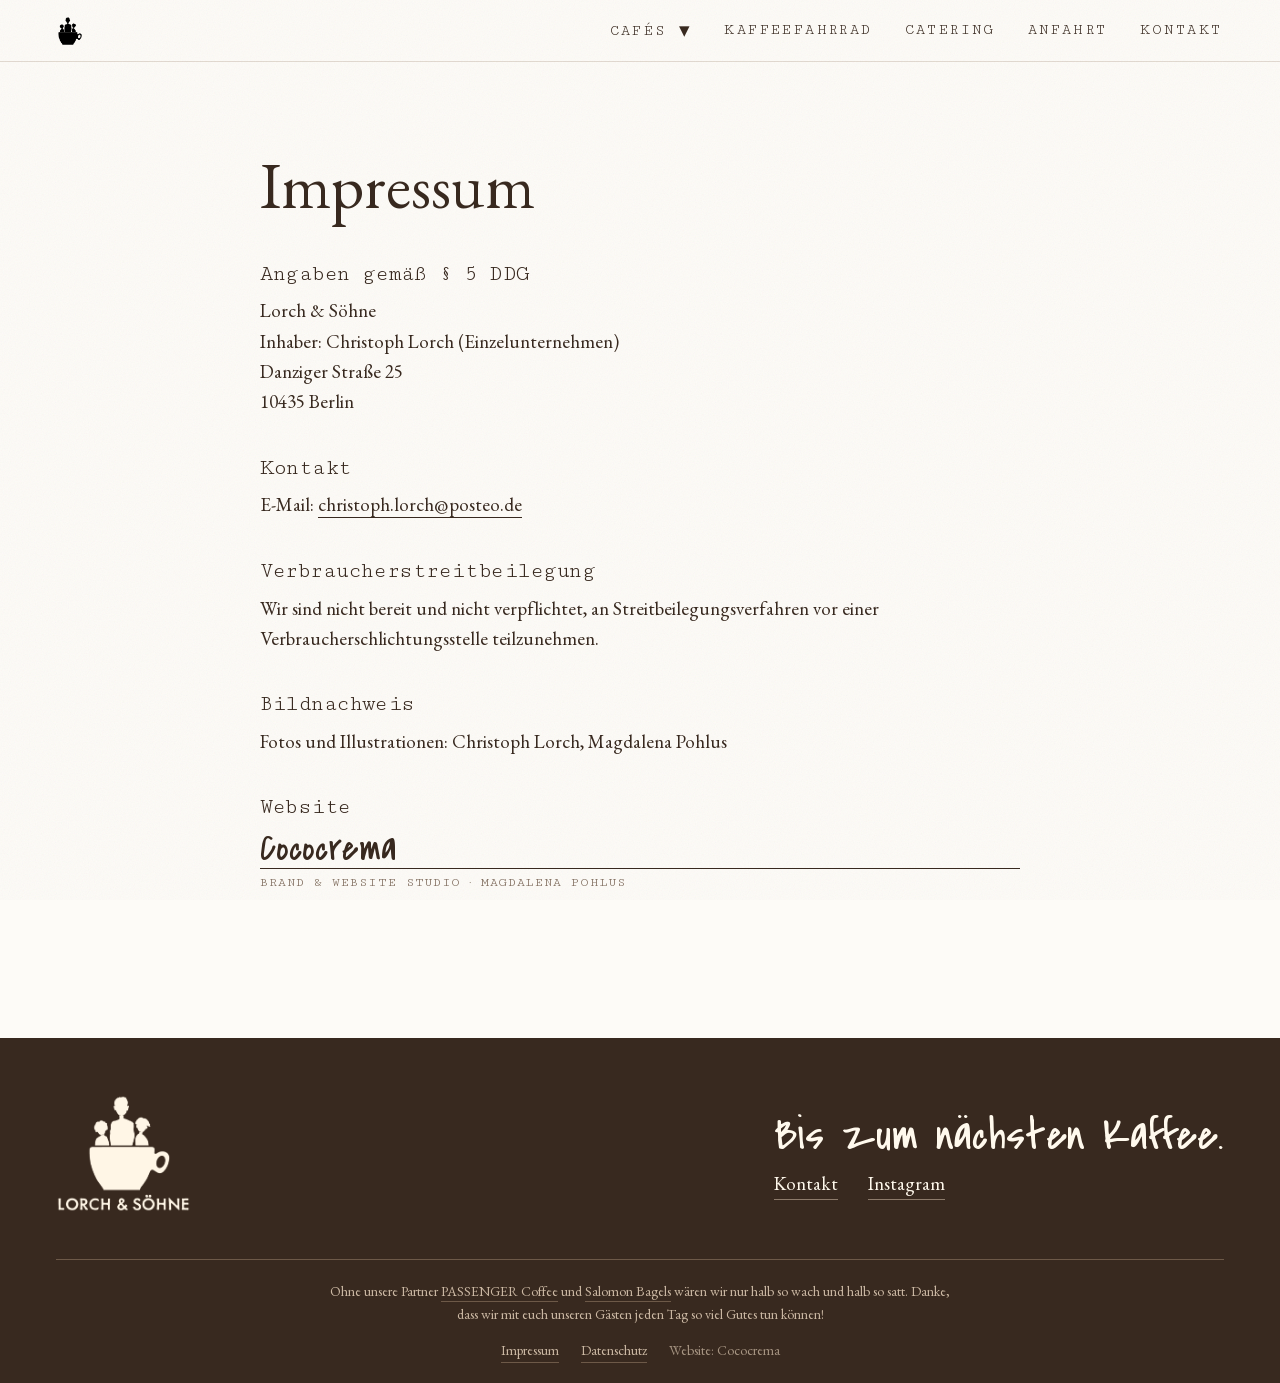
<file: impressum.html>
<!doctype html>
<html lang="de">
<head>
  <meta charset="utf-8">
  <meta name="viewport" content="width=device-width,initial-scale=1">
  <meta name="description" content="Impressum von Lorch &amp; Söhne, Cafés in Berlin.">
  <meta name="theme-color" content="#35271e">
  <title>Impressum · Lorch &amp; Söhne</title>
  <link rel="canonical" href="https://lorchundsoehne.de/impressum.html">
  <link rel="preload" href="assets/fonts/ebgaramond-normal.woff2" as="font" type="font/woff2" crossorigin>
  <link rel="icon" type="image/webp" href="assets/bilder/lorch-und-soehne-favicon-whole-cup.webp">
  <link rel="apple-touch-icon" href="apple-touch-icon.png">
  <link rel="stylesheet" href="style.css?v=79">
  <script src="script.js?v=71" defer></script>
</head>
<body>
  <!--
    LORCH & SÖHNE – IMPRESSUM
    Pflichtangaben nach § 5 Digitale-Dienste-Gesetz (DDG).
    Schlichte Textseite ohne Startbild: Die Kopfleiste ist von Anfang
    an hell (Klasse „ist-gescrollt“ fest im HTML). Aussehen: style.css,
    Block „RECHTSTEXTE“.
  -->

  <a class="sprunglink" href="#inhalt">Zum Inhalt</a>
  <div id="anfang">
    <div class="kopfleiste ist-gescrollt">
      <div class="standorte-links">
        <a class="home-tasse" href="index.html" aria-label="Lorch & Söhne – Startseite"><img class="logo-hell" src="assets/bilder/lorch-und-soehne-logo-tasse.webp" width="360" height="420" alt=""></a>
      </div>
      <button class="navigation-button" type="button" popovertarget="navigation">
        <span class="sr-only">Menü</span><span class="navigation-icon" aria-hidden="true"></span>
      </button>
      <nav id="navigation" popover aria-label="Hauptnavigation">
        <a class="nav-home" href="index.html">Home</a>
        <div class="ausklappmenue">
          <a href="index.html#espressobars">Cafés <span class="ausklapp-pfeil" aria-hidden="true">▾</span></a>
          <div class="ausklappmenue-liste">
            <a href="cafe-danziger-strasse.html">Danziger Straße</a>
            <a href="cafe-kommode.html">Kommode</a>
            <!-- zusätzlich zum eigenen Menüpunkt: das Rad als „drittes Café“ -->
            <a href="kaffeefahrrad-mieten.html">Kaffeefahrrad</a>
          </div>
        </div>
        <a href="kaffeefahrrad-mieten.html">Kaffeefahrrad</a>
        <a href="catering.html">Catering</a>
        <a href="index.html#danziger">Anfahrt</a>
        <a href="kontakt.html">Kontakt</a>
      </nav>
    </div>
  </div>

  <main id="inhalt" class="rechtstext inhaltsbreite">
    <h1>Impressum</h1>

    <h2>Angaben gemäß § 5 DDG</h2>
    <p>Lorch &amp; Söhne<br>
      Inhaber: Christoph Lorch (Einzelunternehmen)<br>
      <!--i:danziger.adresse.strasse-->Danziger Straße 25<!--/i--><br>
      <!--i:danziger.adresse.plz_ort-->10435 Berlin<!--/i--></p>

    <h2>Kontakt</h2>
    <p>E-Mail: <span class="email-geschuetzt" data-name="hcrol.hpotsirhc" data-domain="ed.oetsop">&#99;&#104;&#114;&#105;&#115;&#116;&#111;&#112;&#104;&#46;&#108;&#111;&#114;&#99;&#104;&#64;&#112;&#111;&#115;&#116;&#101;&#111;&#46;&#100;&#101;</span></p>
    <!-- Keine Telefonnummer gewünscht, Kontakt nur per E-Mail. -->




    <h2>Verbraucherstreitbeilegung</h2>
    <p>Wir sind nicht bereit und nicht verpflichtet, an Streitbeilegungsverfahren vor einer Verbraucherschlichtungsstelle teilzunehmen.</p>

    <h2>Bildnachweis</h2>
    <p>Fotos und Illustrationen: Christoph Lorch, Magdalena Pohlus</p>

    <!-- Website-Credit -->
    <h2>Website</h2>
    <p class="impressum-credit">
      <a class="impressum-credit-name" href="https://cococrema.de/" target="_blank" rel="noopener">Cococrema</a>
      <span class="impressum-credit-zusatz">Brand &amp; Website Studio · Magdalena Pohlus</span>
    </p>

  </main>

  <footer class="fussbereich">
    <div class="inhaltsbreite fussbereich-oben">
      <a href="index.html" aria-label="Lorch & Söhne – zur Startseite"><img class="logo-hell fussbereich-logo" src="assets/bilder/lorch-und-soehne-logo.webp" width="591" height="532" alt="Lorch & Söhne" loading="lazy"></a>
      <div>
        <p class="handschrift">Bis zum nächsten Kaffee.</p>
        <!-- Keine E-Mail-Adresse im Footer (steht nur auf der Kontaktseite) -->
        <a class="email-link" href="kontakt.html">Kontakt</a>
        <!-- Instagram-Profil, öffnet in neuem Tab -->
        <a class="instagram-link" href="https://www.instagram.com/lorch_und_soehne/" target="_blank" rel="noopener">Instagram</a>
      </div>
    </div>
    <div class="inhaltsbreite fussbereich-unten">
      <!-- Dank an die Partner (Kaffeebohnen und Bagels), Links öffnen in neuem Tab -->
      <p class="fussbereich-partner">Ohne unsere Partner <a href="https://www.passenger-coffee.de/" target="_blank" rel="noopener">PASSENGER Coffee</a> und <a href="https://www.salomon-bagels.de/" target="_blank" rel="noopener">Salomon Bagels</a> wären wir nur halb so wach und halb so satt. Danke, dass wir mit euch unseren Gästen jeden Tag so viel Gutes tun können!</p>
      <!-- Pflichtseiten -->
      <nav class="fussbereich-rechtliches" aria-label="Rechtliches">
        <a href="impressum.html">Impressum</a>
        <a href="datenschutz.html">Datenschutz</a>
        <a class="fussbereich-credit" href="https://cococrema.de/" target="_blank" rel="noopener">Website: Cococrema</a>
      </nav>
    </div>
  </footer>
</body>
</html>
</file>
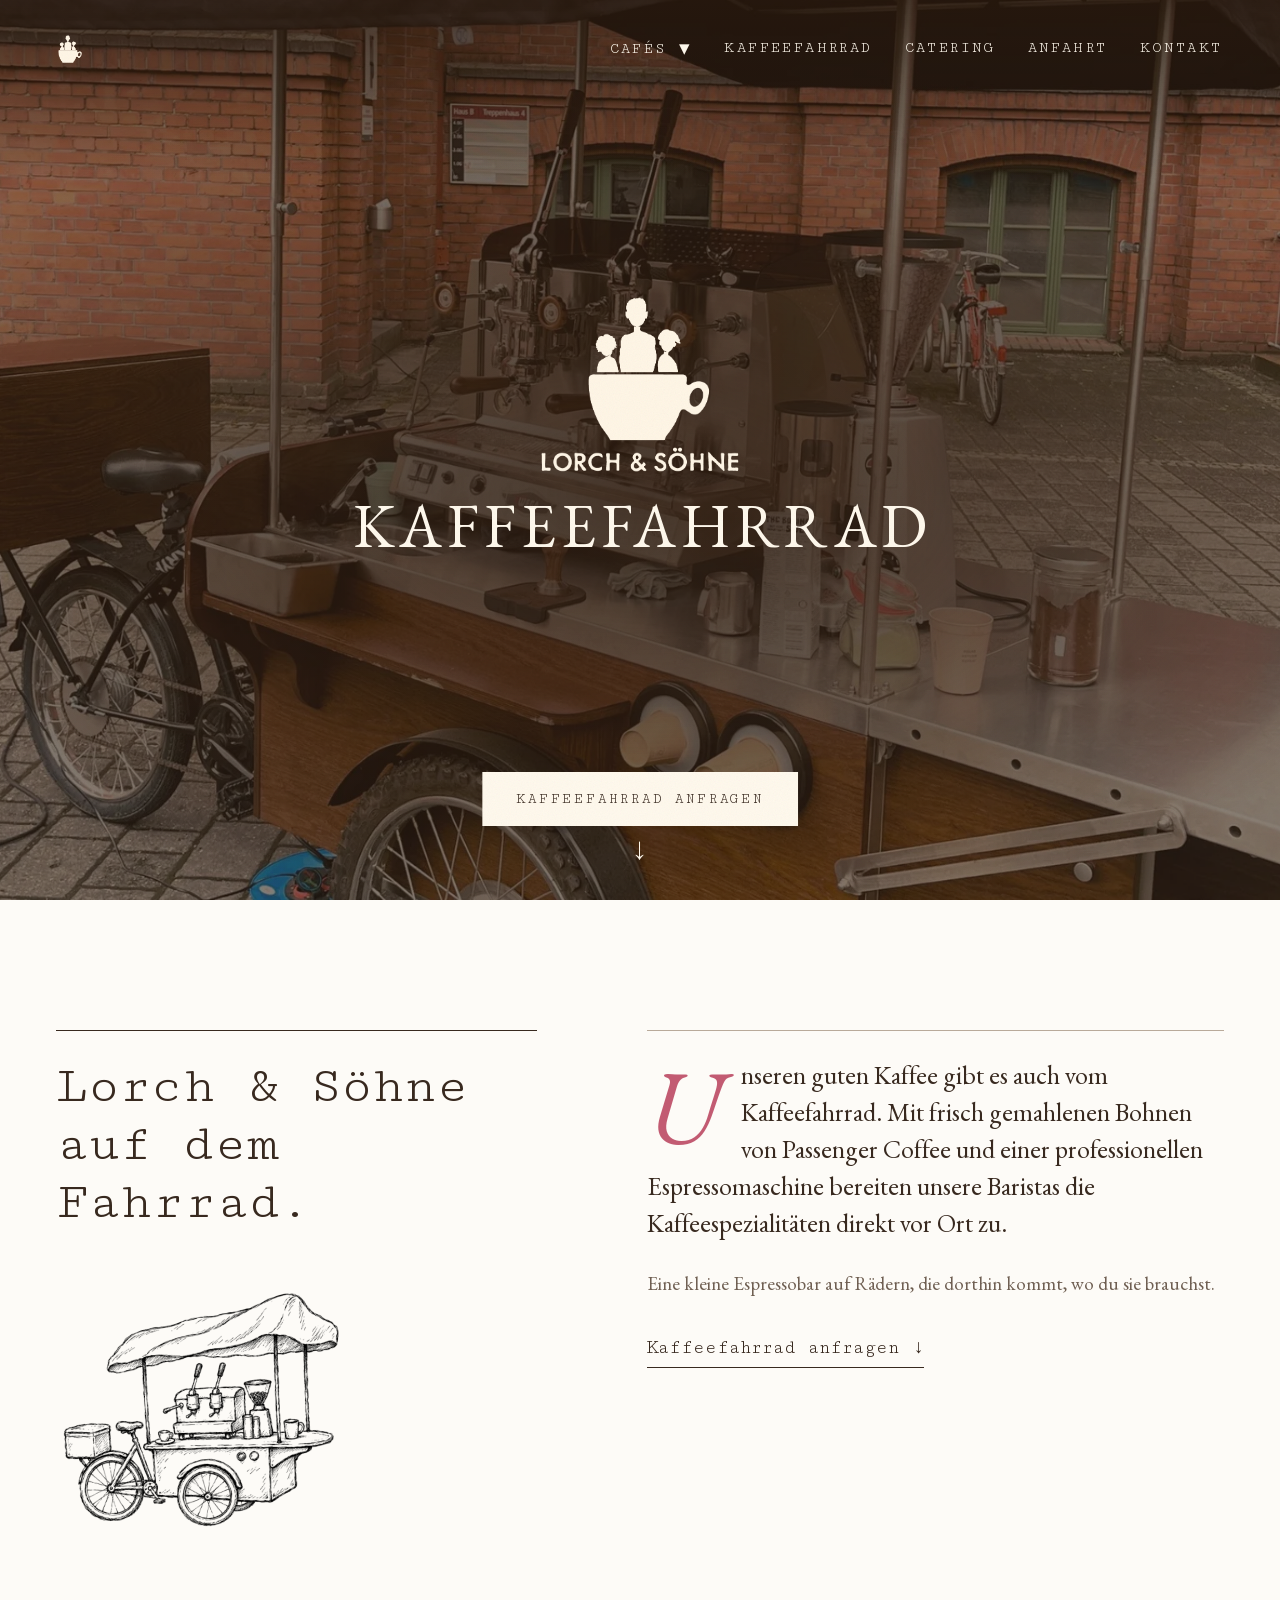
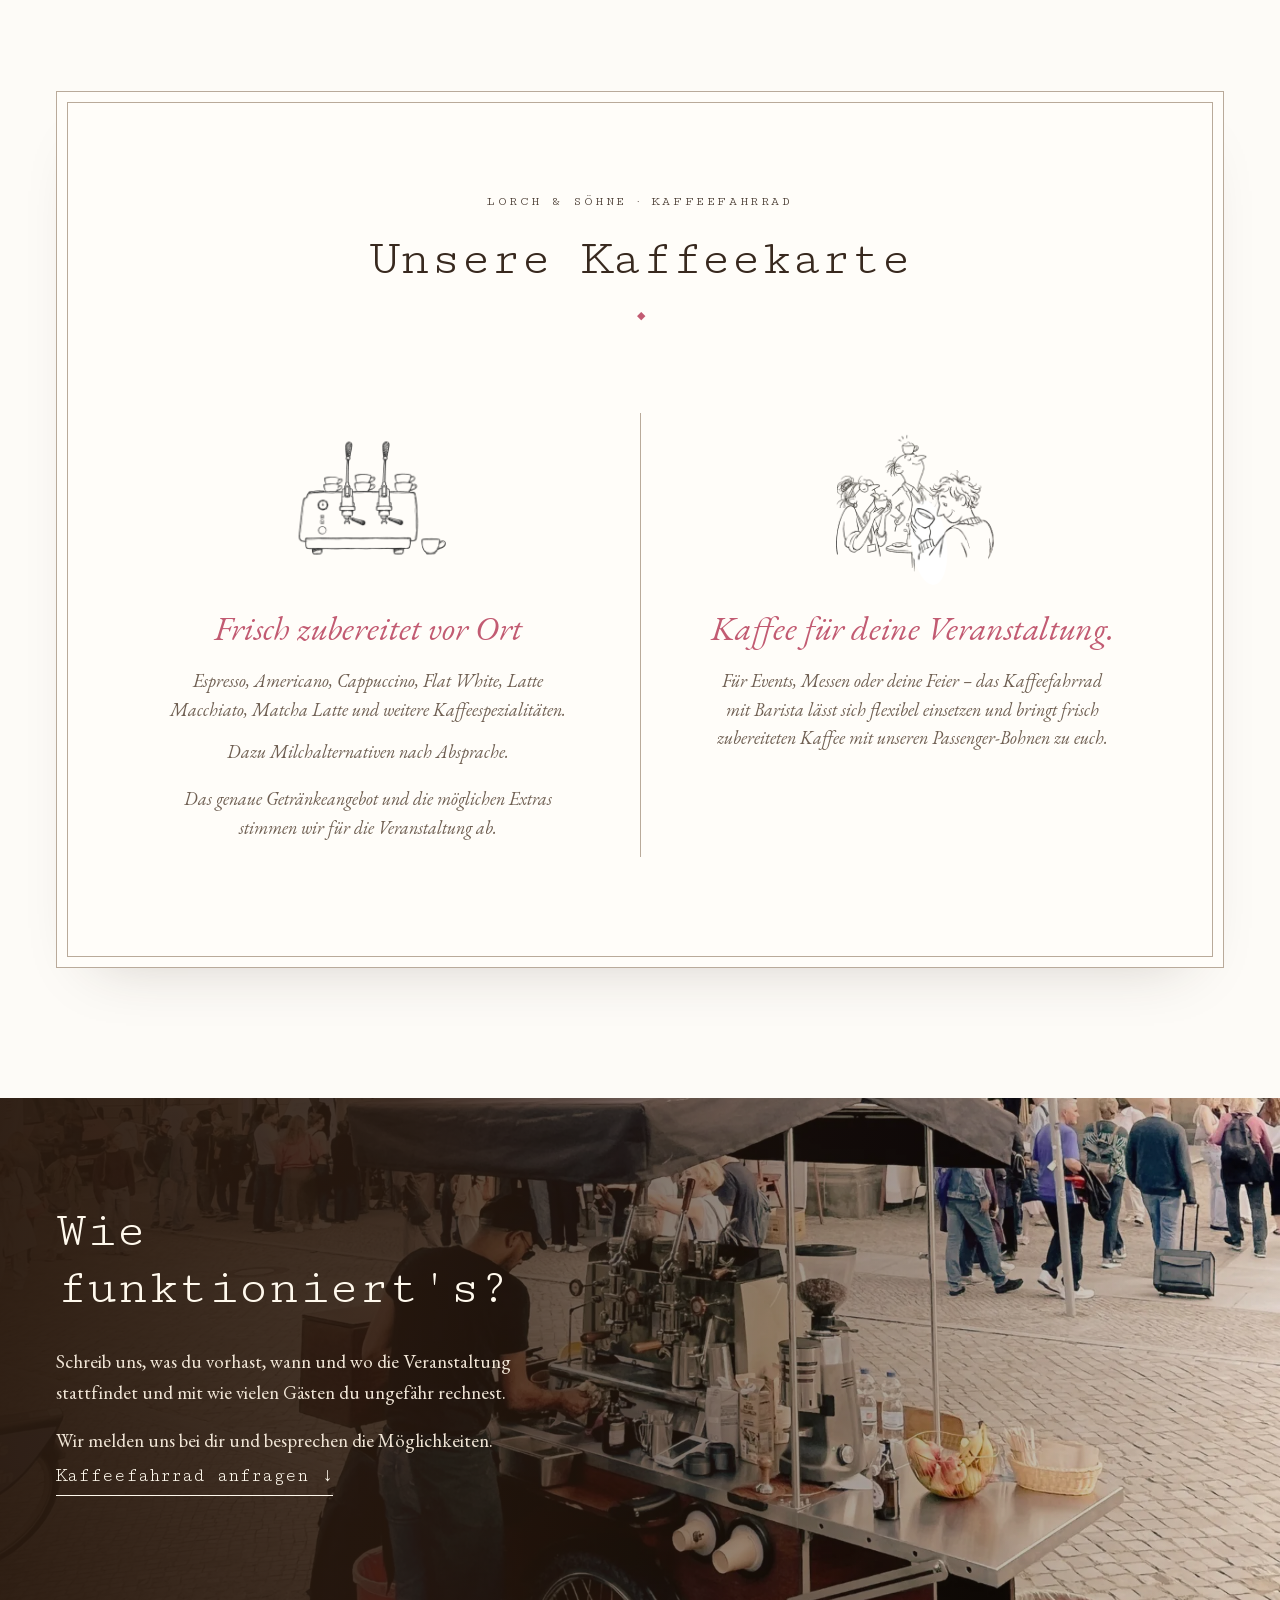
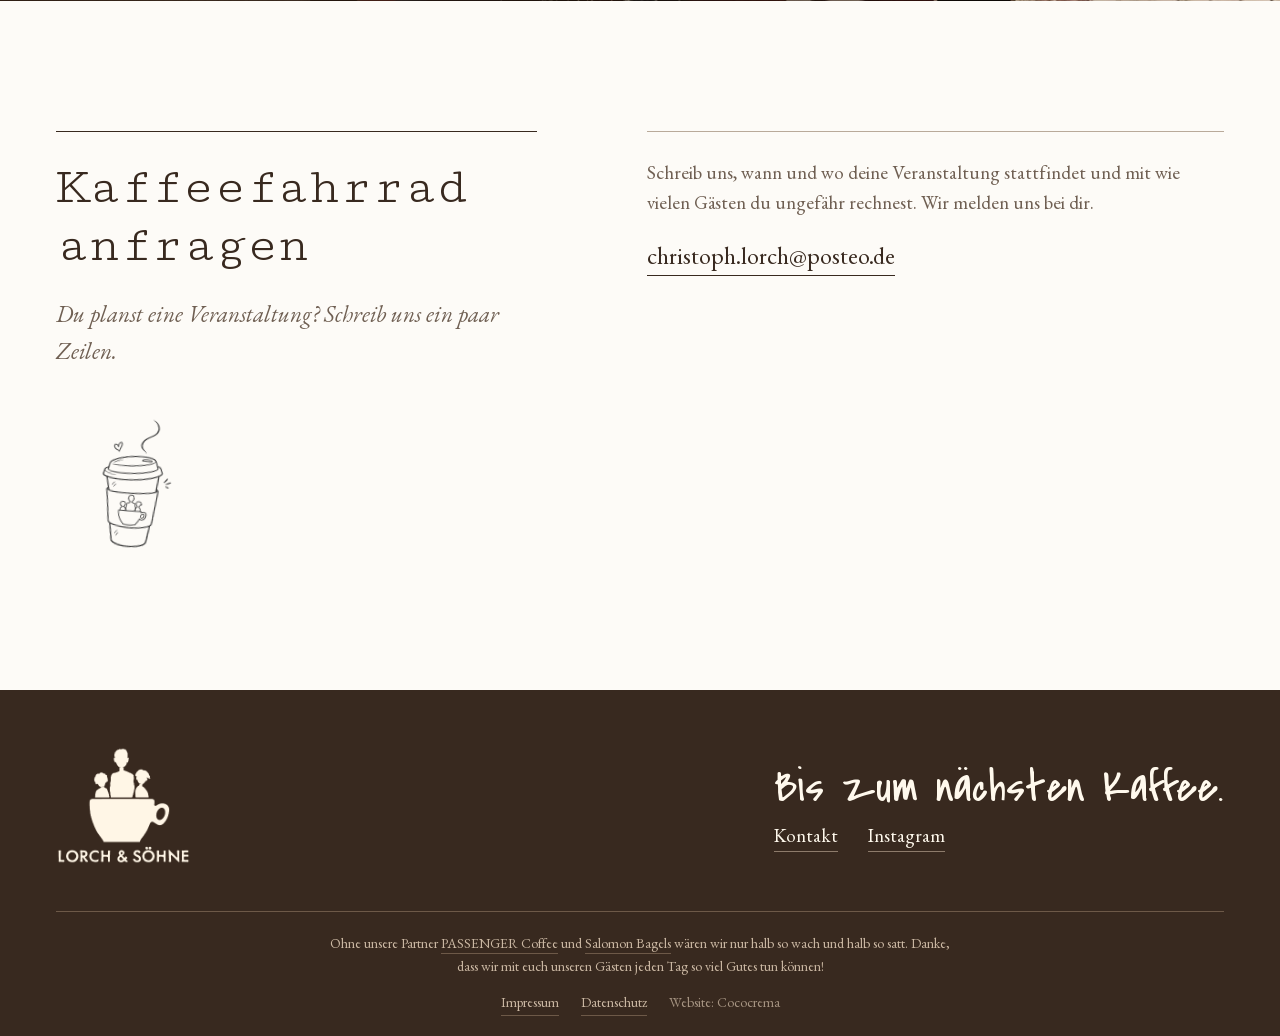
<file: kaffeefahrrad-mieten.html>
<!doctype html>
<html lang="de">
<head>
  <meta charset="utf-8">
  <meta name="viewport" content="width=device-width,initial-scale=1">
  <meta name="description" content="Kaffeefahrrad mieten in Berlin: mobile Espressobar mit Barista und Siebträger für Events, Messen und Feiern – Espresso, Cappuccino, Latte Macchiato und Matcha Latte.">
  <meta name="theme-color" content="#35271e">
  <title>Lorch &amp; Söhne Kaffeefahrrad zum Mieten – mit Barista</title>
  <!-- Hauptadresse dieser Seite: so weiß Google, dass Testkopien nicht das Original sind -->
  <link rel="canonical" href="https://lorchundsoehne.de/kaffeefahrrad-mieten.html">
  <!-- Startbild vorladen: Handy bekommt die kleine Hochformat-Version (-mobil), Desktop die große -->
  <link rel="preload" href="assets/bilder/kaffeefahrrad/lorch-und-soehne-kaffeefahrrad-kulturbrauerei-mobil.webp" as="image" fetchpriority="high" media="(max-width: 800px)">
  <link rel="preload" href="assets/bilder/kaffeefahrrad/lorch-und-soehne-kaffeefahrrad-kulturbrauerei.webp" as="image" fetchpriority="high" media="(min-width: 801px)">
  <link rel="preload" href="assets/fonts/ebgaramond-normal.woff2" as="font" type="font/woff2" crossorigin>
  <!-- Favicon: braune Tasse (assets/logos, 64 px); fürs iPhone weiterhin die Logo-Tasse -->
  <link rel="icon" type="image/webp" href="assets/bilder/lorch-und-soehne-favicon-whole-cup.webp">
  <link rel="apple-touch-icon" href="apple-touch-icon.png">
  <link rel="stylesheet" href="style.css?v=79">
  <script src="script.js?v=71" defer></script>
</head>
<body>
  <!--
    Aufbau (von oben nach unten) – bewusst schlank, nur zwei Fotos:
    Startbild → Einleitung mit dem Rad → Kaffeekarte (Karte mit
    Doppelrahmen) → Foto „Wie funktioniert's?“ → Anfrage per
    E-Mail (#anfrage) → Fußbereich.
    Bausteine wie auf den anderen Unterseiten; was nur hier vorkommt,
    steht in style.css im Block „UNTERSEITE KAFFEEFAHRRAD“.
    Fotos und Becher liegen in assets/bilder/kaffeefahrrad/.
  -->

  <a class="sprunglink" href="#inhalt">Zum Inhalt</a>

  <!-- ===== STARTBILD & NAVIGATION =====
       Das Kaffeefahrrad vor der Backsteinwand (Kulturbrauerei). -->
  <header class="startbild startbild-vollbild" id="anfang">
    <!-- Bis 800 px Breite lädt der Browser den hochformatigen Ausschnitt (-mobil, viel kleiner) -->
    <picture>
      <source media="(max-width: 800px)" srcset="assets/bilder/kaffeefahrrad/lorch-und-soehne-kaffeefahrrad-kulturbrauerei-mobil.webp">
      <img class="startbild-foto" src="assets/bilder/kaffeefahrrad/lorch-und-soehne-kaffeefahrrad-kulturbrauerei.webp" width="1920" height="1080" alt="Das Lorch & Söhne Kaffeefahrrad mit Sonnendach, WEGA-Hebelmaschine und Kaffeemühle vor einer Backsteinfassade" fetchpriority="high">
    </picture>
    <div class="startbild-abdunklung"></div>
    <div class="kopfleiste">
      <div class="standorte-links">
        <a class="home-tasse" href="index.html" aria-label="Lorch & Söhne – Startseite"><img class="logo-hell" src="assets/bilder/lorch-und-soehne-logo-tasse.webp" width="360" height="420" alt=""></a>
      </div>
      <button class="navigation-button" type="button" popovertarget="navigation">
        <span class="sr-only">Menü</span><span class="navigation-icon" aria-hidden="true"></span>
      </button>
      <nav id="navigation" popover aria-label="Hauptnavigation">
        <a class="nav-home" href="index.html">Home</a>
        <div class="ausklappmenue">
          <a href="index.html#espressobars">Cafés <span class="ausklapp-pfeil" aria-hidden="true">▾</span></a>
          <div class="ausklappmenue-liste">
            <a href="cafe-danziger-strasse.html">Danziger Straße</a>
            <a href="cafe-kommode.html">Kommode</a>
            <!-- zusätzlich zum eigenen Menüpunkt: das Rad als „drittes Café“ -->
            <a href="kaffeefahrrad-mieten.html">Kaffeefahrrad</a>
          </div>
        </div>
        <a href="kaffeefahrrad-mieten.html" aria-current="page">Kaffeefahrrad</a>
        <a href="catering.html">Catering</a>
        <!-- Das Rad hat keine feste Adresse: „Anfahrt“ führt zu den
             Adressen der Cafés auf der Startseite -->
        <a href="index.html#danziger">Anfahrt</a>
        <a href="kontakt.html">Kontakt</a>
      </nav>
    </div>
    <!-- Das Logo ist die Hauptüberschrift, darunter „Kaffeefahrrad“ -->
    <h1 class="startbild-logo startbild-thema startbild-thema-lang">
      <img src="assets/bilder/lorch-und-soehne-logo.webp" width="591" height="532" alt="Lorch & Söhne" class="logo-hell">
      <span class="startbild-standort"><span class="standort-strasse">Kaffeefahrrad<span class="sr-only"> zum Mieten mit Barista</span></span></span>
    </h1>
    <a class="startbild-weiter startbild-knopf" href="#anfrage">
      <span>Kaffeefahrrad anfragen</span><span aria-hidden="true">↓</span>
    </a>
  </header>

  <main id="inhalt">

    <!-- ===== EINLEITUNG (editorial, wie Danziger Straße) =====
         Links Überschrift mit dem gezeichneten Rad (wackelt beim
         Reinscrollen), rechts der Text. -->
    <section class="danziger-einleitung inhaltsbreite" aria-labelledby="einleitung-titel">
      <div class="einleitung-kopf">
        <h2 id="einleitung-titel">Lorch & Söhne auf dem Fahrrad.</h2>
        <img class="fahrrad-figur" src="assets/bilder/lorch-und-soehne-kaffeefahrrad-illustration.webp" width="800" height="800" alt="Gezeichnetes Kaffeefahrrad mit Sonnendach und Espressomaschine" loading="lazy">
      </div>
      <div class="einleitung-spalte">
        <p class="einleitung-vorspann"><!--i:texte.kaffeefahrrad.einleitung_1-->Unseren guten Kaffee gibt es auch vom Kaffeefahrrad. Mit frisch gemahlenen Bohnen von Passenger Coffee und einer professionellen Espressomaschine bereiten unsere Baristas die Kaffeespezialitäten direkt vor Ort zu.<!--/i--></p>
        <p><!--i:texte.kaffeefahrrad.einleitung_2-->Eine kleine Espressobar auf Rädern, die dorthin kommt, wo du sie brauchst.<!--/i--></p>
        <a class="textlink" href="#anfrage">Kaffeefahrrad anfragen <span aria-hidden="true">↓</span></a>
      </div>
    </section>

    <!-- ===== KAFFEEKARTE =====
         Dieselbe Karte mit Doppelrahmen wie auf der Danziger Seite.
         Links „Frisch zubereitet vor Ort“ (mit der Espressomaschine),
         rechts „Kaffee für deine Veranstaltung.“ (mit dem Kaffeefahrrad). -->
    <section class="menuekarte-section" id="karte" aria-labelledby="karte-titel">
      <div class="menuekarte">
        <header class="menuekarte-kopf">
          <p class="dachzeile">Lorch & Söhne · Kaffeefahrrad</p>
          <h2 id="karte-titel">Unsere Kaffeekarte</h2>
        </header>

        <div class="menuekarte-spalten">
          <div class="menuekarte-spalte">
            <div class="karten-block">
              <img class="karten-vignette" src="assets/bilder/lorch-und-soehne-espressomaschine-illustration.webp" width="800" height="800" alt="Gezeichnete Espressomaschine mit zwei Handhebeln" loading="lazy">
              <h3>Frisch zubereitet vor Ort</h3>
              <p class="karten-einleitung">Espresso, Americano, Cappuccino, Flat White, Latte Macchiato, Matcha Latte und weitere Kaffeespezialitäten.</p>
              <p class="karten-einleitung">Dazu Milchalternativen nach Absprache.</p>
              <p class="karten-hinweis">Das genaue Getränkeangebot und die möglichen Extras stimmen wir für die Veranstaltung ab.</p>
            </div>
          </div>
          <div class="menuekarte-spalte">
            <div class="karten-block">
              <img class="karten-vignette fahrrad-vignette" src="assets/bilder/kaffeefahrrad/lorch-und-soehne-kaffeefahrrad-event-illustration.webp" width="800" height="800" alt="Gezeichnetes Kaffeefahrrad im Einsatz bei einem Event" loading="lazy">
              <h3>Kaffee für deine Veranstaltung.</h3>
              <p class="karten-einleitung">Für Events, Messen oder deine Feier – das Kaffeefahrrad mit Barista lässt sich flexibel einsetzen und bringt frisch zubereiteten Kaffee mit unseren Passenger-Bohnen zu euch.</p>
            </div>
          </div>
        </div>
      </div>
    </section>

    <!-- ===== WIE FUNKTIONIERT'S? (Foto-Bereich) =====
         Text auf dem Foto vom Barista am Rad in Mitte. -->
    <section class="foto-section fahrrad-foto-section" aria-labelledby="ablauf-titel">
      <img class="section-foto" src="assets/bilder/kaffeefahrrad/lorch-und-soehne-kaffeefahrrad-mitte-barista.webp" srcset="assets/bilder/kaffeefahrrad/lorch-und-soehne-kaffeefahrrad-mitte-barista-mobil.webp 800w, assets/bilder/kaffeefahrrad/lorch-und-soehne-kaffeefahrrad-mitte-barista.webp 1920w" sizes="(max-width: 800px) 100vw, 1200px" width="1920" height="1080" alt="Ein Barista bereitet am Kaffeefahrrad Kaffee zu, im Hintergrund ein belebter Platz mit Marktständen" loading="lazy">
      <div class="foto-abdunklung"></div>
      <div class="inhaltsbreite foto-inhalt">
        <div class="foto-text">
          <h2 id="ablauf-titel">Wie funktioniert's?</h2>
          <p>Schreib uns, was du vorhast, wann und wo die Veranstaltung stattfindet und mit wie vielen Gästen du ungefähr rechnest.</p>
          <p>Wir melden uns bei dir und besprechen die Möglichkeiten.</p>
          <a class="textlink" href="#anfrage">Kaffeefahrrad anfragen <span aria-hidden="true">↓</span></a>
        </div>
      </div>
    </section>

    <!-- ===== ANFRAGEFORMULAR =====
         Links Überschrift und kurzer Text mit dem To-go-Becher,
         rechts die geschützte E-Mail-Adresse. -->
    <section class="danziger-einleitung anfrage-section inhaltsbreite" id="anfrage" aria-labelledby="anfrage-titel">
      <div class="einleitung-kopf">
        <h2 id="anfrage-titel">Kaffeefahrrad anfragen</h2>
        <p class="anfrage-einleitung">Du planst eine Veranstaltung? Schreib uns ein paar Zeilen.</p>
        <img class="anfrage-figur" src="assets/bilder/kaffeefahrrad/lorch-und-soehne-kaffeefahrrad-to-go-becher-illustration.webp" width="600" height="600" alt="Gezeichneter Kaffeebecher zum Mitnehmen" loading="lazy">
      </div>
      <!-- Anfrage per E-Mail (wie auf der Catering-Seite): script.js
           setzt die Adresse aus den rückwärts gespeicherten Teilen
           zusammen. Ohne JavaScript führt der Link zur Kontaktseite. -->
      <div class="einleitung-spalte">
        <p>Schreib uns, wann und wo deine Veranstaltung stattfindet und mit wie vielen Gästen du ungefähr rechnest. Wir melden uns bei dir.</p>
        <p class="kontakt-adresse catering-adresse fahrrad-adresse email-geschuetzt" data-name="hcrol.hpotsirhc" data-domain="ed.oetsop"><a href="kontakt.html">E-Mail schreiben</a></p>
      </div>
    </section>
  </main>

  <!-- ===== FUSSBEREICH (wie auf der Startseite) ===== -->
  <footer class="fussbereich">
    <div class="inhaltsbreite fussbereich-oben">
      <a href="index.html" aria-label="Lorch & Söhne – zur Startseite"><img class="logo-hell fussbereich-logo" src="assets/bilder/lorch-und-soehne-logo.webp" width="591" height="532" alt="Lorch & Söhne" loading="lazy"></a>
      <div>
        <p class="handschrift">Bis zum nächsten Kaffee.</p>
        <!-- Keine E-Mail-Adresse im Footer (steht nur auf der Kontaktseite) -->
        <a class="email-link" href="kontakt.html">Kontakt</a>
        <!-- Instagram-Profil, öffnet in neuem Tab -->
        <a class="instagram-link" href="https://www.instagram.com/lorch_und_soehne/" target="_blank" rel="noopener">Instagram</a>
      </div>
    </div>
    <div class="inhaltsbreite fussbereich-unten">
      <!-- Dank an die Partner (Kaffeebohnen und Bagels), Links öffnen in neuem Tab -->
      <p class="fussbereich-partner">Ohne unsere Partner <a href="https://www.passenger-coffee.de/" target="_blank" rel="noopener">PASSENGER Coffee</a> und <a href="https://www.salomon-bagels.de/" target="_blank" rel="noopener">Salomon Bagels</a> wären wir nur halb so wach und halb so satt. Danke, dass wir mit euch unseren Gästen jeden Tag so viel Gutes tun können!</p>
      <!-- Pflichtseiten -->
      <nav class="fussbereich-rechtliches" aria-label="Rechtliches">
        <a href="impressum.html">Impressum</a>
        <a href="datenschutz.html">Datenschutz</a>
        <a class="fussbereich-credit" href="https://cococrema.de/" target="_blank" rel="noopener">Website: Cococrema</a>
      </nav>
    </div>
  </footer>
</body>
</html>
</file>
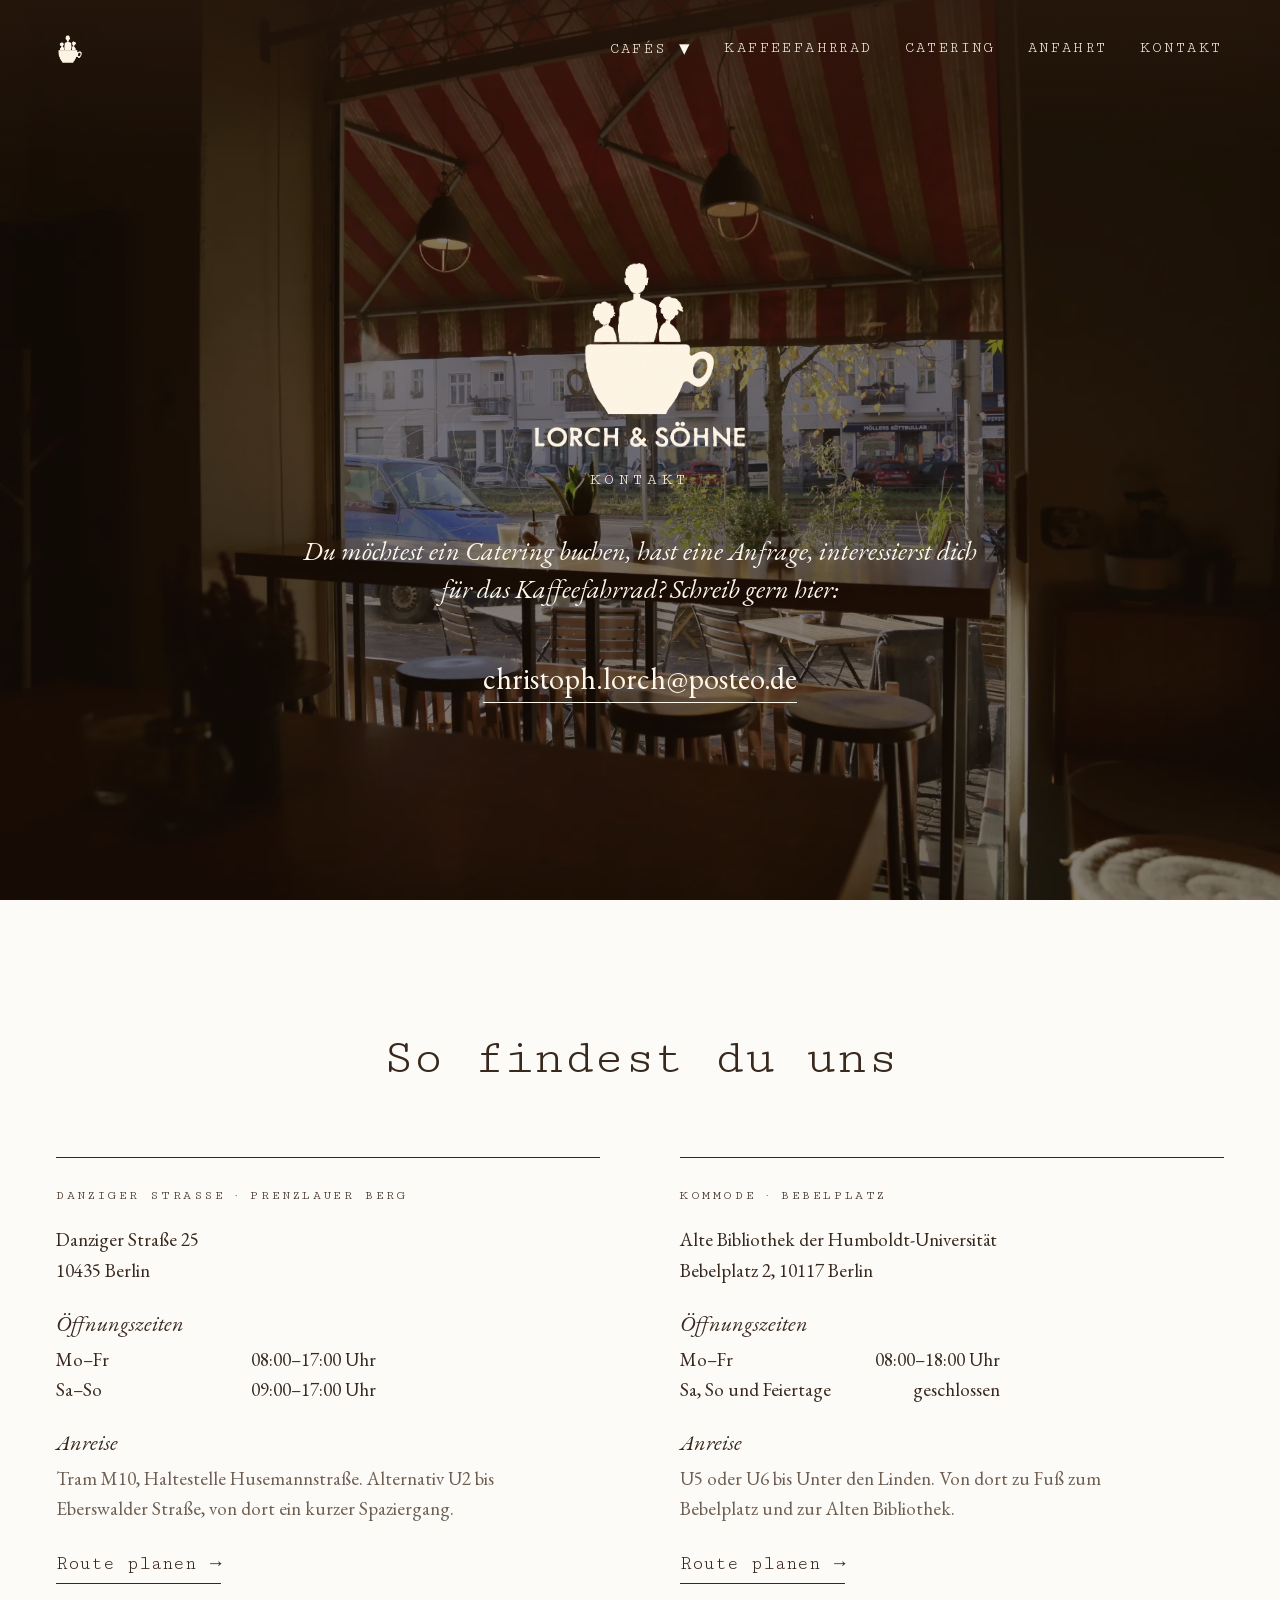
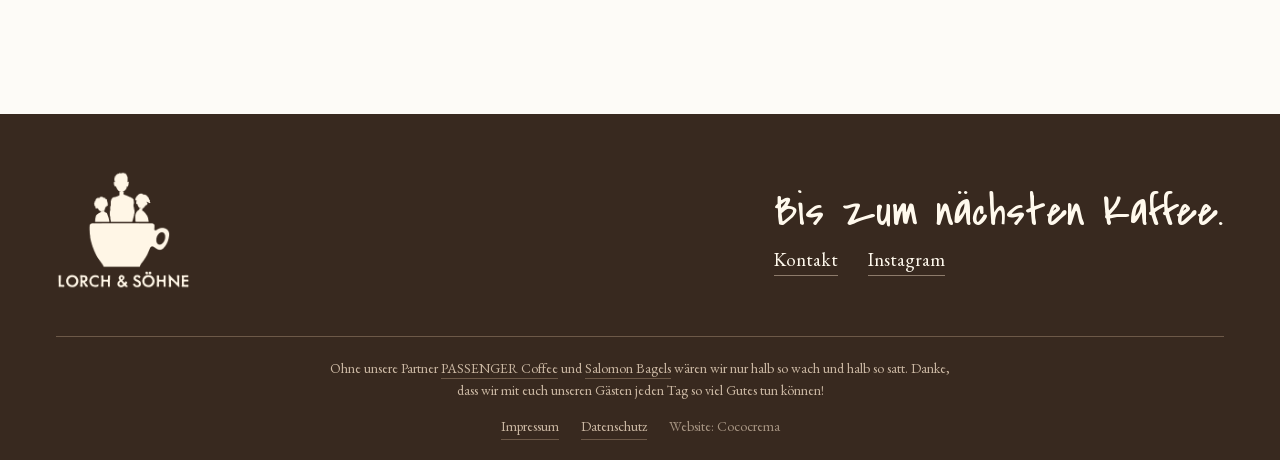
<file: kontakt.html>
<!doctype html>
<html lang="de">
<head>
  <meta charset="utf-8">
  <meta name="viewport" content="width=device-width,initial-scale=1">
  <meta name="description" content="Kontakt zu Lorch &amp; Söhne in Berlin: Fragen zu unseren Cafés, Catering oder dem Kaffeefahrrad – schreib uns eine E-Mail.">
  <meta name="theme-color" content="#35271e">
  <title>Kontakt · Lorch & Söhne – Cafés in Berlin</title>
  <!-- Hauptadresse dieser Seite: so weiß Google, dass Testkopien nicht das Original sind -->
  <link rel="canonical" href="https://lorchundsoehne.de/kontakt.html">
  <!-- Startbild vorladen: Handy bekommt die kleine Hochformat-Version (-mobil), Desktop die große -->
  <link rel="preload" href="assets/bilder/lorch-und-soehne-danziger-strasse-fensterbar-markise-mobil.webp" as="image" fetchpriority="high" media="(max-width: 800px)">
  <link rel="preload" href="assets/bilder/lorch-und-soehne-danziger-strasse-fensterbar-markise.webp" as="image" fetchpriority="high" media="(min-width: 801px)">
  <link rel="preload" href="assets/fonts/ebgaramond-normal.woff2" as="font" type="font/woff2" crossorigin>
  <!-- Favicon: braune Tasse (assets/logos, 64 px); fürs iPhone weiterhin die Logo-Tasse -->
  <link rel="icon" type="image/webp" href="assets/bilder/lorch-und-soehne-favicon-whole-cup.webp">
  <link rel="apple-touch-icon" href="apple-touch-icon.png">
  <link rel="stylesheet" href="style.css?v=79">
  <script src="script.js?v=71" defer></script>
</head>
<body>
  <!--
    LORCH & SÖHNE – UNTERSEITE KONTAKT
    Bewusst kurz: Ein bildschirmfüllendes Foto (Blick aus dem dunklen
    Gastraum durchs Fenster unter die Markise, Danziger Straße), darauf
    mittig Logo, Einladung und E-Mail-Adresse → Fußbereich.
    Eigene Regeln in style.css im Block „UNTERSEITE KONTAKT“.

    SPAMSCHUTZ DER E-MAIL-ADRESSE
    Die Adresse steht nirgends vollständig im HTML. Sie liegt in zwei
    rückwärts geschriebenen Teilen in data-Attributen
    (data-name / data-domain) und wird erst von script.js im Browser
    zusammengesetzt und als klickbarer mailto-Link eingefügt.
    Einfache Bots, die das HTML nach „…@….de“ durchsuchen, finden
    so nichts. Ohne JavaScript steht dort „christoph.lorch (at)
    posteo (punkt) de“ – für Menschen lesbar, für Bots schwerer.
  -->

  <a class="sprunglink" href="#inhalt">Zum Inhalt</a>

  <!-- ===== STARTBILD & NAVIGATION ===== -->
  <!-- Ein <div> statt <header>, weil <main> hier im Startbild liegt -->
  <div class="startbild kontakt-startbild" id="anfang">
    <!-- Bis 800 px Breite lädt der Browser den hochformatigen Ausschnitt (-mobil, viel kleiner) -->
    <picture>
      <source media="(max-width: 800px)" srcset="assets/bilder/lorch-und-soehne-danziger-strasse-fensterbar-markise-mobil.webp">
      <img class="startbild-foto" src="assets/bilder/lorch-und-soehne-danziger-strasse-fensterbar-markise.webp" width="1920" height="1280" alt="Blick aus dem dunklen Gastraum durch das große Fenster: Fensterbar mit Hockern, darüber die rot-weiß gestreifte Markise" fetchpriority="high">
    </picture>
    <div class="startbild-abdunklung"></div>
    <div class="kopfleiste">
      <div class="standorte-links">
        <a class="home-tasse" href="index.html" aria-label="Lorch & Söhne – Startseite"><img class="logo-hell" src="assets/bilder/lorch-und-soehne-logo-tasse.webp" width="360" height="420" alt=""></a>
      </div>
      <button class="navigation-button" type="button" popovertarget="navigation">
        <span class="sr-only">Menü</span><span class="navigation-icon" aria-hidden="true"></span>
      </button>
      <nav id="navigation" popover aria-label="Hauptnavigation">
        <a class="nav-home" href="index.html">Home</a>
        <div class="ausklappmenue">
          <a href="index.html#espressobars">Cafés <span class="ausklapp-pfeil" aria-hidden="true">▾</span></a>
          <div class="ausklappmenue-liste">
            <a href="cafe-danziger-strasse.html">Danziger Straße</a>
            <a href="cafe-kommode.html">Kommode</a>
            <!-- zusätzlich zum eigenen Menüpunkt: das Rad als „drittes Café“ -->
            <a href="kaffeefahrrad-mieten.html">Kaffeefahrrad</a>
          </div>
        </div>
        <a href="kaffeefahrrad-mieten.html">Kaffeefahrrad</a>
        <a href="catering.html">Catering</a>
        <a href="index.html#danziger">Anfahrt</a>
        <a href="kontakt.html" aria-current="page">Kontakt</a>
      </nav>
    </div>
    <!-- ===== KONTAKT direkt auf dem Foto =====
         Logo (Hauptüberschrift), Einladung und Adresse stehen hell und
         mittig auf dem Bild – alles auf einen Blick, ohne Scrollen.
         script.js braucht das Logo-Bild in .startbild-logo für die
         mitlaufende Kopfleiste. -->
    <main id="inhalt" class="kontakt-buehne">
      <h1 class="startbild-logo">
        <img src="assets/bilder/lorch-und-soehne-logo.webp" width="591" height="532" alt="Lorch & Söhne" class="logo-hell">
        <span class="startbild-standort"><span class="standort-strasse">Kontakt</span></span>
      </h1>
      <p class="kontakt-einladung">Du möchtest ein Catering buchen, hast eine Anfrage, interessierst dich für das Kaffeefahrrad? Schreib gern hier:</p>
      <!-- Wird von script.js zum mailto-Link (siehe Kommentar oben) -->
      <p class="kontakt-adresse email-geschuetzt" data-name="hcrol.hpotsirhc" data-domain="ed.oetsop">E-Mail schreiben</p>
    </main>
  </div>

  <!-- ===== ANFAHRT: BEIDE CAFÉS =====
       Gleicher Baustein wie auf der Startseite („Lust auf einen Kaffee?“).
       Adressen und Öffnungszeiten kommen aus inhalte.yml
       (python3 aktualisieren.py). -->
  <section class="besuch-section inhaltsbreite" aria-labelledby="besuch-titel">
    <div class="besuch-ueberschrift">
      <h2 id="besuch-titel">So findest du uns</h2>
    </div>
      <div class="adressen-raster">
        <article class="adresse">
          <h3 class="dachzeile">Danziger Straße · Prenzlauer Berg</h3>
          <address><!--i:danziger.adresse.strasse-->Danziger Straße 25<!--/i--><br><!--i:danziger.adresse.plz_ort-->10435 Berlin<!--/i--></address>
          <h4>Öffnungszeiten</h4>
          <dl class="oeffnungszeiten">
            <!-- INHALT danziger.oeffnungszeiten kurz ANFANG -->
            <div>
              <dt>Mo–Fr</dt>
              <dd>08:00–17:00 Uhr</dd>
            </div>
            <div>
              <dt>Sa–So</dt>
              <dd>09:00–17:00 Uhr</dd>
            </div>
            <!-- INHALT ENDE -->
          </dl>
          <h4>Anreise</h4>
          <p class="anfahrt">Tram M10, Haltestelle Husemannstraße. Alternativ U2 bis Eberswalder Straße, von dort ein kurzer Spaziergang.</p>
          <a class="textlink" data-route="danziger" href="https://www.google.com/maps/dir/?api=1&amp;destination=Danziger+Stra%C3%9Fe+25%2C+10435+Berlin" target="_blank" rel="noopener noreferrer">Route planen <span aria-hidden="true">→</span></a>
        </article>
        <article class="adresse">
          <h3 class="dachzeile">Kommode · Bebelplatz</h3>
          <address><!--i:kommode.adresse.gebaeude-->Alte Bibliothek der Humboldt-Universität<!--/i--><br><!--i:kommode.adresse.strasse-->Bebelplatz 2<!--/i-->, <!--i:kommode.adresse.plz_ort-->10117 Berlin<!--/i--></address>
          <h4>Öffnungszeiten</h4>
          <dl class="oeffnungszeiten">
            <!-- INHALT kommode.oeffnungszeiten kurz ANFANG -->
            <div>
              <dt>Mo–Fr</dt>
              <dd>08:00–18:00 Uhr</dd>
            </div>
            <div>
              <dt>Sa, So und Feiertage</dt>
              <dd>geschlossen</dd>
            </div>
            <!-- INHALT ENDE -->
          </dl>
          <h4>Anreise</h4>
          <p class="anfahrt">U5 oder U6 bis Unter den Linden. Von dort zu Fuß zum Bebelplatz und zur Alten Bibliothek.</p>
          <a class="textlink" data-route="kommode" href="https://www.google.com/maps/dir/?api=1&amp;destination=Lorch+%26+S%C3%B6hne+Kommode%2C+Bebelplatz+2%2C+10117+Berlin" target="_blank" rel="noopener noreferrer">Route planen <span aria-hidden="true">→</span></a>
        </article>
      </div>
  </section>


  <!-- ===== FUSSBEREICH (wie auf der Startseite) ===== -->
  <footer class="fussbereich">
    <div class="inhaltsbreite fussbereich-oben">
      <a href="index.html" aria-label="Lorch & Söhne – zur Startseite"><img class="logo-hell fussbereich-logo" src="assets/bilder/lorch-und-soehne-logo.webp" width="591" height="532" alt="Lorch & Söhne" loading="lazy"></a>
      <div>
        <p class="handschrift">Bis zum nächsten Kaffee.</p>
        <!-- Keine E-Mail-Adresse im Footer (steht nur auf der Kontaktseite) -->
        <a class="email-link" href="kontakt.html">Kontakt</a>
        <!-- Instagram-Profil, öffnet in neuem Tab -->
        <a class="instagram-link" href="https://www.instagram.com/lorch_und_soehne/" target="_blank" rel="noopener">Instagram</a>
      </div>
    </div>
    <div class="inhaltsbreite fussbereich-unten">
      <!-- Dank an die Partner (Kaffeebohnen und Bagels), Links öffnen in neuem Tab -->
      <p class="fussbereich-partner">Ohne unsere Partner <a href="https://www.passenger-coffee.de/" target="_blank" rel="noopener">PASSENGER Coffee</a> und <a href="https://www.salomon-bagels.de/" target="_blank" rel="noopener">Salomon Bagels</a> wären wir nur halb so wach und halb so satt. Danke, dass wir mit euch unseren Gästen jeden Tag so viel Gutes tun können!</p>
      <!-- Pflichtseiten -->
      <nav class="fussbereich-rechtliches" aria-label="Rechtliches">
        <a href="impressum.html">Impressum</a>
        <a href="datenschutz.html">Datenschutz</a>
        <a class="fussbereich-credit" href="https://cococrema.de/" target="_blank" rel="noopener">Website: Cococrema</a>
      </nav>
    </div>
  </footer>
</body>
</html>
</file>
<file: style.css>
@font-face {
  font-family: 'Cutive Mono';
  font-style: normal;
  font-weight: 400;
  font-display: swap;
  src: url(assets/fonts/cutivemono-schreibmaschine.woff2) format('woff2');
}

/* ============================================================
   LORCH & SÖHNE – STYLESHEET
   ------------------------------------------------------------
   Diese Datei bestimmt das Aussehen der ganzen Website.
   Sie ist von oben nach unten so aufgebaut:

     1. Schriften
     2. Farben & Grundwerte  ← hier lassen sich Farben zentral ändern
     3. Basis & wiederverwendbare Elemente (Links, Überschriften …)
     4. Die Bereiche der Startseite, in derselben Reihenfolge wie im HTML:
        Startbild → Kaffeekarte → Speisen → Unser Kaffee →
        Espressobars → Kaffeefahrrad → Geschichte → Besuch → Fußbereich
     5. Anpassungen der Startseite für Tablet und Handy
     6. Reduzierte Bewegung (Barrierefreiheit) – gilt für alle Seiten
     7. Verspielte Details: Zettel, Stempel, Laufband, Einblenden, Wackeln
     8. Figuren aus der Bar (Buddha, Ritter, Genießer, Kiwi, Schwein)
     9. Unterseiten, jeweils mit eigenen Tablet/Handy-Regeln:
        Danziger Straße → Kommode → Kaffeefahrrad → Kontakt →
        Catering → Rechtstexte (Impressum, Datenschutz)

   Breakpoints (überall gleich):
     bis 1100px = Tablet quer / kleine Laptops
     bis  800px = Tablet hochkant und Handy – ab hier Handy-Menü
     bis  600px = Handy
   script.js nutzt dieselbe Grenze (801px = Desktop).

   Tipp: Mit Strg/Cmd + F nach dem Klassennamen aus dem HTML
   suchen, z. B. „kaffeefahrrad“, um alle Regeln dazu zu finden.

   Grundidee der Gestaltung: einfach und luftig, wie eine gut
   gesetzte Speisekarte – eine Serifenschrift, feine Linien,
   handgezeichnete Illustrationen und ein handschriftlicher Gruß.
   ============================================================ */

/* ============================================================
   1. SCHRIFTEN
   ------------------------------------------------------------
   Die Schriften liegen in assets/fonts/ (Format WOFF2, lateinische
   Zeichen). Beide sind kostenlose Google Fonts.

   EB Garamond          = alle Texte und Überschriften
                          (eine Datei für normal und halbfett,
                          eine für kursiv)
   Covered By Your Grace = handschriftliche Notizen (.handschrift),
                          wie mit Filzstift geschrieben
   Cutive Mono          = feine, alte Schreibmaschine: Menü,
                          Dachzeilen, Preise, Links, Überschriften
   ============================================================ */

@font-face {
  font-family: 'EB Garamond';
  font-style: normal;
  font-weight: 400 500;
  font-display: swap;
  src: url(assets/fonts/ebgaramond-normal.woff2) format('woff2');
}

@font-face {
  font-family: 'EB Garamond';
  font-style: italic;
  font-weight: 400;
  font-display: swap;
  src: url(assets/fonts/ebgaramond-kursiv.woff2) format('woff2');
}

/* Handschrift: „Covered By Your Grace“ – aufrecht und kantig wie ein
   Filzstift. Ersetzt die schnörkelige „Mrs Saint Delafield“ (die Datei
   liegt noch in assets/fonts/, falls man zurück möchte).
   Lizenz: SIL Open Font License – darf frei selbst gehostet werden. */
@font-face {
  font-family: 'Covered By Your Grace';
  font-style: normal;
  font-weight: 400;
  font-display: swap;
  src: url(assets/fonts/coveredbyyourgrace-handschrift.woff2) format('woff2');
}

/* ============================================================
   2. FARBEN & GRUNDWERTE
   ------------------------------------------------------------
   Diese Werte werden überall auf der Seite verwendet, z. B. als
   color: var(--ink). Wer hier eine Farbe ändert, ändert sie
   auf der ganzen Website.
   ============================================================ */

:root {
  /* Farben */
  --paper: #fdfbf7;   /* Seitenhintergrund (leicht warmes Off-White) */
  --ink: #38291f;     /* Haupttextfarbe (dunkles Kaffeebraun) */
  --muted: #6f5f52;   /* gedämpfter Text, z. B. Beschreibungen */
  --line: #b9aa9a;    /* feine Trennlinien */
  --cream: #fff9ed;   /* heller Text auf Fotos und dunklem Grund */

  /* Rosa wie die gestreifte Markise in der Danziger Straße.
     --markise      = Originalton für Schmuck, Stempel, große Schrift
                      (nur 4,0:1 Kontrast auf --paper – reicht nur für
                      Text ab ca. 24px)
     --markise-text = etwas dunkler für kleine Schrift und Flächen mit
                      heller Schrift darauf (ca. 5:1, erfüllt WCAG AA) */
  --markise: #c25b72;
  --markise-text: #b04d64;

  /* Schriftfamilien */
  --serif: 'EB Garamond',Garamond,Georgia,serif;     /* alle Texte */
  --hand: 'Covered By Your Grace',cursive;             /* Handschrift */
  --schreibmaschine: 'Cutive Mono','Courier New',monospace; /* Schreibmaschine */

  /* Abstand über und unter den hellen Bereichen */
  --abstand: 130px;

  color-scheme: light;
  scroll-behavior: smooth;
  /* Platz für die fest stehende Kopfleiste bei Sprunglinks (#karte …),
     damit angesprungene Überschriften nicht darunter verschwinden */
  scroll-padding-top: 100px;
}

/* ============================================================
   3. BASIS & WIEDERVERWENDBARE ELEMENTE
   ------------------------------------------------------------
   Grundeinstellungen für Text, Links und Bilder sowie Bausteine,
   die in mehreren Bereichen vorkommen:
   .inhaltsbreite   = begrenzt die Breite des Inhalts und zentriert ihn
   .dachzeile       = kleine Zeile in Großbuchstaben über einer Überschrift
   .handschrift     = handgeschriebene Notiz
   .textlink        = unterstrichener Link mit Pfeil →
   ============================================================ */

* {
  box-sizing: border-box;
}

/* Feine Papierstruktur über der ganzen Seite (ein Rauschen,
   kaum sichtbar). Klicks gehen durch (pointer-events: none).
   Das SVG-Rauschen wird nur einmal als kleine Kachel gezeichnet und
   dann wiederholt – das ist günstig. „mix-blend-mode“ lässt den Browser
   beim Scrollen etwas mehr rechnen; wenn die Seite auf alten Handys
   ruckelt, ist das die erste Stellschraube. */
body::after {
  content: '';
  position: fixed;
  inset: 0;
  z-index: 50;
  pointer-events: none;
  opacity: .07;
  mix-blend-mode: multiply;
  background: url("data:image/svg+xml,%3Csvg xmlns='http://www.w3.org/2000/svg' width='220' height='220'%3E%3Cfilter id='n'%3E%3CfeTurbulence type='fractalNoise' baseFrequency='.85' numOctaves='3' stitchTiles='stitch'/%3E%3C/filter%3E%3Crect width='100%25' height='100%25' filter='url(%23n)'/%3E%3C/svg%3E");
}

body {
  margin: 0;
  background: var(--paper);
  color: var(--ink);
  font-family: var(--serif);
  font-size: 19px;
  line-height: 1.6;
  -webkit-font-smoothing: antialiased;
}

h1, h2, h3, h4, p {
  margin: 0;
}

/* Alle Überschriften: Garamond, normal (nicht fett) */
h1, h2, h3, h4 {
  font-weight: 400;
  line-height: 1.12;
}

/* Große Bereichsüberschriften, z. B. „Unsere Kaffeespezialitäten“ */
h2 {
  font-size: clamp(34px,4vw,56px);
  letter-spacing: -.02em;
}

/* ---------- Schreibmaschinen-Look ----------
   Überschriften, Menü, Dachzeilen, Preise und Links in einer
   feinen Schreibmaschinenschrift.
   Wer zurück zur Garamond will: diesen Block einfach löschen. */
h2,
.dachzeile,
.kopfleiste nav a,
.navigation-button,
thead th,
tbody td,
.textlink {
  font-family: var(--schreibmaschine);
  font-weight: 400;
}

/* Kleinere Überschriften, z. B. „Bagels“ */
h3 {
  font-size: 30px;
}

a {
  color: inherit;
  text-decoration: none;
}

button {
  font: inherit;
}

img {
  display: block;
  max-width: 100%;
  height: auto;
}

p+p {
  margin-top: 18px;
}

a, button {
  -webkit-tap-highlight-color: transparent;
}

/* Fokusrahmen für Tastaturnutzer: in der Textfarbe, mit etwas Luft.
   Wo der Rahmen außen auf gleichfarbigem Grund unsichtbar wäre
   (z. B. helle Schrift auf Fotokacheln), liegt er innen – siehe
   .espressobar-kachel. */
a:focus-visible, button:focus-visible {
  outline: 2px solid currentColor;
  outline-offset: 6px;
}

.inhaltsbreite {
  width: min(1180px,calc(100% - 112px));
  margin-inline: auto;
}

/* Die Dachzeile ist manchmal eine Überschrift (Standortname auf der
   Startseite, h3) – sie sieht dann trotzdem genauso aus */
.dachzeile {
  font-size: 13px;
  line-height: inherit;
  font-weight: 500;
  letter-spacing: .2em;
  text-transform: uppercase;
  margin-bottom: 18px;
}

.handschrift {
  font-family: var(--hand);
  font-size: 44px; /* Filzstift-Schrift wirkt größer als die alte Schreibschrift */
  line-height: 1.2;
}

/* Macht das dunkle Logo hell (cremefarben) – für Fotos und Fußbereich */
.logo-hell {
  filter: brightness(0) invert(96%) sepia(10%) saturate(350%) hue-rotate(337deg);
}

.sr-only {
  position: absolute;
  width: 1px;
  height: 1px;
  padding: 0;
  margin: -1px;
  overflow: hidden;
  clip: rect(0,0,0,0);
  white-space: nowrap;
  border: 0;
}

.sprunglink {
  position: absolute;
  top: -80px;
  left: 20px;
  z-index: 100;
  background: var(--paper);
  color: var(--ink);
  padding: 12px 20px;
}

.sprunglink:focus {
  top: 16px;
}

.textlink {
  display: inline-flex;
  align-items: center;
  gap: 14px;
  border-bottom: 1px solid currentColor;
  padding-block: 4px;
  font-size: 19px;
}

.textlink span {
  transition: transform .2s;
}

.textlink:hover span {
  transform: translateX(4px);
}

/* ============================================================
   4a. STARTBILD & NAVIGATION
   ------------------------------------------------------------
   Das große Terrassenfoto ganz oben mit Logo, den beiden
   Standorten (oben links) und dem Menü (oben rechts).
   Im HTML: <header class="startbild">
   ============================================================ */

.startbild {
  height: min(900px,94svh);
  min-height: 650px;
  position: relative;
  background: #493627;
  color: var(--cream);
  isolation: isolate;
  z-index: 10; /* damit die mitlaufende Kopfleiste über allen Bereichen liegt */
}

.startbild-foto, .startbild-abdunklung {
  position: absolute;
  inset: 0;
  width: 100%;
  height: 100%;
  object-fit: cover;
  z-index: -2;
}

.startbild-foto {
  object-position: 50% 48%;
}

/* ---------- Startbild: erst hell, dann alles zusammen einblenden ----------
   Solange das Foto lädt, ist der Kopfbereich papierhell (kein brauner
   Kasten). Das Foto selbst wird NIE versteckt (sonst findet Google
   das wichtigste Bild nicht → Fehler „NO_LCP“) – ein noch nicht
   geladenes Foto ist ja ohnehin unsichtbar. Ist es da, setzt
   script.js die Klasse „geladen“ – dann blenden Verlauf, Logo und
   Menü weich dazu ein.
   Notfall: Läuft das Skript nicht, erscheint nach 3 s trotzdem alles. */
.startbild {
  background: var(--paper);
}
.startbild > :not(picture) {
  opacity: 0;
  transition: opacity .2s ease;
  animation: startbild-notfall 0s 3s forwards;
}
.startbild.geladen > :not(picture) {
  opacity: 1;
}
@keyframes startbild-notfall {
  to { opacity: 1; }
}
@media (prefers-reduced-motion: reduce) {
  .startbild > :not(picture) { transition: none; }
}

.startbild-abdunklung {
  z-index: -1;
  /* oberster Streifen: dunkelbrauner Verlauf nur hinter der Navigation, damit sie besser lesbar ist */
  background: linear-gradient(180deg,rgba(40,24,13,.75),rgba(40,24,13,0) 160px),
    linear-gradient(180deg,rgba(37,23,14,.6),rgba(39,24,12,.29) 40%,rgba(37,23,14,.5));
}

/* Kopfleiste läuft beim Scrollen mit (position: fixed).
   Über dem Startbild ist sie durchsichtig mit heller Schrift.
   Sobald man runterscrollt, setzt script.js die Klasse
   „ist-gescrollt“: dann weißer Hintergrund, dunkle Schrift,
   etwas schmaler – und die Kaffeetasse (Home) blendet ein. */
.kopfleiste {
  position: fixed;
  inset: 0 0 auto;
  z-index: 5;
  display: flex;
  align-items: center;
  justify-content: space-between;
  gap: 24px;
  padding: 32px 4.5%;
  transition: background .3s, color .3s, padding .3s, box-shadow .3s;
}

.kopfleiste.ist-gescrollt {
  background: var(--paper);
  color: var(--ink);
  padding-block: 14px;
  box-shadow: 0 1px 0 #b9aa9a66;
}

/* Standorte oben links und Menüpunkte: gleiche Schrift */
.standorte-links, .kopfleiste nav a {
  font-size: 15px;
  font-weight: 500;
  letter-spacing: .16em;
  text-transform: uppercase;
  white-space: nowrap;
}

.standorte-links {
  display: flex;
  align-items: center;
}

.standorte-links span {
  padding: 0 10px;
}

/* Home-Link: Kaffeetasse mit den drei Lorchs ganz links */
.standorte-links .home-tasse {
  border: 0;
  padding: 0;
  margin-right: 28px;
  transition: opacity .2s;
}

.home-tasse img {
  width: 24px;
}

/* Die Tasse ist immer zu sehen, damit man „Home“ jederzeit findet:
   über dem Startbild hell (.logo-hell), nach dem Runterscrollen
   im Original-Dunkelbraun. */
.home-tasse:hover {
  opacity: .7;
}

.ist-gescrollt .home-tasse img {
  filter: none;
}

.standorte-links a, .kopfleiste nav a {
  border-bottom: 1px solid transparent;
  padding-block: 4px;
}

.standorte-links a:hover, .kopfleiste nav a:hover {
  border-color: currentColor;
}

/* Die Navigation ist ein Popover (Handy-Menü ohne JS).
   Hier werden die Browser-Standardstyles für Popover zurückgesetzt. */
.kopfleiste nav {
  display: flex;
  gap: 32px;
  position: static;
  inset: auto;
  margin: 0;
  padding: 0;
  border: 0;
  background: none;
  color: inherit;
  overflow: visible;
}

/* Ausklappmenü unter „Espressobars“ (nur Desktop; am Handy
   stehen die Unterpunkte einfach eingerückt in der Liste).
   Geöffnet wird es auf drei Wegen:
     Maus      → :hover
     Tastatur  → :focus-within
     Touch     → Klasse „ist-offen“ (setzt script.js)
   Escape klappt es zu → Klasse „ist-zu“ (setzt script.js) */
.ausklappmenue {
  position: relative;
}

.ausklapp-pfeil {
  font-size: 1.4em; /* knapp doppelt so groß wie vorher (.8em), damit man das Dreieck erkennt */
  line-height: 0; /* das größere Zeichen macht die Menüzeile nicht höher */
  vertical-align: -.1em;
  margin-left: 1px; /* dicht am Wort */
}

.ausklappmenue-liste {
  position: absolute;
  top: 100%;
  left: -22px;
  padding: 18px 22px 14px;
  margin-top: 10px;
  min-width: 230px;
  background: var(--ink);
  display: flex;
  flex-direction: column;
  gap: 10px;
  box-shadow: 0 12px 24px #1f130d40;
  /* versteckt, bis man drüberfährt */
  opacity: 0;
  visibility: hidden;
  transform: translateY(-6px);
  transition: opacity .2s, transform .2s, visibility .2s;
}

/* Unsichtbare Brücke, damit das Menü beim Runterfahren offen bleibt */
.ausklappmenue-liste::before {
  content: '';
  position: absolute;
  inset: -14px 0 auto;
  height: 14px;
}

.ausklappmenue:hover .ausklappmenue-liste,
.ausklappmenue:focus-within .ausklappmenue-liste,
.ausklappmenue.ist-offen .ausklappmenue-liste {
  opacity: 1;
  visibility: visible;
  transform: none;
}

@media (min-width:801px) {
  /* Per Escape zugeklappt: bleibt zu, obwohl Fokus/Maus noch drin ist.
     Muss NACH der Regel oben stehen (gleiche Spezifität). */
  .ausklappmenue.ist-zu .ausklappmenue-liste {
    opacity: 0;
    visibility: hidden;
  }

  /* Gescrollt: Ausklappliste hell wie die Kopfleiste */
  .ist-gescrollt .ausklappmenue-liste {
    background: var(--paper);
    box-shadow: 0 12px 24px #1f130d26;
  }

  /* Menüpunkt „Home“: am Desktop ausgeblendet, um Platz zu sparen –
     dort führt die Tasse links zur Startseite. Im Handy-Menü bleibt
     „Home“ stehen. */
  .kopfleiste nav .nav-home {
    display: none;
  }
}

.kopfleiste .ausklappmenue-liste a {
  font-size: 14px;
  align-self: flex-start;
}

.startbild-logo {
  position: absolute;
  inset: 110px 0 100px;
  display: grid;
  place-items: center;
}

.startbild-logo img {
  width: clamp(290px,31vw,430px);
}

.startbild-weiter {
  position: absolute;
  left: 50%;
  bottom: 32px;
  transform: translateX(-50%);
  display: flex;
  flex-direction: column;
  align-items: center;
  gap: 6px;
  width: max-content;
  font-size: 17px;
  font-style: italic;
}

.startbild-weiter span:last-child {
  font-size: 22px;
  font-style: normal;
  line-height: 1;
}

.navigation-button {
  display: none;
}

/* ============================================================
   4b. KAFFEEKARTE
   ------------------------------------------------------------
   Überschrift, links die Espressomaschine mit handschriftlichem
   Gruß, rechts die Preisliste. Die Preise selbst stehen im HTML.
   Im HTML: <section class="kaffeekarte-section" id="karte">
   ============================================================ */

.kaffeekarte-section {
  padding-top: var(--abstand);
}

.kaffeekarte-section h2 {
  text-align: center;
  margin-bottom: 70px;
}

.kaffeekarte {
  display: grid;
  grid-template-columns: 1fr 1.1fr;
  gap: 70px;
  align-items: center;
}

/* Die Illustration hat viel weißen Rand – deshalb leicht vergrößert */
.espressomaschine-bild img {
  width: 100%;
  max-width: 520px;
  margin: -40px auto -70px;
}

/* „Erst mal einen Kaffee.“ – schräg unter der Maschine */
.espressomaschine-bild .handschrift {
  text-align: center;
  transform: rotate(-8deg);
}

/* „In deine Tasse kommt bei uns …“ – kursiv über der Tabelle */
.preisliste-einleitung {
  font-size: 23px;
  font-style: italic;
  margin-bottom: 36px;
}

table {
  width: 100%;
  border-collapse: collapse;
  font-size: 20px;
  line-height: 1.4;
}

/* Spaltenköpfe „Einfach“ und „Doppelt“ */
thead th {
  font-size: 12px;
  font-weight: 500;
  letter-spacing: .2em;
  text-transform: uppercase;
  padding: 0 0 12px;
  text-align: right;
}

tbody th {
  font-weight: 400;
  text-align: left;
  padding: 9px 12px 9px 0;
}

tbody td {
  text-align: right;
  white-space: nowrap;
  font-variant-numeric: tabular-nums;
  padding: 9px 0 9px 20px;
}

tbody tr {
  border-bottom: 1px solid var(--line);
}

/* „Auch auf der Karte: …“ – dezente Zeile unter der Tabelle */
.preisliste-hinweis {
  font-size: 17px;
  font-style: italic;
  color: var(--muted);
  margin-top: 22px;
}

/* Link „Zur ganzen Karte →“ unter dem Hinweis */
.preisliste-link {
  margin-top: 18px;
}

/* ============================================================
   4c. SPEISEN: BAGELS, KUCHEN, SUPPEN
   ------------------------------------------------------------
   Drei Illustrationen nebeneinander mit kurzem Text, darunter
   „Und außerdem?“ und der Link zum Kartenüberblick.
   Im HTML: <section class="speisen-section">
   ============================================================ */

.speisen-section {
  padding-block: var(--abstand);
  text-align: center;
}

.speisen-raster {
  display: grid;
  grid-template-columns: repeat(3,minmax(0,1fr));
  margin-top: 40px;
}

/* Feine senkrechte Trennlinie zwischen den drei Speisen.
   position: relative für die Randnotiz (.randnotiz) */
.speise {
  position: relative;
  padding: 10px 44px;
}

.speise + .speise {
  border-left: 1px solid var(--line);
}

.speise img {
  width: 100%;
  max-width: 220px;
  margin-inline: auto;
}

.speise h3 {
  margin: -10px 0 12px;
}

/* Text darf die ganze Spaltenbreite nutzen */
.speise p {
  color: var(--muted);
}

.speisen-ausserdem {
  max-width: 960px;
  margin: 70px auto 0;
  padding-top: 40px;
  border-top: 1px solid var(--line);
}

.speisen-ausserdem p {
  color: var(--muted);
}

.speisen-ausserdem em {
  color: var(--ink);
}

.speisen-ausserdem .textlink {
  margin-top: 24px;
}

/* ============================================================
   4d. FOTO-BEREICHE: UNSER KAFFEE & GESCHICHTE
   ------------------------------------------------------------
   Bereiche mit Foto über die ganze Breite und Text darauf.
   Gemeinsame Regeln heißen .foto-…; was nur für einen der beiden
   gilt, beginnt mit .kaffee-section bzw. .geschichte-section.
   ============================================================ */

.foto-section {
  position: relative;
  isolation: isolate;
  color: var(--cream);
  background: #312319;
}

.section-foto, .foto-abdunklung {
  position: absolute;
  inset: 0;
  width: 100%;
  height: 100%;
  object-fit: cover;
  z-index: -2;
}

.foto-abdunklung {
  z-index: -1;
  background: linear-gradient(90deg,rgba(41,25,14,.96),rgba(41,25,14,.85) 32%,rgba(41,25,14,.48) 59%,rgba(41,25,14,.08));
}

.foto-inhalt {
  padding-block: 105px;
  display: flex;
  align-items: center;
}

.foto-text {
  max-width: 560px;
}

.foto-text h2 {
  margin-bottom: 30px;
}

.foto-text>p:not(.dachzeile) {
  color: #f0e5d6;
  max-width: 500px;
}

.kaffee-section .section-foto {
  object-position: 60% 50%;
}

.kaffee-section .foto-inhalt {
  min-height: 720px;
}

.geschichte-section .foto-abdunklung {
  background: linear-gradient(90deg,rgba(40,24,13,.95),rgba(40,24,13,.87) 36%,rgba(40,24,13,.4) 68%,rgba(40,24,13,.2));
}

.geschichte-section .foto-inhalt {
  min-height: 705px;
}

.geschichte-section .foto-text {
  max-width: 620px;
}

.geschichte-section .section-foto {
  object-position: 70% 50%;
}

/* ============================================================
   4e. ESPRESSOBARS
   ------------------------------------------------------------
   Zwei quadratische Kacheln: Foto mit dunklem Verlauf, darauf
   Logo, Standort und Link – alles in heller Schrift.
   Die ganze Kachel ist anklickbar.
   Im HTML: <section class="espressobars-section">
   ============================================================ */

/* position: relative für den Genießer (.figur-geniesser) */
.espressobars-section {
  position: relative;
  padding-block: var(--abstand);
}

.espressobars-section h2 {
  text-align: center;
  margin-bottom: 60px;
}

.espressobars-raster {
  display: grid;
  grid-template-columns: 1fr 1fr;
  gap: 30px;
}

.espressobar-kachel {
  position: relative;
  isolation: isolate;
  overflow: hidden;
  aspect-ratio: 1;
  display: flex;
  flex-direction: column;
  align-items: center;
  justify-content: flex-end;
  padding: 50px 40px;
  text-align: center;
  color: var(--cream);
  background: #312319;
}

/* Foto füllt die ganze Kachel */
.espressobar-foto {
  position: absolute;
  inset: 0;
  width: 100%;
  height: 100%;
  object-fit: cover;
  z-index: -2;
  transition: transform .6s;
}

.espressobar-kachel:hover .espressobar-foto {
  transform: scale(1.03);
}

/* Fokusrahmen innen: außen wäre er cremefarben auf hellem Papier
   und damit unsichtbar */
.espressobar-kachel:focus-visible {
  outline-offset: -14px;
}

/* Dunkler Verlauf von unten, damit die Schrift gut lesbar ist */
.espressobar-kachel:after {
  content: '';
  position: absolute;
  inset: 0;
  z-index: -1;
  background: linear-gradient(180deg,rgba(37,23,14,.25),rgba(37,23,14,.45) 45%,rgba(37,23,14,.88));
}

/* Logo groß – darf viel Platz in der Kachel einnehmen */
.espressobar-logo {
  width: 62%;
  max-width: 320px;
  margin-bottom: 26px;
}

.espressobar-standort {
  font-size: 34px;
  line-height: 1.1;
  margin-bottom: 16px;
}

.espressobar-link {
  font-size: 17px;
  font-style: italic;
  border-bottom: 1px solid currentColor;
  padding-bottom: 3px;
}

/* ============================================================
   4f. KAFFEEFAHRRAD
   ------------------------------------------------------------
   Links die Illustration, rechts Text und Anfrage-Link.
   Im HTML: <section class="kaffeefahrrad-section">
   ============================================================ */

/* Dunkler, warmer Braunton über die ganze Breite, Text in Weiß */
.kaffeefahrrad-section {
  /* heller Hintergrund wie die übrige Seite, Zeichnung in schwarzen Linien.
     Für den dunklen Banner: background: #3b2819; color: #fff; und im HTML
     die weiße Zeichnung (…-illustration-weiss.webp) einsetzen. */
  background: var(--paper);
  padding-block: 50px;
  /* kein Abstand nach unten: das Geschichte-Foto schließt direkt an */
}

.kaffeefahrrad-inhalt {
  display: grid;
  grid-template-columns: 1fr 1fr;
  gap: 70px;
  align-items: center;
}

.kaffeefahrrad-bild {
  width: 100%;
  max-width: 420px;
  margin-inline: auto;
}

.kaffeefahrrad-text h2 {
  margin-bottom: 28px;
}

.kaffeefahrrad-text p {
  color: var(--muted);
  max-width: 480px;
}

.kaffeefahrrad-text .textlink {
  margin-top: 30px;
}

/* ============================================================
   4g. BESUCH & FUSSBEREICH
   ------------------------------------------------------------
   Adressen, Öffnungszeiten und Anfahrt der beiden Espressobars,
   danach ganz unten der Fußbereich mit Logo und E-Mail-Adresse.
   ============================================================ */

.besuch-section {
  padding-block: var(--abstand);
}

.besuch-ueberschrift {
  text-align: center;
  max-width: 640px;
  margin: 0 auto 70px;
}

.besuch-ueberschrift h2 {
  margin-bottom: 20px;
}

.besuch-ueberschrift p {
  color: var(--muted);
}

/* Die Tüte Passenger Blend über der Überschrift */
.kaffeebohnen-zeichnung {
  width: 120px; /* neues Bild ist quadratisch mit transparentem Rand, daher etwas breiter */
  margin: 0 auto 26px;
  rotate: -7deg; /* „rotate“ statt „transform“, damit das Wackeln die Schräglage nicht überschreibt */
}

.adressen-raster {
  display: grid;
  grid-template-columns: 1fr 1fr;
  gap: 80px;
}

.adresse {
  border-top: 1px solid var(--ink);
  padding-top: 28px;
  scroll-margin-top: 35px;
}

.adresse address {
  font-style: normal;
}

/* Zwischenüberschriften „Öffnungszeiten“ und „Anreise“
   Startseite: h4, weil der Standortname darüber (Dachzeile) die h3
   ist. Auf den Unterseiten bleiben es h3. */
.adresse h3:not(.dachzeile),
.adresse h4 {
  font-size: 22px;
  font-style: italic;
  margin: 26px 0 8px;
}

.oeffnungszeiten {
  margin: 0;
  max-width: 320px;
}

.oeffnungszeiten>div {
  display: flex;
  justify-content: space-between;
  gap: 10px;
}

.oeffnungszeiten dd {
  margin: 0;
  font-variant-numeric: tabular-nums;
}

.anfahrt {
  color: var(--muted);
  max-width: 440px;
}

.adresse .textlink {
  margin-top: 20px;
}

.fussbereich {
  background: var(--ink);
  color: var(--cream);
}

.fussbereich-oben {
  padding-block: 55px 45px;
  display: flex;
  align-items: center;
  justify-content: space-between;
  gap: 35px;
}

.fussbereich-logo {
  width: 135px;
}

.fussbereich .handschrift {
  font-size: 46px;
  margin-bottom: 6px;
}

/* E-Mail- und Instagram-Link: feine Linie darunter */
.email-link,
.instagram-link {
  border-bottom: 1px solid #8d7b6b;
  padding-bottom: 3px;
}

.instagram-link {
  margin-left: 26px;
}

/* Footer unten: alles mittig untereinander.
   Oben der Partner-Dank (darf umbrechen, max. ca. 2 Zeilen breit),
   darunter Impressum · Datenschutz · Cococrema in einer Reihe. */
.fussbereich-unten {
  border-top: 1px solid #6d5948;
  display: flex;
  flex-direction: column;
  align-items: center;
  gap: 14px;
  padding-block: 20px;
  font-size: 14px;
  text-align: center;
  color: #ccb9a4;
}

.fussbereich-partner {
  max-width: 640px;
}

.fussbereich-rechtliches {
  display: flex;
  flex-wrap: wrap;
  justify-content: center;
  gap: 22px;
}

.fussbereich-partner a,
.fussbereich-rechtliches a {
  border-bottom: 1px solid #6d5948;
  padding-bottom: 1px;
}

.fussbereich-partner a:hover,
.fussbereich-rechtliches a:hover {
  color: var(--cream);
}

/* Credit „Website: Cococrema“: bewusst leiser – ohne Unterstrich,
   etwas blasser, beim Drüberfahren hell. Deckkraft .75 statt früher
   .6, damit die kleine Schrift noch genug Kontrast hat (4,8:1). */
.fussbereich-rechtliches a.fussbereich-credit {
  border-bottom: 0;
  opacity: .75;
  transition: opacity .2s;
}

.fussbereich-rechtliches a.fussbereich-credit:hover {
  opacity: 1;
}

/* ============================================================
   5. ANPASSUNGEN FÜR VERSCHIEDENE BILDSCHIRMGRÖSSEN
   ------------------------------------------------------------
   Ab hier stehen nur Änderungen gegenüber den Regeln oben.
   Die Blöcke gelten jeweils nur bis zu einer bestimmten
   Bildschirmbreite. Wer z. B. am Handy etwas ändern will,
   schaut in den Block „bis 600px“.
   ============================================================ */

/* ---------- Tablet quer & kleine Laptops (bis 1100px) ---------- */

@media (max-width:1100px) {
  :root {
    --abstand: 100px;
  }

  .inhaltsbreite {
    width: calc(100% - 80px);
  }

  .kopfleiste nav {
    gap: 22px;
  }

  .standorte-links, .kopfleiste nav a {
    font-size: 13px;
    letter-spacing: .12em;
  }

  .kaffeekarte, .kaffeefahrrad-inhalt {
    gap: 40px;
  }

  .speisen-raster, .adressen-raster {
    gap: 40px;
  }

  .startbild-logo img {
    width: 360px;
  }
}

/* ---------- Tablet hochkant (bis 800px) ----------
   Ab hier wird die Navigation zum aufklappbaren Menü und
   die meisten Bereiche stehen untereinander statt nebeneinander. */

@media (max-width:800px) {
  :root {
    --abstand: 80px;
  }

  .inhaltsbreite {
    width: calc(100% - 48px);
  }

  .kopfleiste {
    padding: 24px;
  }

  .startbild {
    min-height: 620px;
    height: 86svh;
    max-height: 850px;
  }

  .startbild-logo img {
    width: 300px;
  }

  .navigation-button {
    display: flex;
    gap: 14px;
    align-items: center;
    background: transparent;
    border: 0;
    color: inherit;
    font-size: 14px;
    font-weight: 500;
    letter-spacing: .14em;
    text-transform: uppercase;
    min-height: 44px;
    padding: 7px 0 7px 14px;
  }

  /* Die üblichen drei Striche („Burger“): oberer und unterer Strich
     sind ::before/::after, der mittlere ist das Element selbst.
     Offen wird daraus ein X. */
  .navigation-icon {
    display: block; /* sonst ist der <span> „inline“ und der mittlere Strich unsichtbar */
    position: relative;
    width: 26px;
    height: 2px;
    background: currentColor;
    transition: background .2s;
  }

  .navigation-icon::before,
  .navigation-icon::after {
    content: '';
    position: absolute;
    left: 0;
    width: 100%;
    height: 2px;
    background: currentColor;
    transition: transform .25s ease;
  }

  .navigation-icon::before {
    transform: translateY(-8px);
  }

  .navigation-icon::after {
    transform: translateY(8px);
  }

  .navigation-button:has(+ nav:popover-open) .navigation-icon {
    background: transparent;
  }

  .navigation-button:has(+ nav:popover-open) .navigation-icon::before {
    transform: rotate(45deg);
  }

  .navigation-button:has(+ nav:popover-open) .navigation-icon::after {
    transform: rotate(-45deg);
  }

  .kopfleiste nav {
    display: none;
    position: fixed;
    inset: 86px 16px auto;
    width: auto;
    height: auto;
    /* Handy quer / niedrige Bildschirme: Menü scrollt in sich, statt
       unten abgeschnitten zu werden */
    max-height: calc(100svh - 102px);
    overflow-y: auto;
    padding: 27px;
    background: var(--ink);
    color: var(--cream); /* Handy-Menü bleibt immer dunkel mit heller Schrift */
    flex-direction: column;
    gap: 6px;
    box-shadow: 0 12px 20px #1f130d33;
  }

  .kopfleiste nav:popover-open {
    display: flex;
  }

  .kopfleiste nav a {
    padding: 10px 0;
    font-size: 17px;
  }

  /* Handy: Unterpunkte immer sichtbar, eingerückt unter „Espressobars“ */
  .ausklappmenue-liste {
    position: static;
    opacity: 1;
    visibility: visible;
    transform: none;
    background: none;
    box-shadow: none;
    padding: 0 0 0 18px;
    margin: 0;
    gap: 0;
    min-width: 0;
  }

  .ausklapp-pfeil {
    display: none;
  }

  .kaffeekarte, .kaffeefahrrad-inhalt {
    grid-template-columns: 1fr;
  }

  .espressomaschine-bild img {
    max-width: 400px;
  }

  .speisen-raster {
    grid-template-columns: 1fr;
  }

  /* Untereinander: Trennlinie waagerecht statt senkrecht */
  .speise {
    padding: 40px 0;
  }

  .speise + .speise {
    border-left: 0;
    border-top: 1px solid var(--line);
  }

  .speise img {
    max-width: 200px;
  }

  .espressobars-raster {
    grid-template-columns: 1fr;
  }

  .espressobar-kachel {
    aspect-ratio: 4 / 3;
  }

  .kaffeefahrrad-bild {
    max-width: 400px;
  }

  .foto-abdunklung {
    background: linear-gradient(90deg,rgba(41,25,14,.95),rgba(41,25,14,.8) 53%,rgba(41,25,14,.32));
  }
}

/* ---------- Handy (bis 600px) ---------- */

@media (max-width:600px) {
  :root {
    --abstand: 64px;
    /* Kopfleiste ist hier ca. 80px hoch (gescrollt) – mit 90px bleibt
       eine angesprungene Überschrift sichtbar. (Früher 24px: dann lag
       die Überschrift unter der Kopfleiste.) */
    scroll-padding-top: 90px;
  }

  body {
    font-size: 18px;
  }

  .inhaltsbreite {
    width: calc(100% - 36px);
  }

  .kopfleiste {
    padding: 20px 18px;
  }

  .startbild {
    min-height: 570px;
    height: 88svh;
  }

  .startbild-abdunklung {
    background: linear-gradient(180deg,rgba(40,24,13,.75),rgba(40,24,13,0) 160px),
    linear-gradient(180deg,#28190e8c,#28190e47 45%,#28190e9c);
  }

  .startbild-logo img {
    width: 260px;
    max-width: 72vw;
  }

  /* Standorte stehen am Handy untereinander */
  .standorte-links {
    flex-direction: column;
    font-size: 12px;
    letter-spacing: .1em;
  }

  .standorte-links span {
    display: none;
  }

  .kaffeekarte-section h2 {
    margin-bottom: 40px;
  }

  .handschrift {
    font-size: 36px;
  }

  .preisliste-einleitung {
    font-size: 20px;
  }

  table {
    font-size: 18px;
  }

  tbody td {
    padding-left: 12px;
  }

  thead th {
    font-size: 11px;
    letter-spacing: .12em;
  }

  .espressobar-kachel {
    aspect-ratio: 1;
    padding: 36px 24px;
  }

  .espressobar-logo {
    width: 58%;
  }

  .espressobar-standort {
    font-size: 30px;
  }

  .espressobar-link {
    font-size: 16px;
  }

  .kaffee-section .foto-inhalt {
    min-height: 700px;
    align-items: flex-end;
    padding-block: 100px 60px;
  }

  .kaffee-section .section-foto {
    object-position: 66% 50%;
  }

  .kaffee-section .foto-abdunklung {
    background: linear-gradient(180deg,#29190e20,#29190e8c 26%,#29190ef0 62%,#29190ef5);
  }

  .geschichte-section .foto-inhalt {
    padding-block: 70px;
    min-height: 0;
  }

  .geschichte-section .foto-abdunklung {
    background: linear-gradient(90deg,#28180df2,#28180dd9 50%,#28180db0);
  }

  .adressen-raster {
    grid-template-columns: 1fr;
    gap: 50px;
  }

  /* Handy: Logo groß und mittig, darunter der Gruß –
     die E-Mail wird hier ausgeblendet, Instagram bleibt */
  .fussbereich-oben {
    padding-block: 50px 40px;
    flex-direction: column;
    text-align: center;
    gap: 22px;
  }

  .fussbereich-logo {
    width: 130px;
    margin-inline: auto;
  }

  .fussbereich .handschrift {
    font-size: 34px;
    margin-bottom: 0;
  }

  .fussbereich-unten {
    font-size: 12px;
  }
}

/* ============================================================
   6. REDUZIERTE BEWEGUNG
   ------------------------------------------------------------
   Wer in den Systemeinstellungen „Bewegung reduzieren“ aktiviert
   hat, bekommt keine Animationen und kein sanftes Scrollen.
   Alle Regeln dafür stehen gesammelt hier.
   Außerdem prüft script.js dieselbe Einstellung und setzt dann
   gar nicht erst Einblenden, Wackeln, Ritter-Ritt, Schwein- und
   Tassen-Flug in Gang – alles ist einfach sofort an seinem Platz.
   ============================================================ */

@media (prefers-reduced-motion:reduce) {
  :root {
    scroll-behavior: auto;
  }

  *, *::before, *::after {
    transition: none !important;
  }

  /* „!important“, weil die Animationen selbst weiter unten in der
     Datei stehen und diese Regeln sonst überschreiben würden */

  /* Laufband steht still (der Text bleibt lesbar) */
  .laufband-text {
    animation: none !important;
  }

  /* Das Schwein in „Komm vorbei.“ fliegt nicht davon, bleibt sitzen */
  .figur-schwein.schwein-fliegt-davon,
  .figur-schwein.schwein-kommt-zurueck,
  .figur-schwein.schwein-wackelt {
    animation: none !important;
  }
}

/* ============================================================
   7. VERSPIELTE DETAILS
   ------------------------------------------------------------
   Alles, was der Seite Charakter gibt: Papierzettel, Stempel,
   Randnotizen, Laufband, Einblenden und Wackeln beim Scrollen.
   Jeder Block lässt sich einzeln löschen, ohne dass etwas kaputtgeht.
   ============================================================ */

/* ---------- Preisliste als Papierzettel ----------
   Leicht schief, mit zwei Klebestreifen oben. Unten Platz für
   den Buddha, der am Zettel sitzt. */
.preisliste {
  position: relative;
  background: #fff;
  padding: 44px 44px 34px;
  margin-bottom: 40px;
  transform: rotate(.8deg);
  box-shadow: 0 1px 2px #38291f14, 0 14px 30px -12px #38291f33;
}

.preisliste::before,
.preisliste::after {
  content: '';
  position: absolute;
  top: -14px;
  width: 110px;
  height: 28px;
  background: #e9dfc8b3;
  box-shadow: 0 1px 2px #38291f1a;
}

.preisliste::before {
  left: 28px;
  transform: rotate(-6deg);
}

.preisliste::after {
  right: 28px;
  transform: rotate(5deg);
}

/* ---------- Stempel „Seit 2015 · Berlin“ ----------
   Rund, leicht verblasst, schräg über der Ecke des Zettels. */
.stempel {
  position: absolute;
  top: -46px;
  right: -40px;
  width: 104px;
  height: 104px;
  border: 2px solid var(--markise);
  border-radius: 50%;
  outline: 1px solid var(--markise);
  outline-offset: -8px;
  display: grid;
  place-content: center;
  text-align: center;
  color: var(--markise);
  font-family: var(--schreibmaschine);
  font-size: 26px;
  line-height: 1;
  transform: rotate(-14deg);
  opacity: .78;
  mix-blend-mode: multiply;
}

.stempel span {
  font-size: 11px;
  letter-spacing: .2em;
  text-transform: uppercase;
  margin-block: 5px;
}

/* ---------- Randnotizen in Handschrift ----------
   Groß genug (ab 28px), dass das Original-Rosa als Textfarbe reicht */
.randnotiz {
  position: absolute;
  top: 0;
  right: 40px;
  font-family: var(--hand);
  font-size: 28px;
  line-height: 1;
  color: var(--markise);
  transform: rotate(-10deg);
}

/* ---------- Laufband ----------
   Der Text steht im HTML zweimal hintereinander; nach der halben
   Strecke (-50%) sieht es genauso aus wie am Anfang – so läuft das
   Band nahtlos endlos. */
.laufband {
  overflow: hidden;
  background: var(--ink);
  color: var(--cream);
  padding-block: 16px;
  font-family: var(--schreibmaschine);
  font-size: 20px;
  white-space: nowrap;
}

.laufband-text {
  display: inline-flex;
  animation: laufband 60s linear infinite;
}

.laufband-text span {
  padding-right: .5em;
}

@keyframes laufband {
  to { transform: translateX(-50%); }
}

/* ---------- Links: Pfeil und Unterstrich beim Drüberfahren rosa ----------
   Dunklere Variante, weil der Linktext klein ist */
.textlink:hover {
  color: var(--markise-text);
}

/* ---------- Einblenden beim Scrollen (siehe script.js) ----------
   script.js setzt „blendet-ein“ auf Überschriften, Kacheln usw. und
   „ist-sichtbar“, sobald sie ins Bild kommen. Ohne JavaScript bekommt
   nichts die Klasse – dann ist einfach alles sofort da.
   Bewegt wird mit „translate“ (nicht „transform“), damit es sich nicht
   mit Schräglagen oder dem Wackeln in die Quere kommt. */
.blendet-ein {
  opacity: 0;
  translate: 0 24px;
  transition: opacity .8s ease, translate .8s ease;
}

.blendet-ein.ist-sichtbar {
  opacity: 1;
  translate: none;
}

/* Handy: Zettel etwas schmaler, Stempel kleiner */
@media (max-width:800px) {
  .preisliste {
    padding: 36px 22px 26px;
    transform: rotate(.5deg);
  }

  .stempel {
    width: 84px;
    height: 84px;
    top: -40px;
    right: -6px;
    font-size: 21px;
  }
}

/* ---------- Wackeln beim Reinscrollen (siehe script.js) ----------
   „Schwerfälliges Pendeln“: Die Illustration wird erst langsam und
   mühsam nach links gedrückt (als bräuchte es Kraft), dann losgelassen –
   sie schnellt zurück, schwingt über die Mitte hinaus und pendelt sich
   in fünf immer kleineren Schwüngen auf die Ruhelage ein.
   Tempo: die 1.9s. Stärke: --wackel-staerke (1 = volle Grad-Zahlen
   aus den Keyframes). Allgemein etwas zurückgenommen (.65), der
   Genießer auf der Startseite noch sanfter. Welche Figuren wackeln,
   entscheidet script.js (Klasse „wackelt“, danach wieder entfernt). */
:root {
  --wackel-staerke: .65;
}

.figur-geniesser img {
  --wackel-staerke: .35;
}

.wackelt {
  animation: wackeln 1.9s both; /* ohne Verzögerung, damit die Figur gleich beim Auftauchen in Bewegung ist */
}

/* Drehpunkt unten, wie ein Stehaufmännchen. Steht bewusst NICHT in
   .wackelt, sondern dauerhaft auf den Figuren: Manche haben eine feste
   Schräglage (rotate) – würde der Drehpunkt am Ende mit der Klasse
   wieder verschwinden, „rutscht“ die Figur sichtbar zurück. */
.speise img,
.figur-geniesser img,
.figur-buddha img,
.figur-kiwi img,
.karten-vignette,
.kaffeebohnen-zeichnung,
.schloss-figur,
.fahrrad-figur,
.anfrage-figur {
  transform-origin: 50% 90%;
}

@keyframes wackeln {
  /* langsam anspannen: zäher Start, wird schwerer */
  0%   { transform: rotate(0);        animation-timing-function: cubic-bezier(.45,0,.75,.6); }
  /* kurz halten – hier wird losgelassen */
  36%  { transform: rotate(calc(var(--wackel-staerke) * -9deg));    animation-timing-function: linear; }
  40%  { transform: rotate(calc(var(--wackel-staerke) * -9deg));    animation-timing-function: cubic-bezier(.2,.9,.3,1); }
  /* zurückschnellen und überschwingen, dann ausschwingen */
  50%  { transform: rotate(calc(var(--wackel-staerke) * 6deg));     animation-timing-function: ease-in-out; }
  61%  { transform: rotate(calc(var(--wackel-staerke) * -3.6deg));  animation-timing-function: ease-in-out; }
  72%  { transform: rotate(calc(var(--wackel-staerke) * 2deg));     animation-timing-function: ease-in-out; }
  82%  { transform: rotate(calc(var(--wackel-staerke) * -1deg));    animation-timing-function: ease-in-out; }
  91%  { transform: rotate(calc(var(--wackel-staerke) * .4deg));    animation-timing-function: ease-out; }
  100% { transform: rotate(0); }
}

/* ============================================================
   8. FIGUREN AUS DER BAR
   Buddha, Ritter, Genießer, Kiwi und Schwein hängen als Motive
   in der Espressobar – hier tauchen sie als kleine Fundstücke auf.
   Schräglage über „rotate“ (nicht „transform“), damit sich das
   Wackeln (.wackelt nutzt transform) und die Schräglage nicht stören.
   ============================================================ */
.figur {
  pointer-events: none;
}

.figur img {
  rotate: -6deg;
}

.figur .randnotiz {
  position: static;
  white-space: nowrap;
}

/* Buddha: sitzt unten links an der Preisliste, ganz ruhig */
.figur-buddha {
  position: absolute;
  left: -95px; /* links genug, damit er nicht über „Zur ganzen Karte“ sitzt */
  bottom: -60px;
  display: flex;
  align-items: flex-end;
  gap: 4px;
}

.figur-buddha img {
  width: 187px; /* 130 % der früheren 144 px */
  rotate: -6deg; /* gegen den Uhrzeigersinn geneigt (Handy: siehe unten) */
}

/* Ritter: reitet oben auf dem Laufband entlang.
   will-change: script.js verschiebt ihn bei jedem Scrollschritt –
   so bekommt er eine eigene Ebene und das Scrollen bleibt flüssig.
   (Gilt genauso für Schwein und Tasse weiter unten.) */
.ritter-bahn {
  height: 0;
  position: relative;
  z-index: 1;
}

.figur-ritter {
  position: absolute;
  bottom: -14px;
  left: 0;
  width: 140px;
  will-change: transform;
}

/* Genießer: groß, sitzt oben rechts und ragt ins Kaffee-Foto darüber */
.figur-geniesser {
  position: absolute;
  top: -428px;
  right: 2%;
  z-index: 2;
}

.figur-geniesser img {
  width: 576px;
  rotate: 3deg;
}

/* Kiwi: steht klein unter den Adressen, die Frage darunter */
.figur-kiwi {
  display: flex;
  flex-direction: column;
  align-items: center;
  justify-content: center;
  margin-top: 70px;
}

.figur-kiwi img {
  width: 130px;
}

.figur-kiwi .randnotiz {
  font-size: 44px;
  margin-top: 6px;
  transform: rotate(-4deg);
}

/* Zeilenumbruch nur am Handy (siehe Handy-Bereich unten) */
.umbruch-handy {
  display: none;
}

/* Schwein: ganz groß im Foto „Wie alles anfing.“ – gespiegelt, damit
   es nach links fliegt. Es schwebt beim Scrollen vom rechten Rand
   Richtung Mitte (script.js setzt dafür transform: translateX).
   Es hängt zu einem Drittel unten in die nächste Section hinein.
   Die Section schneidet nur seitlich ab (rechts übersteht), nach
   unten darf das Schwein rausragen. */
.geschichte-section {
  overflow-x: clip;
  z-index: 2;
}

.geschichte-section .foto-inhalt {
  position: relative;
  z-index: 1;
}

.figur-schwein {
  position: absolute;
  right: 4%;
  bottom: -227px; /* ein Drittel der Höhe (680 px) */
  width: 680px;
  max-width: none;
  scale: -1 1;
  rotate: 8deg;
  cursor: pointer; /* Drüberfahren/Antippen lässt es davonfliegen (script.js) */
  will-change: transform;
}

/* Handy: Figuren kleiner und im Textfluss statt am Rand */
@media (max-width:800px) {
  /* Handy: Buddha rechts unten unter dem Zettel, damit er nicht im Text sitzt */
  .figur-buddha {
    left: auto;
    right: -6px;
    bottom: -84px; /* gut 40 % sitzen auf dem Preiszettel */
  }

  .figur-buddha img {
    width: 140px; /* 130 % der früheren 108 px */
    rotate: 4deg; /* Handy behält die alte Neigung */
  }

  /* Handy: Der Genießer sitzt RECHTS NEBEN dem letzten Kaffee-Absatz
     (nicht mehr darunter). Der Absatz ist dafür schmal (links), damit
     sich beide nie überlappen – auch wenn der Text im CMS länger wird
     (er wächst dann nach oben). Genießer: 80 % im Foto, Füße ragen
     unten raus, ein Stück über den rechten Rand. */
  .kaffee-section .foto-inhalt {
    padding-bottom: 60px;
  }

  .kaffee-section .foto-text p:last-child {
    max-width: 52%;
  }

  .figur-geniesser {
    top: -200px; /* 80 % von 250 px im Foto */
    right: -24px;
  }

  /* Nichts darf seitlich über den Bildschirm ragen (sonst wackelt
     am Handy die ganze Seite seitlich) */
  .kaffee-section,
  .espressobars-section {
    overflow-x: clip;
  }

  .figur-geniesser img {
    width: 250px; /* 130 % der früheren 192 px */
  }

  /* Handy: unter dem Geschichtstext Platz schaffen, damit das
     Schwein dort fliegt und keinen Text verdeckt */
  .geschichte-section .foto-inhalt {
    padding-bottom: 240px;
  }

  .figur-schwein {
    width: 320px;
    right: -20px;
    bottom: -107px; /* ein Drittel der Höhe (320 px) */
    opacity: .9;
  }

  .figur-ritter {
    width: 100px;
    bottom: -10px;
  }

  /* Handy: „Findest du mich im Café?“ in zwei Zeilen unter dem Kiwi
     (Umbruch über <br class="umbruch-handy"> im HTML) */
  .figur-kiwi .randnotiz {
    font-size: 36px;
    line-height: 1.1;
    text-align: center;
  }

  .umbruch-handy {
    display: inline;
  }
}

/* ============================================================
   9a. UNTERSEITE DANZIGER STRASSE (cafe-danziger-strasse.html)
   ------------------------------------------------------------
   Nur was es auf der Startseite nicht gibt: Standortname im
   Startbild, editoriale Einleitung, Bildkacheln, die große
   Menükarte und „Komm vorbei.“ auf dem Foto.
   Diese Bausteine nutzen auch die übrigen Unterseiten.
   Schwein und Fußbereich kommen aus den Regeln weiter oben.
   ============================================================ */

/* ---------- Startbild: Logo ist hier die <h1>, darunter der Standort ---------- */
h1.startbild-logo {
  display: flex;
  flex-direction: column;
  align-items: center;
  justify-content: center;
  gap: 18px;
}

.startbild-standort {
  font-family: var(--schreibmaschine);
  font-size: 16px;
  letter-spacing: .3em;
  text-transform: uppercase;
}

/* ---------- Einleitung: editorial in zwei Spalten ----------
   Oben eine feine Linie. Links die große Überschrift mit dem Ritter
   darunter, rechts der Text: erst ein größerer Vorspann mit
   rosa Initiale, dann der zweite Absatz und der Link zur Karte. */
.danziger-einleitung {
  display: grid;
  grid-template-columns: 5fr 6fr;
  gap: 110px;
  padding-block: var(--abstand);
}

.einleitung-kopf {
  border-top: 1px solid var(--ink);
  padding-top: 26px;
}

.einleitung-kopf h2 {
  font-size: clamp(36px,4.2vw,60px);
  line-height: 1.08;
}

/* Ritter: steht ruhig unter der Überschrift, leicht schief */
.einleitung-ritter {
  width: 170px;
  margin-top: 46px;
  rotate: -5deg;
  will-change: transform; /* reitet beim Scrollen nach links, siehe script.js */
}

/* Danziger Straße: Ritter gespiegelt – schaut nach rechts und reitet
   beim Scrollen auch nach rechts (Richtung in script.js).
   „scale“ statt „transform“, weil script.js das transform fürs Reiten
   setzt; die Schräglage spiegelt sich mit. */
.ritter-nach-rechts {
  scale: -1 1;
  rotate: 5deg;
}

.einleitung-spalte {
  border-top: 1px solid var(--line);
  padding-top: 26px;
}

/* Vorspann: größer und dunkler, mit großer rosa Initiale
   (so groß, dass das Original-Rosa reicht) */
.einleitung-vorspann {
  font-size: clamp(23px,2vw,28px);
  line-height: 1.45;
  margin-bottom: 26px;
}

.einleitung-vorspann::first-letter {
  float: left;
  font-size: 4.1em;
  line-height: .82;
  /* rechts mehr Luft: das kursive U ragt oben nach rechts über
     seine Box hinaus und stieß sonst an die erste Zeile */
  padding: .06em .2em 0 0;
  color: var(--markise);
  font-style: italic;
}

.einleitung-spalte p:not(.einleitung-vorspann) {
  color: var(--muted);
}

.einleitung-spalte .textlink {
  margin-top: 30px;
}

/* ---------- Bildkacheln: Mosaik über die ganze Breite ----------
   12-spaltiges Raster, drei Zeilen, 25 px Abstand.
   kachel-1 (Terrasse) groß links über zwei Zeilen, rechts daneben
   zwei Querformate, unten ein schmales und ein breites Bild.
   Fährt man drüber, zoomt das Foto leicht im Rahmen. */
.bildkacheln {
  display: grid;
  grid-template-columns: repeat(12,1fr);
  grid-auto-rows: clamp(220px,22vw,380px);
  gap: 25px;
  padding-inline: 25px;
}

.kachel {
  margin: 0;
  overflow: hidden;
}

.kachel img {
  width: 100%;
  height: 100%;
  object-fit: cover;
  transition: scale .6s cubic-bezier(.2,.7,.2,1);
}

.kachel:hover img {
  scale: 1.05;
}

.kachel-1 { grid-column: 1 / 8; grid-row: 1 / 3; }
.kachel-2 { grid-column: 8 / 13; grid-row: 1; }
.kachel-3 { grid-column: 8 / 13; grid-row: 2; }
.kachel-4 { grid-column: 1 / 6; grid-row: 3; }
.kachel-5 { grid-column: 6 / 13; grid-row: 3; }

/* Vierte Reihe (Danziger): höher als die anderen, weil hier zwei
   Hochformate stehen. Barista nur 3 Spalten breit (Foto hat nur
   480 px, so bleibt es scharf), Rosenstrauch 4, Terrasse 5 Spalten */
.bildkacheln:has(.kachel-6) {
  grid-template-rows: repeat(3, clamp(220px,22vw,380px)) clamp(320px,32vw,560px);
}
.kachel-6 { grid-column: 1 / 4; grid-row: 4; }
.kachel-7 { grid-column: 4 / 8; grid-row: 4; }
.kachel-8 { grid-column: 8 / 13; grid-row: 4; }

/* ---------- Die Menükarte ----------
   Eine große, luftige Karte wie gedruckt: heller Karton mit feinem
   Doppelrahmen, oben der Titel, darunter zwei Spalten (Getränke |
   Essen) mit feiner Mittellinie. Jede Rubrik hat dieselbe Ordnung:
   kleine Zeichnung, rosa kursive Überschrift, Liste mit Punktlinie. */
.menuekarte-section {
  padding-block: var(--abstand);
}

.menuekarte {
  width: min(1180px,calc(100% - 112px));
  margin-inline: auto;
  background: #fffdf9;
  border: 1px solid var(--line);
  outline: 1px solid var(--line);
  outline-offset: -12px; /* zweite Linie innen = Doppelrahmen */
  padding: 100px clamp(40px,7vw,110px) 110px;
  box-shadow: 0 30px 60px -40px #38291f40;
}

.menuekarte-kopf {
  text-align: center;
  margin-bottom: 90px;
}

/* Kleine Raute unter dem Titel, wie ein Schmuckzeichen */
.menuekarte-kopf h2::after {
  content: '◆';
  display: block;
  font-size: 11px;
  color: var(--markise);
  margin-top: 22px;
}

.menuekarte-spalten {
  display: grid;
  grid-template-columns: 1fr 1fr;
  column-gap: clamp(50px,8vw,120px);
  /* feine Mittellinie zwischen den Spalten */
  background: linear-gradient(var(--line),var(--line)) center / 1px 100% no-repeat;
}

.menuekarte-spalte {
  display: flex;
  flex-direction: column;
  gap: 90px;
}

/* Eine Rubrik: alles mittig bis auf die Liste */
.karten-block {
  text-align: center;
}

.karten-vignette {
  display: block;
  width: 110px;
  margin: 0 auto 6px;
  rotate: -4deg;
}

.karten-block h3 {
  font-style: italic;
  font-size: 34px;
  color: var(--markise);
  margin-bottom: 20px;
}

.karten-einleitung,
.karten-hinweis {
  font-style: italic;
  color: var(--muted);
  font-size: 18px;
  max-width: 400px;
  margin: 0 auto 14px;
}

.karten-hinweis {
  margin-top: 18px;
}

/* Kiwi mit seiner Frage daneben (Handschrift) */
.karten-vignette-notiz {
  display: flex;
  justify-content: center;
  align-items: center;
  gap: 4px;
  margin-left: 120px; /* gleicht die Notiz aus, damit der Kiwi mittig bleibt */
}

.karten-vignette-notiz .karten-vignette {
  margin: 0;
}

.karten-randnotiz {
  font-family: var(--hand);
  font-size: 26px;
  line-height: 1;
  color: var(--markise);
  width: 120px;
  text-align: left;
  rotate: -8deg;
}

/* Kuchen und Suppen nebeneinander am Ende der rechten Spalte */
.karten-paar {
  display: grid;
  grid-template-columns: 1fr 1fr;
  gap: 40px;
}

.karten-paar h3 {
  font-size: 26px;
}

.karten-paar .karten-einleitung {
  font-size: 17px;
}

/* ---------- Die Zeilen der Karte ----------
   Gericht | Punktlinie | Preis, darunter kursiv die Zutaten. */
.karten-liste {
  list-style: none;
  margin: 0;
  padding: 0;
  text-align: left;
}

.karten-liste li {
  display: grid;
  grid-template-columns: auto 1fr auto;
  column-gap: 10px;
  padding-block: 8px;
}

.karten-liste li::after {
  content: '';
  grid-row: 1;
  grid-column: 2;
  align-self: end;
  margin-bottom: .45em;
  border-bottom: 1px dotted var(--line);
}

.gericht {
  grid-row: 1;
  grid-column: 1;
  font-size: 21px;
}

.preis {
  grid-row: 1;
  grid-column: 3;
  font-family: var(--schreibmaschine);
  font-size: 16px;
  white-space: nowrap;
  align-self: end;
}

.zutaten {
  grid-column: 1 / -1;
  font-size: 17px;
  font-style: italic;
  color: var(--muted);
  max-width: 85%;
}

/* Kaffee: zwei Preisspalten (Einfach | Doppelt) mit fester Breite,
   damit die Preise genau unter den Spaltenköpfen stehen */
.karten-liste-zwei-preise li {
  grid-template-columns: auto 1fr 64px 64px;
}

.karten-liste-zwei-preise .preis {
  text-align: right;
}

.karten-liste-zwei-preise .preis-doppelt {
  grid-column: 4;
}

.karten-spaltenkoepfe {
  display: grid;
  grid-template-columns: 64px 64px;
  justify-content: end;
  column-gap: 10px;
  font-family: var(--schreibmaschine);
  font-size: 11px;
  letter-spacing: .12em;
  text-transform: uppercase;
  color: var(--muted);
  text-align: right;
  margin-bottom: 2px;
}

/* ---------- Komm vorbei: Adresse auf dem Foto, Schwein fliegt rein ---------- */
.besuch-foto-section {
  overflow-x: clip;
  z-index: 2;
}

/* Der Textbereich liegt über die ganze Breite auf dem Foto und würde
   die Maus abfangen, bevor sie das Schwein erreicht. Darum lässt er
   Mausbewegungen durch; nur der eigentliche Text (mit Links) bleibt
   anklickbar. */
.besuch-foto-section .foto-inhalt {
  position: relative;
  z-index: 1;
  min-height: 760px;
  pointer-events: none;
}

.besuch-foto-section .foto-text {
  pointer-events: auto;
}

.besuch-foto-section .section-foto {
  object-position: 65% 50%;
}

.besuch-foto-section address {
  font-style: normal;
  font-size: 22px;
}

.besuch-foto-section h3 {
  font-size: 22px;
  font-style: italic;
  margin: 26px 0 8px;
}

.besuch-foto-section .oeffnungszeiten {
  max-width: 360px;
  color: #f0e5d6;
}

.besuch-foto-section .textlink {
  margin-top: 26px;
}

/* Desktop: Das Schwein sitzt ganz im Foto „Komm vorbei.“
   (rechts unten, schließt mit der Unterkante ab). Hier reagiert es
   auf die Maus (Davonfliegen, siehe weiter unten). */
.besuch-foto-section .figur-schwein {
  width: 657px;
  right: calc(6% + 50px);
  bottom: 0;
  pointer-events: auto;
  cursor: pointer;
}

/* ---------- Tablet & Handy ---------- */
@media (max-width:800px) {
  /* Einleitung untereinander, Ritter kleiner */
  .danziger-einleitung {
    grid-template-columns: 1fr;
    gap: 50px;
  }

  .einleitung-ritter {
    width: 150px;
    margin-top: 30px;
  }

  /* Bildkacheln: zwei Spalten, Terrasse oben über die ganze Breite,
     etwas kleinerer Abstand */
  .bildkacheln {
    grid-template-columns: 1fr 1fr;
    grid-auto-rows: 44vw;
    gap: 12px;
    padding-inline: 12px;
  }

  .kachel-1 { grid-column: 1 / -1; grid-row: auto; }
  .kachel-2, .kachel-3, .kachel-4, .kachel-5,
  .kachel-6, .kachel-7 { grid-column: auto; grid-row: auto; }
  /* Handy: Barista und Rosen nebeneinander, Terrasse darunter breit */
  .bildkacheln:has(.kachel-6) { grid-template-rows: none; }
  .kachel-8 { grid-column: 1 / -1; grid-row: auto; }

  /* Menükarte: eine Spalte, schmalerer Rand */
  .menuekarte {
    width: calc(100% - 24px);
    padding: 70px 26px 80px;
  }

  .menuekarte-kopf {
    margin-bottom: 60px;
  }

  .menuekarte-spalten {
    grid-template-columns: 1fr;
    row-gap: 80px;
    background: none;
  }

  .menuekarte-spalte {
    gap: 80px;
  }

  .karten-paar {
    grid-template-columns: 1fr;
    gap: 80px;
  }

  .karten-paar h3 {
    font-size: 30px;
  }

  /* Handy: Illustrationen rund 125 % größer als zuerst */
  .karten-vignette {
    width: 120px;
  }

  /* Handy: Kiwi-Notiz ausgeblendet, daher kein Ausgleich mehr nötig –
     der Kiwi steht von selbst mittig */
  .karten-vignette-notiz {
    margin-left: 0;
  }

  .karten-randnotiz {
    display: none;
  }

  .besuch-foto-section .foto-inhalt {
    min-height: 0;
    padding-bottom: 300px;
  }

  .besuch-foto-section .foto-abdunklung {
    background: linear-gradient(90deg,#28180df2,#28180dd9 50%,#28180db0);
  }

  .besuch-foto-section .figur-schwein {
    width: 375px;
    bottom: -50px;
    right: auto;
    left: calc(50% - 187px); /* mittig: halbe Breite (375 px) nach links */
  }

  /* Header Danziger Straße: Straße in einer Zeile, darunter
     „Prenzlauer Berg“ kursiv und ohne Großbuchstaben abgesetzt.
     Der Rahmen um beide Zeilen ist eine Spalte, in der jede Zeile für
     sich mittig steht – sonst stehen sie auf manchen Handys (Safari)
     linksbündig untereinander. */
  .startbild-standort {
    display: flex;
    flex-direction: column;
    align-items: center;
    text-align: center;
  }

  .standort-strasse {
    display: block;
    white-space: nowrap;
    /* mittig über der (oft breiteren) Zeile darunter, z. B.
       „KOMMODE“ über „– Bebelplatz –“ */
    text-align: center;
    /* letter-spacing hängt auch hinter den letzten Buchstaben
       Leerraum an – den gleichen wir aus, sonst steht das Wort
       (z. B. „Kommode“) nicht genau mittig */
    margin-right: -.3em;
  }

  .standort-trenner {
    display: none;
  }

  .standort-viertel {
    display: block;
    margin-top: 8px;
    font-style: italic;
    text-transform: none;
    letter-spacing: .05em;
    text-align: center;
  }

  /* Gedankenstriche davor und dahinter: – Prenzlauer Berg – */
  .standort-viertel::before {
    content: "– ";
  }

  .standort-viertel::after {
    content: " –";
  }
}


/* ============================================================
   9b. UNTERSEITE KOMMODE (cafe-kommode.html)
   ------------------------------------------------------------
   Fast alles kommt aus den Bausteinen der Danziger Seite
   (Einleitung, Bildkacheln, Menükarte, Foto-Bereiche, Schwein).
   Hier steht nur, was die Kommode zusätzlich braucht.
   ============================================================ */

/* Kaffeekarte: Text unter dem Titel, mittig und etwas größer */
.kommode-karten-text {
  max-width: 620px;
  margin: 0 auto;
  font-size: 20px;
}

/* „Ein Café in der Kommode.“: Foyer-Foto mit Text links,
   ähnlich hoch wie die übrigen Foto-Bereiche */
.kommode-foyer-section .foto-inhalt {
  min-height: 640px;
}

.kommode-foyer-section .section-foto {
  object-position: 50% 60%;
}

/* „Noch ein Schloss für die Bib?“: ohne Linie über der Spalte rechts
   zusätzlich eine Zwischenüberschrift und die Leihbedingungen */
.kommode-schloss {
  padding-top: 0; /* die Foto-Section darüber gibt schon Luft */
  margin-top: var(--abstand);
}

/* Kiwi unter der Überschrift, leicht schief (wackelt per script.js) */
.schloss-figur {
  width: 150px;
  margin-top: 40px;
  rotate: 6deg;
}

.kommode-schloss h3 {
  font-style: italic;
  font-size: 26px;
  color: var(--markise);
  margin: 30px 0 10px;
}

.schloss-preise {
  max-width: 420px;
  margin-top: 20px;
}

@media (max-width:800px) {
  .kommode-foyer-section .foto-inhalt {
    min-height: 0;
  }

  .schloss-figur {
    width: 120px;
    margin-top: 24px;
  }
}

/* ---------- Kommode: Angebot in vier Spalten ----------
   Wie „Und noch etwas dazu?“ auf der Startseite, aber mit vier
   Speisen (Pott Kaffee, Bagels, Kuchen, Suppen). Darum etwas
   schmalere Abstände; Überschrift und Kaffee-Text mittig.
   Unter 1100 px zwei Spalten, am Handy (siehe .speisen-raster
   im Handy-Teil) untereinander. */
.kommode-angebot {
  text-align: center;
}

.kommode-angebot .kommode-karten-text {
  margin: 28px auto 0;
  color: var(--muted);
}

.kommode-angebot .speisen-raster {
  grid-template-columns: repeat(4,minmax(0,1fr));
}

.kommode-angebot .speise {
  padding: 10px 28px;
}

@media (max-width: 1100px) and (min-width: 801px) {
  .kommode-angebot .speisen-raster {
    grid-template-columns: repeat(2,minmax(0,1fr));
    row-gap: 40px;
  }
  /* in der zweiten Zeile keine Linie am linken Rand */
  .kommode-angebot .speise:nth-child(3) {
    border-left: 0;
  }
}

@media (max-width: 800px) {
  .kommode-angebot .speisen-raster {
    grid-template-columns: 1fr;
  }
  .kommode-angebot .speise {
    padding: 40px 0;
  }
}

/* Preis im Pott-Kaffee-Titel nicht auseinanderreißen („1,50 €.“) */
.ohne-umbruch {
  white-space: nowrap;
}

/* ============================================================
   9c. UNTERSEITE KAFFEEFAHRRAD (kaffeefahrrad-mieten.html)
   ------------------------------------------------------------
   Bewusst schlank: Einleitung mit dem gezeichneten Rad, Karte,
   ein Foto und das Anfrageformular. Alles andere kommt aus den
   Bausteinen der Danziger Seite.
   ============================================================ */

/* Das Rad unter der Überschrift, leicht schief (wackelt beim
   Reinscrollen, siehe script.js). Die Klasse nutzt auch catering.html
   für den Pott Kaffee. */
.fahrrad-figur {
  width: 300px;
  margin-top: 30px;
  rotate: -3deg;
}

/* Espressomaschine und Kaffeefahrrad in der Karte: breit gezeichnet,
   brauchen mehr Platz – beide gleich groß, damit die Überschriften
   daneben auf einer Höhe stehen */
.karten-vignette[src*="espressomaschine"],
.karten-vignette.fahrrad-vignette {
  width: 190px;
  rotate: 0deg;
}

/* Foto „Wie funktioniert's?“: Bildausschnitt etwas nach links,
   damit der Barista am Rad gut im Bild bleibt */
.fahrrad-foto-section .section-foto {
  object-position: 35% 50%;
}

/* ---------- Anfrageformular ----------
   Links Überschrift + Becher, rechts die Felder. Felder nur mit
   feiner Linie unten (wie Schreibpapier), Beschriftung in der
   Schreibmaschinenschrift wie die Dachzeilen. */
.anfrage-einleitung {
  font-size: clamp(21px,1.8vw,25px);
  font-style: italic;
  color: var(--muted);
  margin-top: 22px;
}

.anfrage-figur {
  width: 150px;
  margin-top: 40px;
  rotate: 6deg;
}

.anfrage-formular {
  display: flex;
  flex-direction: column;
  gap: 26px;
}

.formular-feld {
  display: flex;
  flex-direction: column;
  gap: 6px;
}

.formular-feld label {
  font-family: var(--schreibmaschine);
  font-size: 13px;
  letter-spacing: .15em;
  text-transform: uppercase;
  color: var(--muted);
}

.formular-feld input,
.formular-feld textarea {
  font: inherit;
  font-size: 19px;
  color: var(--ink);
  background: transparent;
  border: 0;
  border-bottom: 1px solid var(--line);
  border-radius: 0;
  padding: 8px 0;
  width: 100%;
}

/* Textfeld mit ganz feinem Rahmen, damit man sieht, wo man schreibt */
.formular-feld textarea {
  border: 1px solid var(--line);
  padding: 10px 12px;
  resize: vertical;
}

/* Fokus: Die Linie wird rosa UND doppelt so dick (per Schatten, damit
   nichts verrutscht). Nur die Farbe zu ändern, wäre für manche Menschen
   nicht zu erkennen. Der Browser-Rahmen (outline) entfällt dafür. */
.formular-feld input:focus,
.formular-feld textarea:focus {
  outline: none;
  border-color: var(--markise-text);
}

.formular-feld input:focus {
  box-shadow: 0 1px 0 var(--markise-text);
}

.formular-feld textarea:focus {
  box-shadow: 0 0 0 1px var(--markise-text);
}

.formular-hinweis {
  font-size: 16px;
  color: var(--muted);
}

.formular-hinweis a {
  text-decoration: underline;
  text-underline-offset: 3px;
}

/* Senden-Knopf: dunkles Kaffeebraun, Schrift wie die Dachzeilen */
.formular-knopf {
  align-self: flex-start;
  font-family: var(--schreibmaschine);
  font-size: 14px;
  letter-spacing: .2em;
  text-transform: uppercase;
  color: var(--cream);
  background: var(--ink);
  padding: 16px 34px;
  transition: background .2s;
}

/* Dunkleres Rosa, damit die helle Schrift darauf gut lesbar bleibt */
.formular-knopf:hover,
.formular-knopf:focus-visible {
  background: var(--markise-text);
}

/* Fokusrahmen in Kaffeebraun (die Schrift ist hell, ein heller
   Rahmen wäre auf dem Papier unsichtbar) */
.formular-knopf:focus-visible {
  outline-color: var(--ink);
}

/* Fehlermeldungen des Formulars (kommen aus PHP, oben in
   kaffeefahrrad-mieten.html): klein, in Markisenfarbe, direkt unter dem Feld */
.formular-fehler {
  font-size: 15px;
  color: var(--markise-text);
}

/* Sammelhinweis oben im Formular („Bitte prüf die markierten Felder.“) */
.formular-fehler-allgemein {
  font-size: 17px;
  border-left: 2px solid var(--markise-text);
  padding-left: 12px;
}

/* Fehlerhaftes Feld: Linie in Markisenfarbe */
.formular-feld [aria-invalid="true"] {
  border-color: var(--markise-text);
}

/* Honigtopf-Feld gegen Spam-Bots: für Menschen unsichtbar, aber nicht
   mit display:none (das erkennen manche Bots und lassen es dann leer) */
.honigtopf {
  position: absolute;
  left: -9999px;
  width: 1px;
  height: 1px;
  overflow: hidden;
}

/* Danke-Meldung nach dem Absenden (ersetzt das Formular) */
.formular-danke-titel {
  font-size: 30px;
  font-style: italic;
  color: var(--markise);
  margin-bottom: 12px;
}

@media (max-width: 800px) {
  .fahrrad-figur {
    width: 220px;
  }

  .anfrage-figur {
    width: 110px;
    margin-top: 24px;
  }

  .formular-knopf {
    align-self: stretch;
  }
}

/* ============================================================
   9d. UNTERSEITE KONTAKT (kontakt.html)
   Bewusst schlicht: Startbild wie die anderen Unterseiten, darunter
   ein ruhiger, mittiger Block mit Einladung und E-Mail-Adresse.
   ============================================================ */

/* Das Foto ist innen sehr dunkel und draußen hell – Ausschnitt so,
   dass Fenster und Markise gut im Bild sind */
.kontakt-startbild .startbild-foto {
  object-position: 50% 40%;
}

/* Ganze Bildschirmhöhe, damit alles auf einen Blick zu sehen ist */
.kontakt-startbild {
  height: 100svh;
  min-height: 620px;
  max-height: none;
}

/* Etwas stärker abdunkeln als auf den anderen Seiten, weil hier
   längerer Text auf dem Foto steht */
.kontakt-startbild .startbild-abdunklung {
  background: linear-gradient(180deg,rgba(40,24,13,.75),rgba(40,24,13,0) 160px),
    rgba(30,18,10,.55);
}

/* Die „Bühne“: Logo, Einladung und Adresse untereinander, mittig */
.kontakt-buehne {
  position: absolute;
  inset: 100px 16px 40px;
  display: flex;
  flex-direction: column;
  align-items: center;
  justify-content: center;
  text-align: center;
}

/* Logo hier nicht absolut positioniert (wie sonst im Startbild),
   sondern ganz normal im Fluss der Bühne, und kleiner */
.kontakt-buehne .startbild-logo {
  position: static;
  margin-bottom: 44px;
}

.kontakt-buehne .startbild-logo img {
  width: clamp(170px, 17vw, 240px);
}

.kontakt-einladung {
  max-width: 680px;
  font-size: 26px;
  font-style: italic;
  line-height: 1.45;
  margin-bottom: 28px;
}

/* Die Adresse: groß, cremefarben mit feiner Linie, beim Drüberfahren
   in Markisenfarbe. Ohne JavaScript steht hier (at)/(punkt). */
.kontakt-adresse {
  font-size: 30px;
}

.kontakt-adresse a {
  color: var(--cream);
  border-bottom: 1px solid currentColor;
  padding-bottom: 4px;
  transition: color .2s;
}

.kontakt-adresse a:hover,
.kontakt-adresse a:focus-visible {
  color: var(--markise);
}

@media (max-width: 800px) {
  .kontakt-buehne .startbild-logo {
    margin-bottom: 30px;
  }

  .kontakt-einladung {
    font-size: 21px;
  }

  .kontakt-adresse {
    font-size: 22px;
  }
}

/* ============================================================
   9e. UNTERSEITE CATERING (catering.html)
   Fast alles kommt aus vorhandenen Bausteinen (Startbild mit großem
   Thema, Einleitung, Bildkacheln, Foto-Bereich). Hier nur die
   E-Mail-Adresse im Foto-Bereich; die Bildkacheln stehen weiter
   unten bei „Catering: zwei Bildkacheln“.
   ============================================================ */

/* E-Mail-Adresse im Foto-Bereich: etwas kleiner als auf kontakt.html */
.catering-adresse {
  font-size: 24px;
  margin-top: 18px;
}

@media (max-width: 800px) {
  .catering-adresse {
    font-size: 19px;
  }
}

/* Kaffeefahrrad: dieselbe Adresse, aber auf hellem Grund
   → dunkle Schrift statt Creme, beim Drüberfahren Markisenfarbe */
.fahrrad-adresse a {
  color: var(--ink);
}

.fahrrad-adresse a:hover,
.fahrrad-adresse a:focus-visible {
  color: var(--markise-text);
}

/* ============================================================
   KOMMODE: TASSE VON OBEN (statt des Schweins)
   Cappuccino mit Latte Art, von oben fotografiert (freigestellt).
   Liegt rechts unten auf dem Foto „Auf einen Kaffee in die
   Kommode?“ und ragt zu einem Drittel in den Fußbereich.
   Beim Scrollen schiebt sie sich an ihren Platz (script.js).
   ============================================================ */
.figur-tasse-oben {
  position: absolute;
  right: -40px; /* Desktop: groß, nur leicht angeschnitten am rechten Rand */
  bottom: -40px; /* ragt nur knapp in den Fußbereich, damit „Komm vorbei!“ frei bleibt */
  z-index: 2; /* über dem Fußbereich */
  width: 860px;
  max-width: none;
  pointer-events: none;
  /* eigene Ebene: der große weiche Schatten muss so beim Scrollen
     nicht jedes Mal neu berechnet werden */
  will-change: transform;
  /* weicher, rundum gleicher Schatten ohne Versatz */
  filter: drop-shadow(0 0 40px rgba(0,0,0,.5));
}

@media (max-width: 800px) {
  /* Handy: unter dem Text Platz schaffen, Tasse kleiner */
  .besuch-foto-section:has(.figur-tasse-oben) .foto-inhalt {
    padding-bottom: 300px;
  }

  /* 160 % der früheren Größe (240 px); rutscht rechts über den Rand
     (die Section schneidet seitlich ab: overflow-x: clip, also kein
     seitliches Wackeln) und sitzt eher oben im Foto als unten im
     Fußbereich */
  .figur-tasse-oben {
    width: 384px;
    right: -130px;
    bottom: -20px;
  }
}

/* ============================================================
   STARTBILD MIT GROSSEM THEMA (Catering, später evtl. Kaffeefahrrad)
   Umgedreht: Das Logo wird klein, darunter steht das Thema der
   Seite groß in der Garamond – damit man sofort sieht, worum es geht.
   Fett gibt es die Garamond hier nicht (nur normal/kursiv geladen),
   darum wirkt das Wort über die Größe.
   ============================================================ */
.startbild-thema {
  gap: 22px;
}

.startbild-thema img {
  width: clamp(170px, 16vw, 240px); /* Logo groß, Wort darunter kleiner */
}

.startbild-thema .startbild-standort {
  font-family: var(--serif);
  /* in Großbuchstaben, etwas kleiner und leicht gesperrt,
     damit das Wort nicht zu wuchtig wirkt */
  font-size: clamp(34px, 4.8vw, 76px);
  line-height: 1;
  letter-spacing: .08em;
  text-transform: uppercase;
}

/* Den Ausgleich fürs breite Sperren (margin-right: -.3em) braucht das
   große Wort nicht */
.startbild-thema .standort-strasse {
  margin-right: -.08em; /* gleicht die Sperrung hinter dem letzten Buchstaben aus */
}

/* Langes Wort („KAFFEEFAHRRAD“, 13 Buchstaben): am Handy an die
   Bildschirmbreite gekoppelt, damit es in eine Zeile passt */
@media (max-width: 800px) {
  .startbild-thema-lang .startbild-standort {
    font-size: 6.2vw;
  }
}

/* Startbild mit großem Thema: stärker abdunkeln, damit das Wort gut
   lesbar ist – oben Verlauf für die Kopfleiste, in der Mitte (hinter
   Logo und Wort) ein weicher brauner Schein, rundum leicht braun */
.startbild:has(.startbild-thema) .startbild-abdunklung {
  background:
    linear-gradient(180deg, rgba(40,24,13,.7), rgba(40,24,13,0) 180px),
    radial-gradient(ellipse 65% 50% at 50% 55%, rgba(45,27,15,.75), rgba(45,27,15,0)),
    rgba(45,27,15,.55);
}

/* ============================================================
   BILDKACHELN KOMMODE
   Oben wie gehabt: Theke groß links, Latte Art rechts (hier über
   beide oberen Zeilen). Darunter eine Reihe mit drei echten
   Quadraten – die Fotos liegen nur quadratisch vor und werden so
   nicht beschnitten (aspect-ratio statt fester Zeilenhöhe).
   ============================================================ */
/* Obere Reihe: nur eine Zeile (statt zwei) – Theke breit (6 Spalten),
   Latte Art (3) und das Hochformat (3). Die Höhe ist so gewählt, dass
   das Hochformat ungefähr 3:4 bleibt; dadurch wird die ganze Collage
   niedriger als vorher. */
.bildkacheln-kommode {
  grid-template-rows: clamp(260px,29vw,520px) auto;
}

.bildkacheln-kommode .kachel-1 { grid-column: 1 / 7; grid-row: 1; }
.bildkacheln-kommode .kachel-2 { grid-column: 7 / 10; grid-row: 1; }
.kachel-hochkant { grid-column: 10 / 13; grid-row: 1; }

/* Untere Reihe: zwei Quadrate (je 3 Spalten) bestimmen die Höhe,
   rechts füllt das HU-Querformat die restlichen 6 Spalten */
.kachel-quadrat {
  grid-column: span 3;
  grid-row: 2;
  aspect-ratio: 1;
}

.kachel-quer {
  grid-column: 7 / 13;
  grid-row: 2;
  /* „contain: size“: das Querformat bringt keine eigene Höhe mit, sondern
     übernimmt die Höhe der Quadrate; oben und unten wird per object-fit
     beschnitten, so bleibt die Reihe bündig */
  contain: size;
}

@media (max-width: 800px) {
  /* Handy: Theke oben breit, darunter im Zweierraster
     Latte Art + Hochformat, dann die drei Quadrate */
  .bildkacheln-kommode {
    grid-template-rows: none;
  }

  .bildkacheln-kommode .kachel-2,
  .kachel-hochkant,
  .kachel-quadrat {
    grid-column: auto;
    grid-row: auto;
  }

  .bildkacheln-kommode .kachel-1 {
    grid-column: 1 / -1;
    grid-row: auto;
  }

  /* Handy: die zwei Quadrate nebeneinander, das HU-Querformat
     darunter über die ganze Breite */
  .kachel-quer {
    grid-column: 1 / -1;
    grid-row: auto;
    /* Handy: wieder eigene Höhe, leicht gestutztes Querformat */
    contain: none;
    aspect-ratio: 16 / 9;
  }
}

/* ---------- Danziger: Schwein wackelt und fliegt davon ----------
   Fährt man mit der Maus über das Schwein im Foto „Komm vorbei.“
   (am Handy: antippen), wackelt es kurz und fliegt dann nach links
   oben aus dem Bild. Nach ein paar Sekunden schwebt es wieder an
   seinen Platz zurück. Die Klassen setzt script.js.
   Wir bewegen nur „translate“ und „rotate“ – „transform“ gehört
   weiter dem Scroll-Einflug aus script.js, beides addiert sich.
   Bei „Bewegung reduzieren“ bleibt es sitzen (siehe Abschnitt 6). */
.figur-schwein.schwein-fliegt-davon {
  animation: schwein-davonfliegen 2.4s linear forwards;
  pointer-events: none; /* im Flug nicht noch einmal auslösen */
}

/* Rückkehr: langsam vom rechten Bildrand zurück an den Platz schweben */
.figur-schwein.schwein-kommt-zurueck {
  animation: schwein-zurueckkommen 4s cubic-bezier(.2,.6,.3,1);
}

@keyframes schwein-davonfliegen {
  /* Das Schwein ist gespiegelt (Schnauze links): Ein positiver
     Drehwinkel dreht es im Uhrzeigersinn, die Schnauze geht nach oben.
     1) wackeln (Grundneigung 8°, leicht hin und her) */
  0%   { rotate: 8deg;  translate: 0 0; animation-timing-function: ease-in-out; }
  6%   { rotate: 2deg; }
  12%  { rotate: 14deg; }
  18%  { rotate: 2deg; }
  24%  { rotate: 12deg; }
  30%  { rotate: 8deg; }
  /* 2) kurz innehalten … */
  38%  { rotate: 8deg; }
  /* 3) … Schnauze ca. 10° höher, nach oben peilen … */
  46%  { rotate: 18deg; }
  54%  { rotate: 18deg; translate: 0 0; }
  /* 4) … kurz zurücksetzen, Schwung holen … */
  62%  { rotate: 14deg; translate: 14px 10px; animation-timing-function: cubic-bezier(.5,0,.9,.4); }
  /* 5) … und schnell im 40°-Winkel nach links oben aus dem Bild
     (gleiche Einheit vw für beide Richtungen, damit der Winkel stimmt:
     tan 40° ≈ 0,84 → 110vw nach links, 92vw nach oben) */
  100% { rotate: 22deg; translate: -110vw -92vw; }
}

@keyframes schwein-zurueckkommen {
  /* startet ganz rechts außerhalb des Bildes (wie beim Scroll-Einflug) */
  0%   { translate: 100vw 0; rotate: 8deg; }
  100% { translate: 0 0; rotate: 8deg; }
}

/* Handy: kleiner Wink – das Schwein wackelt einmal kurz von selbst,
   damit man merkt, dass man es antippen kann (setzt script.js) */
.figur-schwein.schwein-wackelt {
  animation: schwein-wink .9s ease-in-out;
}

@keyframes schwein-wink {
  0%, 100% { rotate: 8deg; }
  20% { rotate: 2deg; }
  40% { rotate: 14deg; }
  60% { rotate: 3deg; }
  80% { rotate: 12deg; }
}

/* ---------- Catering: zwei Bildkacheln nebeneinander ----------
   Linkes Foto etwas schmaler (fast quadratisches Format), rechtes
   breiter (Querformat). Beide gleich hoch.
   Die Einleitung darüber ist unten knapper, damit die Bilder gleich
   anschließen und man sieht, dass die Seite weitergeht. */
.catering-einleitung {
  padding-bottom: 40px;
}

.bildkacheln-catering {
  grid-auto-rows: clamp(260px,30vw,520px);
  margin-bottom: var(--abstand);
}

/* Reihe 1: Saal | Snacks */
.bildkacheln-catering .kachel:nth-child(1) { grid-column: 1 / 6; grid-row: 1; }
.bildkacheln-catering .kachel:nth-child(2) { grid-column: 6 / 13; grid-row: 1; }

/* Reihe 2: höher, weil hier zwei Hochformate stehen –
   hochkant (3 Spalten) | breit (6) | hochkant (3) */
.bildkacheln-catering {
  grid-template-rows: clamp(260px,30vw,520px) clamp(340px,34vw,600px) clamp(260px,30vw,520px);
}
.bildkacheln-catering .kachel:nth-child(3) { grid-column: 1 / 4;  grid-row: 2; }
.bildkacheln-catering .kachel:nth-child(4) { grid-column: 4 / 10; grid-row: 2; }
.bildkacheln-catering .kachel:nth-child(5) { grid-column: 10 / 13; grid-row: 2; }

/* Reihe 3: Tische (breit, 7) | runde Tafel (5) */
.bildkacheln-catering .kachel:nth-child(6) { grid-column: 1 / 8;  grid-row: 3; }
.bildkacheln-catering .kachel:nth-child(7) { grid-column: 8 / 13; grid-row: 3; }

/* Handy: untereinander, volle Breite, flacher */
@media (max-width:800px) {
  .catering-einleitung {
    padding-bottom: 30px;
  }

  /* Abstand nach unten (var(--abstand)) bleibt wie am Desktop */
  .bildkacheln-catering {
    grid-auto-rows: auto;
    grid-template-rows: none;
  }

  /* Querformate volle Breite, die zwei Hochformate nebeneinander */
  .bildkacheln-catering .kachel:nth-child(n) {
    grid-column: 1 / -1;
    grid-row: auto;
    aspect-ratio: 4 / 3;
  }
  .bildkacheln-catering .kachel.kachel-catering-hoch {
    grid-column: auto;
    aspect-ratio: 3 / 4;
  }
  /* HU-Buffet unter die beiden Hochformate schieben */
  .bildkacheln-catering .kachel-catering-breit { order: 1; }
  .bildkacheln-catering .kachel-catering-links,
  .bildkacheln-catering .kachel-catering-rechts { order: 2; }
}

/* ---------- Kaffeefahrrad & Catering: Anfrage-Knopf im Startbild ----------
   Statt des kleinen kursiven Hinweises ein richtiger Knopf – im Stil
   des Formular-Knopfs („Anfrage senden“): Schreibmaschinenschrift in
   Großbuchstaben, hier aber umgekehrt hell auf dem dunklen Foto
   (cremefarbener Grund, dunkle Schrift). Der Pfeil bleibt darunter. */
.startbild-knopf {
  bottom: 40px;
  gap: 12px;
}

.startbild-knopf span:first-child {
  font-family: var(--schreibmaschine);
  font-style: normal;
  font-size: 14px;
  letter-spacing: .2em;
  text-transform: uppercase;
  color: var(--ink);
  background: var(--cream);
  padding: 16px 34px;
  transition: background .2s, color .2s;
}

.startbild-knopf:hover span:first-child {
  background: var(--ink);
  color: var(--cream);
}

.startbild-knopf span:last-child {
  color: var(--cream);
}

/* Instagram-Link im Fußbereich, Tablet & Handy: Die E-Mail ist dort
   (bis 600px) ausgeblendet, Instagram steht allein unter
   „Bis zum nächsten Kaffee.“ */
@media (max-width:800px) {
  .instagram-link {
    margin-left: 0;
    display: inline-block;
    margin-top: 10px;
  }
}

/* ============================================================
   9f. RECHTSTEXTE: impressum.html und datenschutz.html
   Schlichte, gut lesbare Textspalte unter der festen Kopfleiste.
   ============================================================ */
.rechtstext {
  max-width: 760px;
  padding-block: 150px var(--abstand);
}

.rechtstext h1 {
  font-size: clamp(38px,5vw,64px);
  margin-bottom: 40px;
}

.rechtstext h2 {
  font-size: 22px;
  margin: 38px 0 10px;
}

.rechtstext p {
  margin-bottom: 14px;
}

.rechtstext a {
  border-bottom: 1px solid currentColor;
}

@media (max-width:800px) {
  .rechtstext {
    padding-top: 110px;
  }
}

/* Rechtstexte: Zwischenüberschriften sofort zeigen, ohne Einblenden.
   script.js gibt allen h2 in <main> die Klasse „blendet-ein“; die
   Bewegung läuft über „translate“ – darum hier translate: none (mit
   „transform: none“ blieben die Überschriften 24px nach unten versetzt). */
.rechtstext h2.blendet-ein {
  opacity: 1;
  translate: none;
  transition: none;
}

/* Impressum: Website-Credit – Studioname groß in Handschrift (ist
   selbst der Link), darunter klein in Schreibmaschine
   „Brand & Website Studio · Name“ */
.impressum-credit {
  display: flex;
  flex-direction: column;
  gap: 4px;
}

.impressum-credit-name {
  font-family: var(--hand);
  font-size: 38px;
  line-height: 1;
}

.impressum-credit-zusatz {
  font-family: var(--schreibmaschine);
  font-size: 13px;
  letter-spacing: .08em;
  text-transform: uppercase;
  color: #7a6656;
}

/* ============================================================
   KAFFEEFAHRRAD: weniger Luft zwischen Einleitung und Kaffeekarte
   Beide Abschnitte hatten oben und unten den vollen Abstand –
   zusammen fast 300px Leerraum. Die Karte startet deshalb ohne
   eigenen oberen Abstand direkt nach der Einleitung.
   (Erkannt am gezeichneten Rad .fahrrad-figur, auf das direkt die
   Karte folgt – auf der Catering-Seite folgen erst die Bildkacheln,
   dort greift die Regel nicht.)
   ============================================================ */
.danziger-einleitung:has(.fahrrad-figur) + .menuekarte-section {
  padding-top: 0;
}

/* ===== NOTBREMSE GEGEN ABGESCHNITTENEN TEXT (NUR HANDY) =====
   Nur ein Wort, das allein breiter als der Bildschirm ist (z. B. die
   E-Mail-Adresse oder ein sehr langes Wort auf einem ganz schmalen
   Handy), darf innerhalb des Wortes umbrechen. Alle anderen Wörter
   bleiben ganz. Am Desktop bricht nie ein Wort. */
@media (max-width: 800px) {
  body {
    overflow-wrap: break-word;
  }
}

/* ============================================================
   STARTBILD FÜLLT DEN GANZEN BILDSCHIRM
   (Klasse "startbild-vollbild" im Header von Startseite, Cafés,
   Kaffeefahrrad und Catering)
   Steht ganz am Ende, damit es die Höhen aus allen Bildschirm-
   größen oben überschreibt. 100svh = sichtbare Höhe, auch am
   Handy, wo die Adressleiste ein- und ausfährt.
   ============================================================ */
.startbild.startbild-vollbild {
  height: 100svh;
  min-height: 560px;
  max-height: none;
}
</file>
